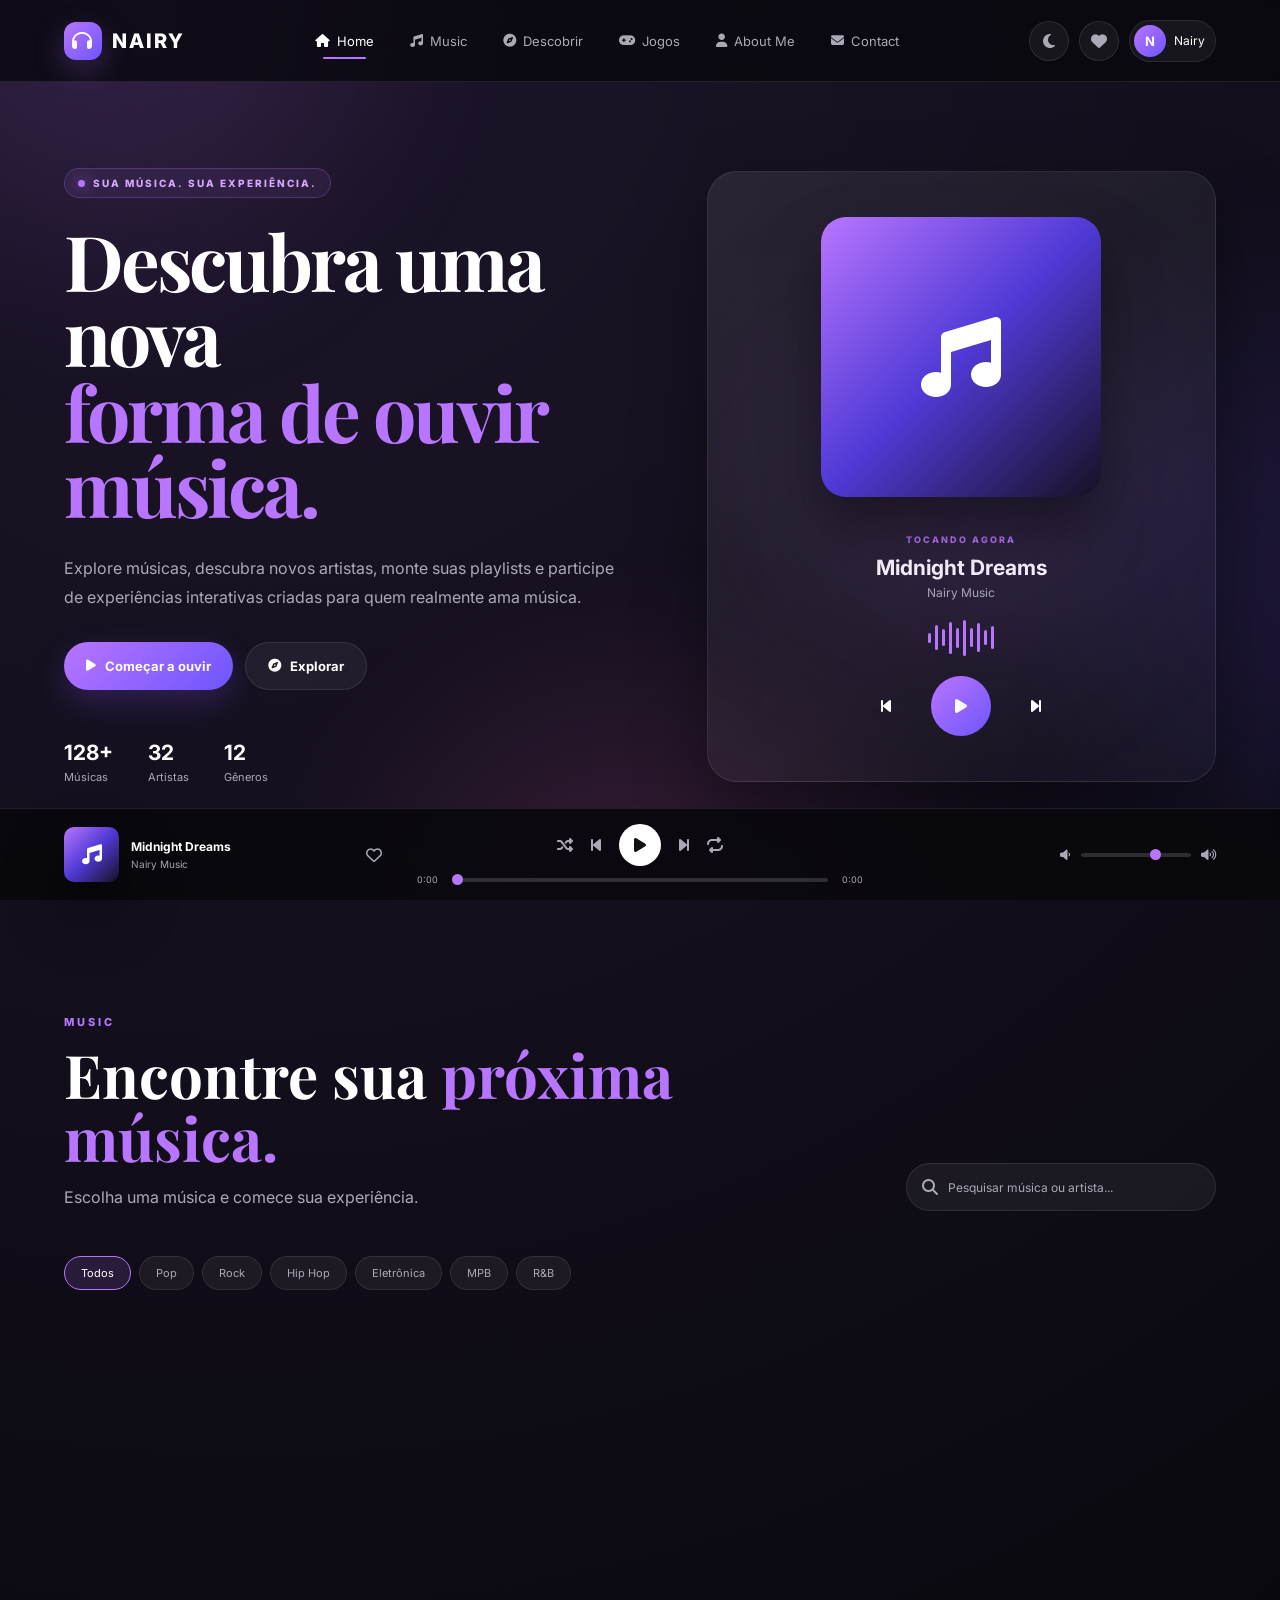
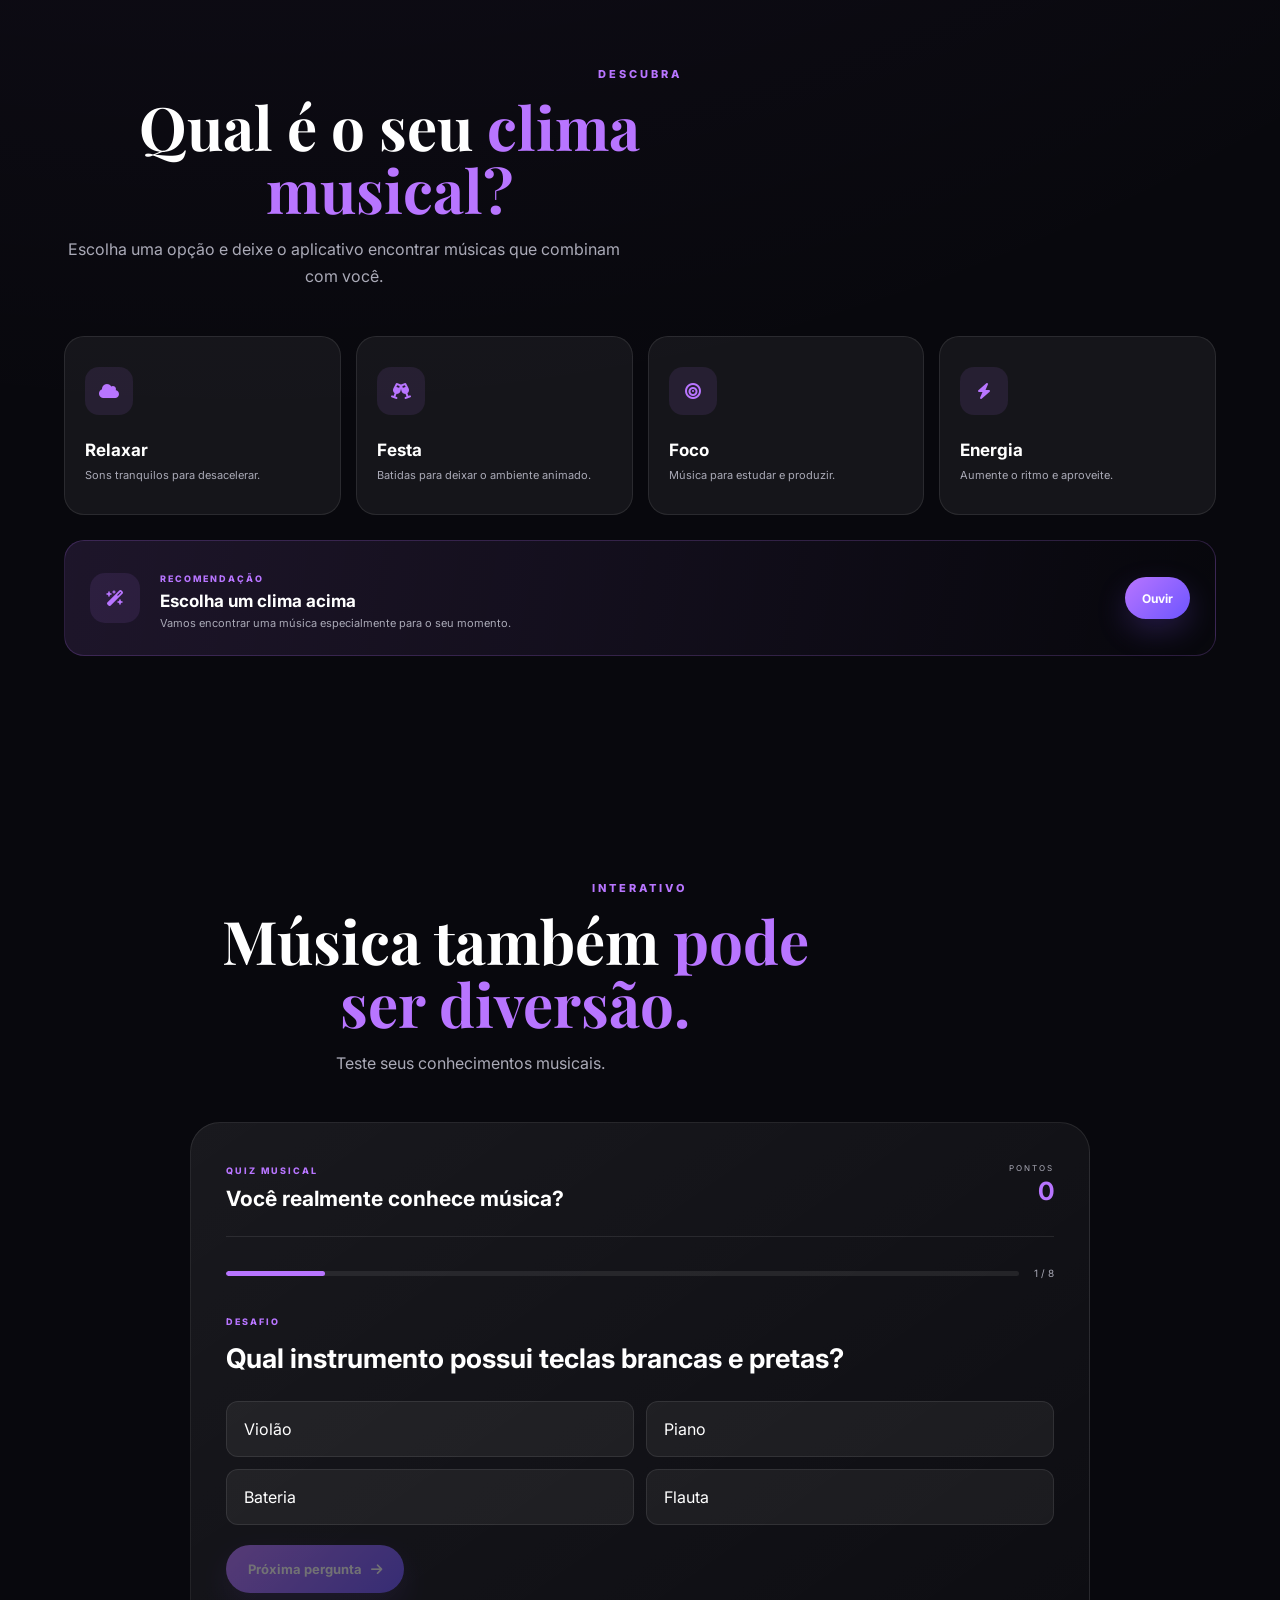
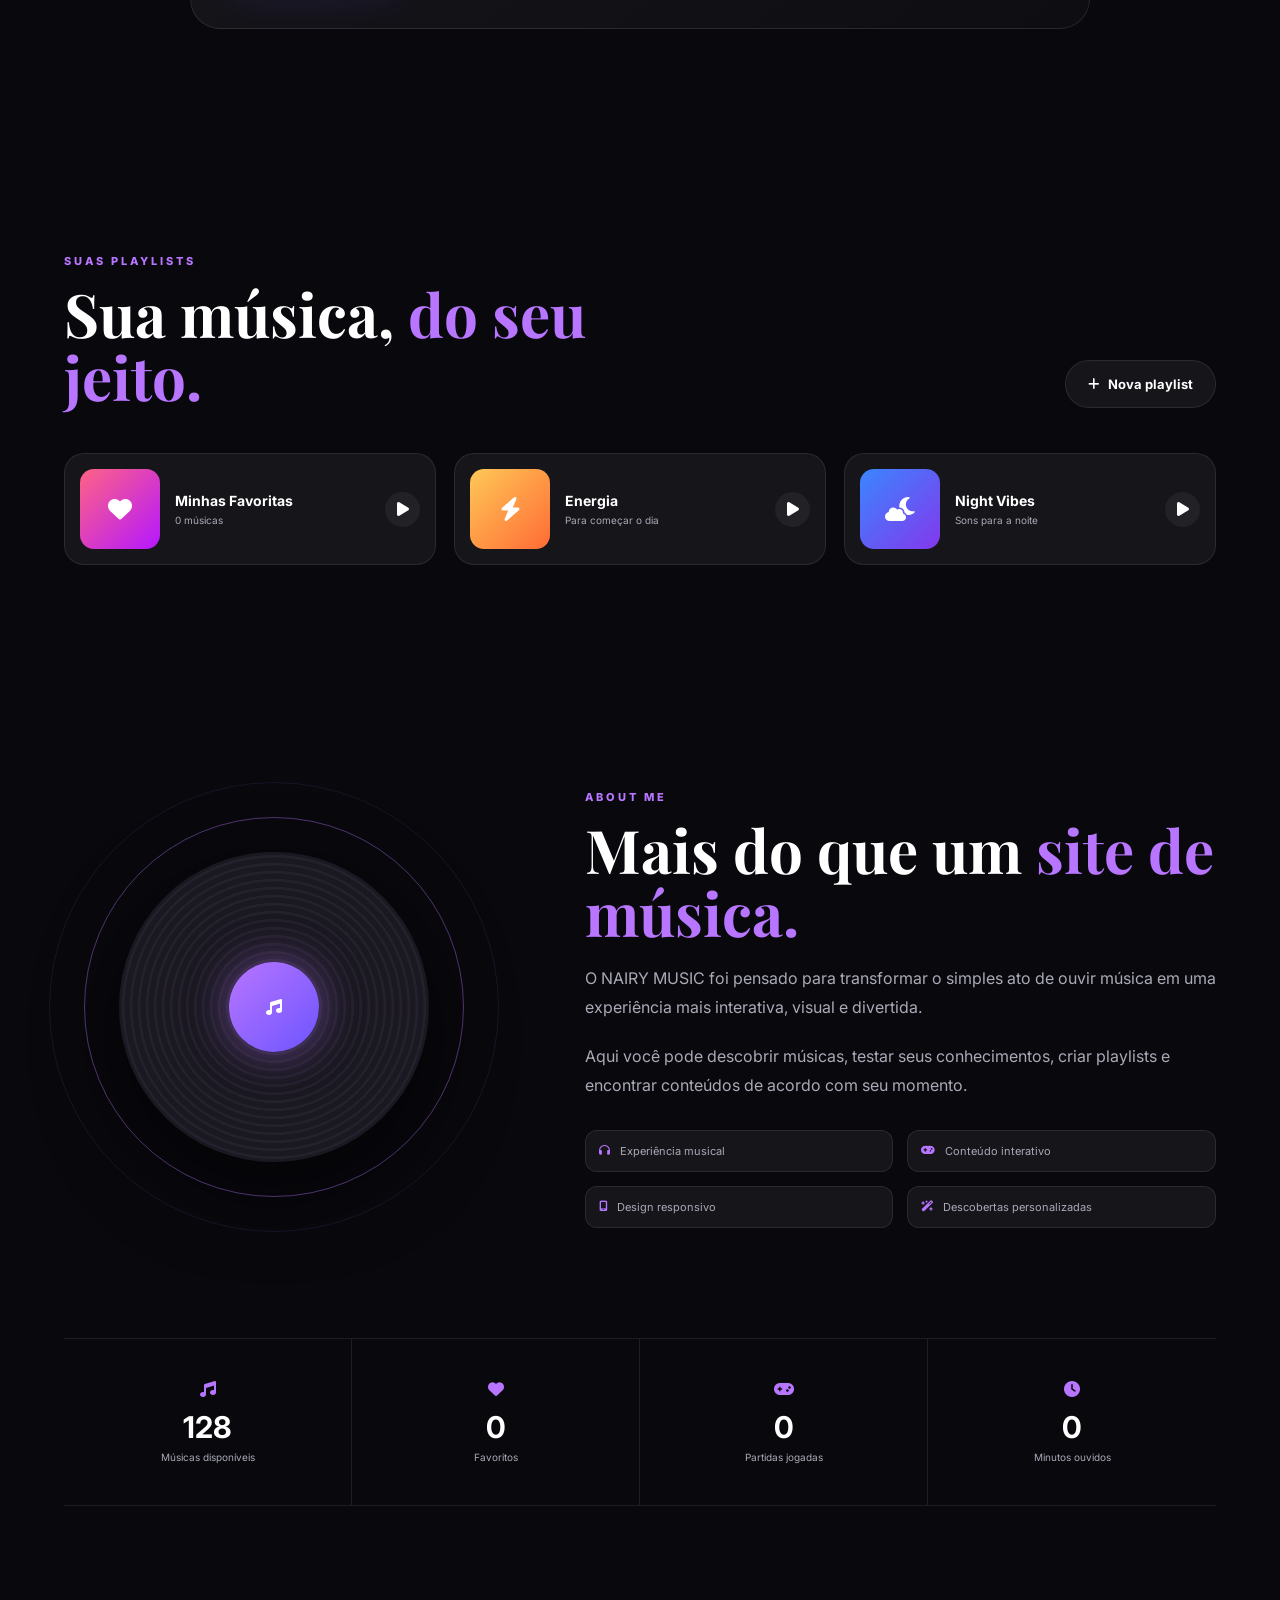
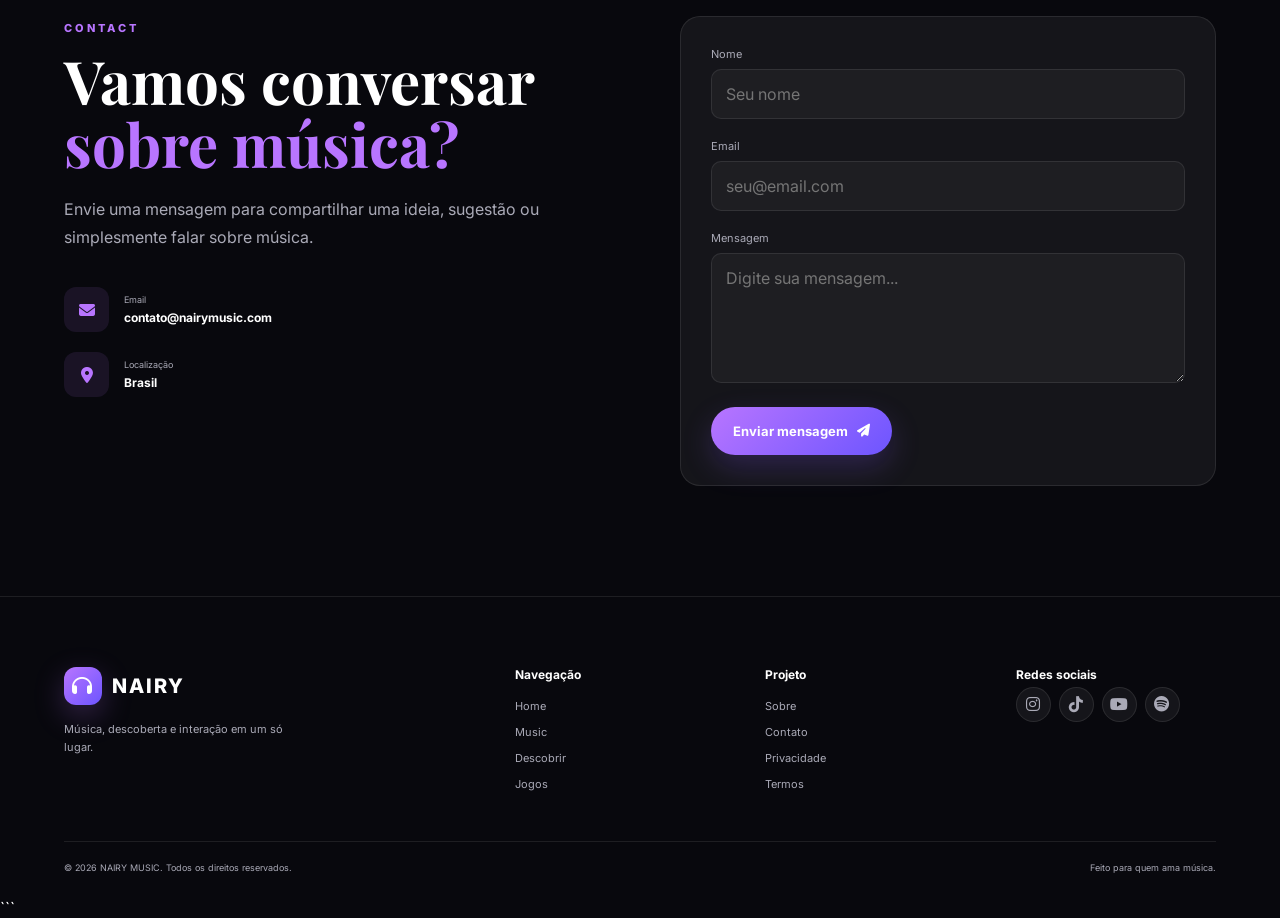
<file: index.html>
<!DOCTYPE html>
    <html lang="pt-BR">

    <head>
        <meta charset="UTF-8">
        <meta name="viewport" content="width=device-width, initial-scale=1.0">

        <title>NAIRY MUSIC</title>

        <meta
            name="description"
            content="NAIRY MUSIC - uma experiência interativa para descobrir, ouvir e conhecer música."
        >

        <link rel="preconnect" href="https://fonts.googleapis.com">
        <link rel="preconnect" href="https://fonts.gstatic.com" crossorigin>

        <link
            href="https://fonts.googleapis.com/css2?family=Inter:wght@300;400;500;600;700;800&family=Playfair+Display:wght@600;700&display=swap"
            rel="stylesheet"
        >

        <link
            rel="stylesheet"
            href="https://cdnjs.cloudflare.com/ajax/libs/font-awesome/6.5.2/css/all.min.css"
        >

        <link rel="stylesheet" href="style.css">
    </head>

    <body>

        <!-- ==========================================
            FUNDO / EFEITOS
        =========================================== -->

        <div class="background-effects">
            <div class="glow glow-one"></div>
            <div class="glow glow-two"></div>
            <div class="glow glow-three"></div>
        </div>

        <!-- ==========================================
            HEADER
        =========================================== -->

        <header class="header">

            <div class="logo-area">
                <button class="mobile-menu-btn" id="mobileMenuBtn">
                    <i class="fa-solid fa-bars"></i>
                </button>

                <a href="#home" class="logo">
                    <span class="logo-icon">
                        <i class="fa-solid fa-headphones"></i>
                    </span>

                    <span>NAIRY</span>
                </a>
            </div>

            <nav class="main-nav" id="mainNav">

                <a href="#home" class="nav-link active" data-section="home">
                    <i class="fa-solid fa-house"></i>
                    Home
                </a>

                <a href="#music" class="nav-link" data-section="music">
                    <i class="fa-solid fa-music"></i>
                    Music
                </a>

                <a href="#discover" class="nav-link" data-section="discover">
                    <i class="fa-solid fa-compass"></i>
                    Descobrir
                </a>

                <a href="jogos.html" class="nav-link" data-section="games">
                    <i class="fa-solid fa-gamepad"></i>
                    Jogos
                </a>

                <a href="#about" class="nav-link" data-section="about">
                    <i class="fa-solid fa-user"></i>
                    About Me
                </a>

                <a href="#contact" class="nav-link" data-section="contact">
                    <i class="fa-solid fa-envelope"></i>
                    Contact
                </a>

            </nav>

            <div class="header-actions">

                <button class="icon-button" id="themeBtn" title="Alterar tema">
                    <i class="fa-solid fa-moon"></i>
                </button>

                <button class="icon-button" id="favoritesBtn" title="Favoritos">
                    <i class="fa-solid fa-heart"></i>
                </button>

                <button class="profile-button" id="profileBtn">
                    <span class="profile-avatar">N</span>
                    <span class="profile-name">Nairy</span>
                </button>

            </div>

        </header>


        <!-- ==========================================
            MENU MOBILE
        =========================================== -->

        <div class="mobile-menu" id="mobileMenu">

            <div class="mobile-menu-header">

                <span class="logo">
                    <span class="logo-icon">
                        <i class="fa-solid fa-headphones"></i>
                    </span>

                    NAIRY
                </span>

                <button id="closeMobileMenu">
                    <i class="fa-solid fa-xmark"></i>
                </button>

            </div>

            <a href="#home" class="mobile-link">
                <i class="fa-solid fa-house"></i>
                Home
            </a>

            <a href="#music" class="mobile-link">
                <i class="fa-solid fa-music"></i>
                Music
            </a>

            <a href="#discover" class="mobile-link">
                <i class="fa-solid fa-compass"></i>
                Descobrir
            </a>

            <a href="jogos.html" class="mobile-link">
                <i class="fa-solid fa-gamepad"></i>
                Jogos
            </a>

            <a href="#about" class="mobile-link">
                <i class="fa-solid fa-user"></i>
                About Me
            </a>

            <a href="#contact" class="mobile-link">
                <i class="fa-solid fa-envelope"></i>
                Contact
            </a>

        </div>


        <!-- ==========================================
            CONTEÚDO PRINCIPAL
        =========================================== -->

        <main>

            <!-- ======================================
                HOME
            ======================================= -->

            <section id="home" class="section hero-section">

                <div class="hero-content">

                    <div class="hero-badge">
                        <span class="pulse"></span>
                        SUA MÚSICA. SUA EXPERIÊNCIA.
                    </div>

                    <h1>
                        Descubra uma nova
                        <span>forma de ouvir música.</span>
                    </h1>

                    <p>
                        Explore músicas, descubra novos artistas,
                        monte suas playlists e participe de experiências
                        interativas criadas para quem realmente ama música.
                    </p>

                    <div class="hero-buttons">

                        <button class="primary-button" id="startListeningBtn">
                            <i class="fa-solid fa-play"></i>
                            Começar a ouvir
                        </button>

                        <button class="secondary-button" id="discoverBtn">
                            <i class="fa-solid fa-compass"></i>
                            Explorar
                        </button>

                    </div>

                    <div class="hero-stats">

                        <div class="hero-stat">
                            <strong id="heroSongs">128+</strong>
                            <span>Músicas</span>
                        </div>

                        <div class="hero-stat">
                            <strong>32</strong>
                            <span>Artistas</span>
                        </div>

                        <div class="hero-stat">
                            <strong>12</strong>
                            <span>Gêneros</span>
                        </div>

                    </div>

                </div>


                <!-- DISCO MUSICAL -->

                <div class="hero-player-card">

                    <div class="album-glow"></div>

                    <div class="album-cover large-cover" id="heroCover">
                        <i class="fa-solid fa-music"></i>
                    </div>

                    <div class="hero-player-info">

                        <span class="small-label">
                            TOCANDO AGORA
                        </span>

                        <h3 id="heroSongTitle">
                            Midnight Dreams
                        </h3>

                        <p id="heroArtist">
                            Nairy Music
                        </p>

                    </div>

                    <div class="hero-wave">

                        <span></span>
                        <span></span>
                        <span></span>
                        <span></span>
                        <span></span>
                        <span></span>
                        <span></span>
                        <span></span>
                        <span></span>
                        <span></span>

                    </div>

                    <div class="hero-controls">

                        <button id="heroPrev">
                            <i class="fa-solid fa-backward-step"></i>
                        </button>

                        <button class="hero-play" id="heroPlay">
                            <i class="fa-solid fa-play"></i>
                        </button>

                        <button id="heroNext">
                            <i class="fa-solid fa-forward-step"></i>
                        </button>

                    </div>

                </div>

            </section>


            <!-- ======================================
                MUSIC
            ======================================= -->

            <section id="music" class="section">

                <div class="section-header">

                    <div>
                        <span class="section-tag">MUSIC</span>

                        <h2>
                            Encontre sua
                            <span>próxima música.</span>
                        </h2>

                        <p>
                            Escolha uma música e comece sua experiência.
                        </p>
                    </div>

                    <div class="search-container">

                        <i class="fa-solid fa-magnifying-glass"></i>

                        <input
                            type="text"
                            id="searchInput"
                            placeholder="Pesquisar música ou artista..."
                        >

                    </div>

                </div>


                <!-- CATEGORIAS -->

                <div class="categories" id="categories">

                    <button class="category active" data-category="Todos">
                        Todos
                    </button>

                    <button class="category" data-category="Pop">
                        Pop
                    </button>

                    <button class="category" data-category="Rock">
                        Rock
                    </button>

                    <button class="category" data-category="Hip Hop">
                        Hip Hop
                    </button>

                    <button class="category" data-category="Eletrônica">
                        Eletrônica
                    </button>

                    <button class="category" data-category="MPB">
                        MPB
                    </button>

                    <button class="category" data-category="R&B">
                        R&B
                    </button>

                </div>


                <!-- GRID DE MÚSICAS -->

                <div class="music-grid" id="musicGrid"></div>

            </section>


            <!-- ======================================
                PLAYER COMPLETO
            ======================================= -->

            <section class="full-player-section">

                <div class="full-player">

                    <div class="current-song">

                        <div class="album-cover small-cover" id="playerCover">
                            <i class="fa-solid fa-music"></i>
                        </div>

                        <div>

                            <h4 id="playerTitle">
                                Midnight Dreams
                            </h4>

                            <p id="playerArtist">
                                Nairy Music
                            </p>

                        </div>

                        <button class="heart-player" id="playerFavorite">
                            <i class="fa-regular fa-heart"></i>
                        </button>

                    </div>


                    <div class="player-main">

                        <div class="player-buttons">

                            <button id="shuffleBtn" title="Aleatório">
                                <i class="fa-solid fa-shuffle"></i>
                            </button>

                            <button id="prevBtn" title="Anterior">
                                <i class="fa-solid fa-backward-step"></i>
                            </button>

                            <button class="main-play" id="playBtn" title="Play">
                                <i class="fa-solid fa-play"></i>
                            </button>

                            <button id="nextBtn" title="Próxima">
                                <i class="fa-solid fa-forward-step"></i>
                            </button>

                            <button id="repeatBtn" title="Repetir">
                                <i class="fa-solid fa-repeat"></i>
                            </button>

                        </div>


                        <div class="progress-area">

                            <span id="currentTime">
                                0:00
                            </span>

                            <input
                                type="range"
                                id="progressBar"
                                min="0"
                                max="100"
                                value="0"
                            >

                            <span id="duration">
                                0:00
                            </span>

                        </div>

                    </div>


                    <div class="volume-control">

                        <i class="fa-solid fa-volume-low"></i>

                        <input
                            type="range"
                            id="volumeBar"
                            min="0"
                            max="100"
                            value="70"
                        >

                        <i class="fa-solid fa-volume-high"></i>

                    </div>

                </div>

            </section>


            <!-- ======================================
                DESCOBRIR
            ======================================= -->

            <section id="discover" class="section discover-section">

                <div class="section-header centered">

                    <span class="section-tag">
                        DESCUBRA
                    </span>

                    <h2>
                        Qual é o seu
                        <span>clima musical?</span>
                    </h2>

                    <p>
                        Escolha uma opção e deixe o aplicativo
                        encontrar músicas que combinam com você.
                    </p>

                </div>


                <div class="mood-grid">

                    <button class="mood-card" data-mood="Relaxar">

                        <div class="mood-icon">
                            <i class="fa-solid fa-cloud"></i>
                        </div>

                        <h3>Relaxar</h3>

                        <p>
                            Sons tranquilos para desacelerar.
                        </p>

                    </button>


                    <button class="mood-card" data-mood="Festa">

                        <div class="mood-icon">
                            <i class="fa-solid fa-champagne-glasses"></i>
                        </div>

                        <h3>Festa</h3>

                        <p>
                            Batidas para deixar o ambiente animado.
                        </p>

                    </button>


                    <button class="mood-card" data-mood="Foco">

                        <div class="mood-icon">
                            <i class="fa-solid fa-bullseye"></i>
                        </div>

                        <h3>Foco</h3>

                        <p>
                            Música para estudar e produzir.
                        </p>

                    </button>


                    <button class="mood-card" data-mood="Energia">

                        <div class="mood-icon">
                            <i class="fa-solid fa-bolt"></i>
                        </div>

                        <h3>Energia</h3>

                        <p>
                            Aumente o ritmo e aproveite.
                        </p>

                    </button>

                </div>


                <div class="recommendation-box" id="recommendationBox">

                    <div class="recommendation-icon">
                        <i class="fa-solid fa-wand-magic-sparkles"></i>
                    </div>

                    <div>

                        <span>
                            RECOMENDAÇÃO
                        </span>

                        <h3 id="recommendationTitle">
                            Escolha um clima acima
                        </h3>

                        <p id="recommendationText">
                            Vamos encontrar uma música especialmente
                            para o seu momento.
                        </p>

                    </div>

                    <button
                        class="primary-button small"
                        id="recommendationPlay"
                    >
                        Ouvir
                    </button>

                </div>

            </section>


            <!-- ======================================
                JOGOS
            ======================================= -->

            <section id="games" class="section games-section">

                <div class="section-header centered">

                    <span class="section-tag">
                        INTERATIVO
                    </span>

                    <h2>
                        Música também
                        <span>pode ser diversão.</span>
                    </h2>

                    <p>
                        Teste seus conhecimentos musicais.
                    </p>

                </div>


                <div class="game-container">

                    <div class="game-header">

                        <div>
                            <span>
                                QUIZ MUSICAL
                            </span>

                            <h3>
                                Você realmente conhece música?
                            </h3>
                        </div>

                        <div class="game-score">
                            <span>PONTOS</span>
                            <strong id="score">
                                0
                            </strong>
                        </div>

                    </div>


                    <div id="quizContent">

                        <div class="quiz-progress">

                            <div class="quiz-progress-bar">
                                <span id="quizProgress"></span>
                            </div>

                            <span id="questionNumber">
                                1 / 8
                            </span>

                        </div>


                        <div class="question-area">

                            <span class="question-category">
                                DESAFIO
                            </span>

                            <h3 id="question">
                                Qual instrumento possui teclas
                                brancas e pretas?
                            </h3>

                        </div>


                        <div class="answers" id="answers">

                            <button class="answer">
                                Violão
                            </button>

                            <button class="answer">
                                Piano
                            </button>

                            <button class="answer">
                                Bateria
                            </button>

                            <button class="answer">
                                Flauta
                            </button>

                        </div>

                        <button
                            class="primary-button next-question"
                            id="nextQuestion"
                            disabled
                        >
                            Próxima pergunta
                            <i class="fa-solid fa-arrow-right"></i>
                        </button>

                    </div>


                    <div
                        class="quiz-result hidden"
                        id="quizResult"
                    >

                        <div class="result-icon">
                            <i class="fa-solid fa-trophy"></i>
                        </div>

                        <span>
                            RESULTADO
                        </span>

                        <h3>
                            Quiz concluído!
                        </h3>

                        <p id="resultMessage">
                            Você terminou o desafio.
                        </p>

                        <strong id="finalScore">
                            0 pontos
                        </strong>

                        <button
                            class="primary-button"
                            id="restartQuiz"
                        >
                            Jogar novamente
                        </button>

                    </div>

                </div>

            </section>


            <!-- ======================================
                PLAYLISTS
            ======================================= -->

            <section class="section playlists-section">

                <div class="section-header">

                    <div>

                        <span class="section-tag">
                            SUAS PLAYLISTS
                        </span>

                        <h2>
                            Sua música,
                            <span>do seu jeito.</span>
                        </h2>

                    </div>

                    <button
                        class="secondary-button"
                        id="createPlaylistBtn"
                    >
                        <i class="fa-solid fa-plus"></i>
                        Nova playlist
                    </button>

                </div>


                <div class="playlist-grid" id="playlistGrid">

                    <div class="playlist-card">

                        <div class="playlist-cover gradient-one">
                            <i class="fa-solid fa-heart"></i>
                        </div>

                        <div class="playlist-info">

                            <h3>
                                Minhas Favoritas
                            </h3>

                            <p>
                                <span id="favoriteCount">
                                    0
                                </span>
                                músicas
                            </p>

                        </div>

                        <button class="playlist-play">
                            <i class="fa-solid fa-play"></i>
                        </button>

                    </div>


                    <div class="playlist-card">

                        <div class="playlist-cover gradient-two">
                            <i class="fa-solid fa-bolt"></i>
                        </div>

                        <div class="playlist-info">

                            <h3>
                                Energia
                            </h3>

                            <p>
                                Para começar o dia
                            </p>

                        </div>

                        <button class="playlist-play">
                            <i class="fa-solid fa-play"></i>
                        </button>

                    </div>


                    <div class="playlist-card">

                        <div class="playlist-cover gradient-three">
                            <i class="fa-solid fa-cloud-moon"></i>
                        </div>

                        <div class="playlist-info">

                            <h3>
                                Night Vibes
                            </h3>

                            <p>
                                Sons para a noite
                            </p>

                        </div>

                        <button class="playlist-play">
                            <i class="fa-solid fa-play"></i>
                        </button>

                    </div>

                </div>

            </section>


            <!-- ======================================
                SOBRE
            ======================================= -->

            <section id="about" class="section about-section">

                <div class="about-image">

                    <div class="about-disc">

                        <div class="disc-center">
                            <i class="fa-solid fa-music"></i>
                        </div>

                    </div>

                    <div class="about-decoration decoration-one"></div>
                    <div class="about-decoration decoration-two"></div>

                </div>


                <div class="about-content">

                    <span class="section-tag">
                        ABOUT ME
                    </span>

                    <h2>
                        Mais do que um
                        <span>site de música.</span>
                    </h2>

                    <p>
                        O NAIRY MUSIC foi pensado para transformar
                        o simples ato de ouvir música em uma experiência
                        mais interativa, visual e divertida.
                    </p>

                    <p>
                        Aqui você pode descobrir músicas, testar seus
                        conhecimentos, criar playlists e encontrar
                        conteúdos de acordo com seu momento.
                    </p>


                    <div class="about-features">

                        <div>
                            <i class="fa-solid fa-headphones"></i>
                            <span>
                                Experiência musical
                            </span>
                        </div>

                        <div>
                            <i class="fa-solid fa-gamepad"></i>
                            <span>
                                Conteúdo interativo
                            </span>
                        </div>

                        <div>
                            <i class="fa-solid fa-mobile-screen"></i>
                            <span>
                                Design responsivo
                            </span>
                        </div>

                        <div>
                            <i class="fa-solid fa-wand-magic-sparkles"></i>
                            <span>
                                Descobertas personalizadas
                            </span>
                        </div>

                    </div>

                </div>

            </section>


            <!-- ======================================
                ESTATÍSTICAS
            ======================================= -->

            <section class="stats-section">

                <div class="stat-box">

                    <i class="fa-solid fa-music"></i>

                    <strong id="statSongs">
                        128
                    </strong>

                    <span>
                        Músicas disponíveis
                    </span>

                </div>


                <div class="stat-box">

                    <i class="fa-solid fa-heart"></i>

                    <strong id="statFavorites">
                        0
                    </strong>

                    <span>
                        Favoritos
                    </span>

                </div>


                <div class="stat-box">

                    <i class="fa-solid fa-gamepad"></i>

                    <strong id="statGames">
                        0
                    </strong>

                    <span>
                        Partidas jogadas
                    </span>

                </div>


                <div class="stat-box">

                    <i class="fa-solid fa-clock"></i>

                    <strong id="statMinutes">
                        0
                    </strong>

                    <span>
                        Minutos ouvidos
                    </span>

                </div>

            </section>


            <!-- ======================================
                CONTATO
            ======================================= -->

            <section id="contact" class="section contact-section">

                <div class="contact-content">

                    <span class="section-tag">
                        CONTACT
                    </span>

                    <h2>
                        Vamos conversar
                        <span>sobre música?</span>
                    </h2>

                    <p>
                        Envie uma mensagem para compartilhar uma ideia,
                        sugestão ou simplesmente falar sobre música.
                    </p>


                    <div class="contact-information">

                        <div class="contact-item">

                            <div class="contact-icon">
                                <i class="fa-solid fa-envelope"></i>
                            </div>

                            <div>
                                <span>Email</span>
                                <strong>
                                    contato@nairymusic.com
                                </strong>
                            </div>

                        </div>


                        <div class="contact-item">

                            <div class="contact-icon">
                                <i class="fa-solid fa-location-dot"></i>
                            </div>

                            <div>
                                <span>Localização</span>
                                <strong>
                                    Brasil
                                </strong>
                            </div>

                        </div>

                    </div>

                </div>


                <form class="contact-form" id="contactForm">

                    <div class="form-group">

                        <label for="contactName">
                            Nome
                        </label>

                        <input
                            type="text"
                            id="contactName"
                            placeholder="Seu nome"
                            required
                        >

                    </div>


                    <div class="form-group">

                        <label for="contactEmail">
                            Email
                        </label>

                        <input
                            type="email"
                            id="contactEmail"
                            placeholder="seu@email.com"
                            required
                        >

                    </div>


                    <div class="form-group">

                        <label for="contactMessage">
                            Mensagem
                        </label>

                        <textarea
                            id="contactMessage"
                            rows="5"
                            placeholder="Digite sua mensagem..."
                            required
                        ></textarea>

                    </div>


                    <button
                        type="submit"
                        class="primary-button"
                    >
                        Enviar mensagem
                        <i class="fa-solid fa-paper-plane"></i>
                    </button>

                </form>

            </section>

        </main>


        <!-- ==========================================
            FOOTER
        =========================================== -->

        <footer class="footer">

            <div class="footer-main">

                <div class="footer-brand">

                    <a href="#home" class="logo">

                        <span class="logo-icon">
                            <i class="fa-solid fa-headphones"></i>
                        </span>

                        NAIRY

                    </a>

                    <p>
                        Música, descoberta e interação
                        em um só lugar.
                    </p>

                </div>


                <div class="footer-links">

                    <h4>
                        Navegação
                    </h4>

                    <a href="#home">Home</a>
                    <a href="#music">Music</a>
                    <a href="#discover">Descobrir</a>
                    <a href="jogos.html">Jogos</a>

                </div>


                <div class="footer-links">

                    <h4>
                        Projeto
                    </h4>

                    <a href="#about">Sobre</a>
                    <a href="#contact">Contato</a>
                    <a href="#">Privacidade</a>
                    <a href="#">Termos</a>

                </div>


                <div class="footer-social">

                    <h4>
                        Redes sociais
                    </h4>

                    <div>

                        <a href="#" title="Instagram">
                            <i class="fa-brands fa-instagram"></i>
                        </a>

                        <a href="#" title="TikTok">
                            <i class="fa-brands fa-tiktok"></i>
                        </a>

                        <a href="#" title="YouTube">
                            <i class="fa-brands fa-youtube"></i>
                        </a>

                        <a href="#" title="Spotify">
                            <i class="fa-brands fa-spotify"></i>
                        </a>

                    </div>

                </div>

            </div>


            <div class="footer-bottom">

                <span>
                    © 2026 NAIRY MUSIC.
                    Todos os direitos reservados.
                </span>

                <span>
                    Feito para quem ama música.
                </span>

            </div>

        </footer>


        <!-- ==========================================
            MODAL PERFIL
        =========================================== -->

        <div class="modal" id="profileModal">

            <div class="modal-content">

                <button class="modal-close" data-close="profileModal">
                    <i class="fa-solid fa-xmark"></i>
                </button>

                <div class="modal-avatar">
                    N
                </div>

                <h2>
                    Nairy
                </h2>

                <p>
                    Explorador musical
                </p>

                <div class="profile-stat-grid">

                    <div>
                        <strong id="modalFavorites">
                            0
                        </strong>
                        <span>Favoritos</span>
                    </div>

                    <div>
                        <strong id="modalGames">
                            0
                        </strong>
                        <span>Jogos</span>
                    </div>

                    <div>
                        <strong id="modalMinutes">
                            0
                        </strong>
                        <span>Minutos</span>
                    </div>

                </div>

                <button
                    class="primary-button"
                    data-close="profileModal"
                >
                    Fechar
                </button>

            </div>

        </div>


        <!-- ==========================================
            MODAL FAVORITOS
        =========================================== -->

        <div class="modal" id="favoritesModal">

            <div class="modal-content favorites-modal">

                <button class="modal-close" data-close="favoritesModal">
                    <i class="fa-solid fa-xmark"></i>
                </button>

                <span class="section-tag">
                    SUA COLEÇÃO
                </span>

                <h2>
                    Músicas favoritas
                </h2>

                <div
                    class="favorites-list"
                    id="favoritesList"
                ></div>

            </div>

        </div>


        <!-- ==========================================
            MODAL NOVA PLAYLIST
        =========================================== -->

        <div class="modal" id="playlistModal">

            <div class="modal-content">

                <button class="modal-close" data-close="playlistModal">
                    <i class="fa-solid fa-xmark"></i>
                </button>

                <span class="section-tag">
                    NOVA PLAYLIST
                </span>

                <h2>
                    Criar playlist
                </h2>

                <div class="form-group">

                    <label for="playlistName">
                        Nome da playlist
                    </label>

                    <input
                        type="text"
                        id="playlistName"
                        placeholder="Ex: Minhas músicas"
                    >

                </div>

                <button
                    class="primary-button"
                    id="savePlaylistBtn"
                >
                    Criar playlist
                </button>

            </div>

        </div>


        <!-- ==========================================
            TOAST
        =========================================== -->

        <div class="toast" id="toast">

            <i class="fa-solid fa-circle-check"></i>

            <span id="toastMessage">
                Ação realizada!
            </span>

        </div>


        <!-- ==========================================
            AUDIO
        =========================================== -->

        <audio id="audioPlayer"></audio>


        <script src="script.js"></script>

    </body>

    </html>
    ```
</file>
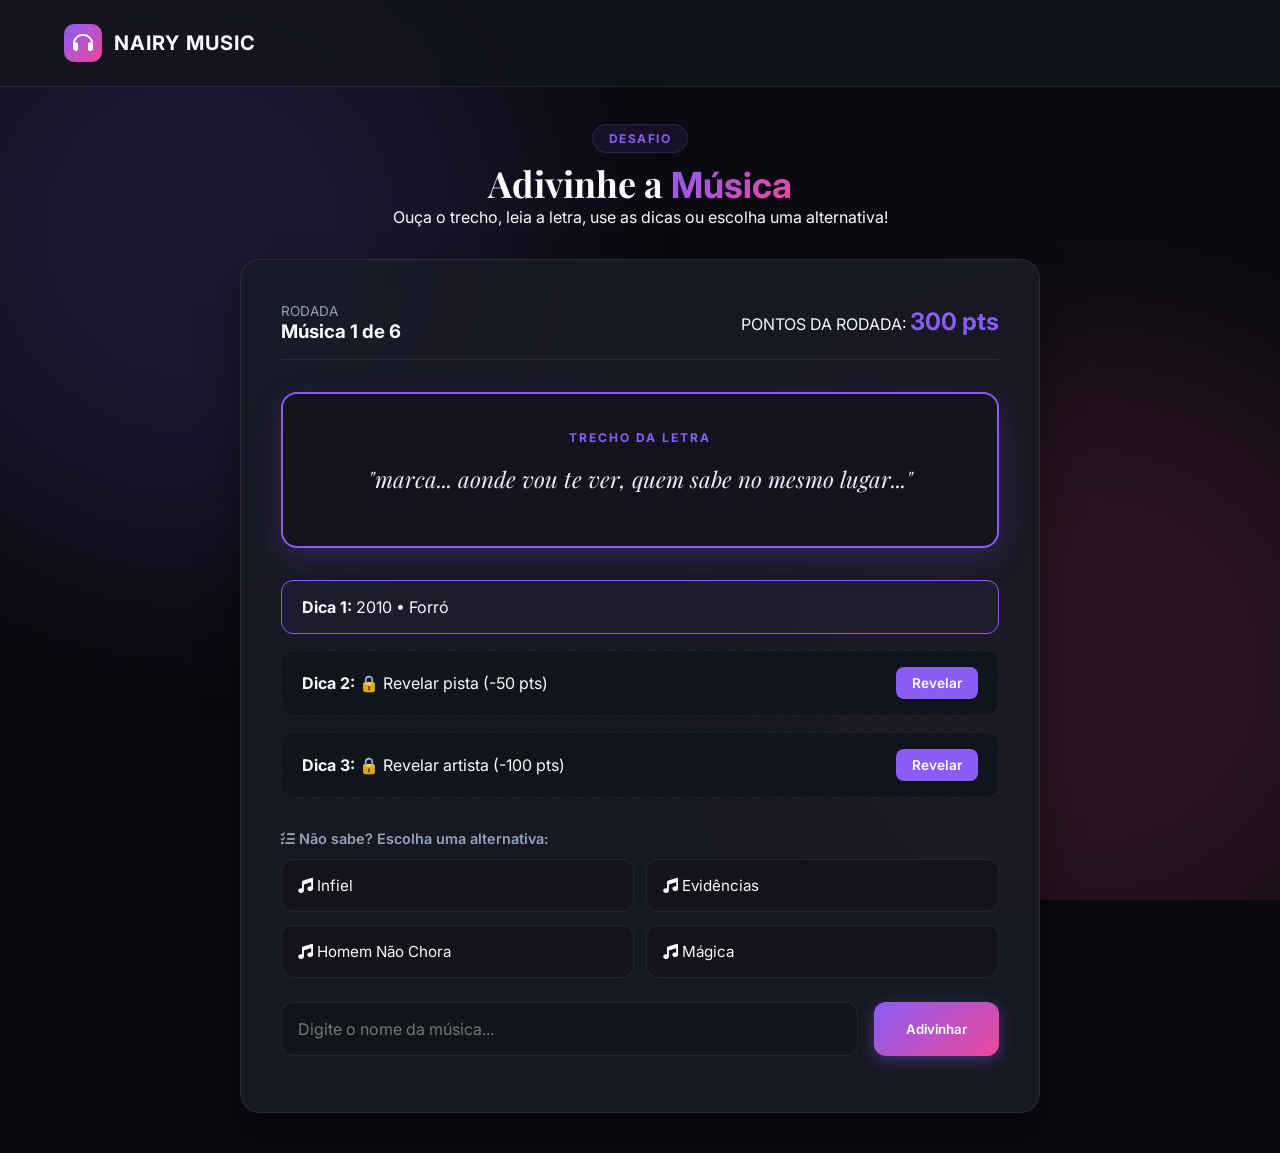
<file: advinha-musica.html>
<!DOCTYPE html>
<html lang="pt-BR">

<head>
    <meta charset="UTF-8">
    <meta name="viewport" content="width=device-width, initial-scale=1.0">

    <title>NAIRY MUSIC - Adivinhe a Música</title>

    <meta name="description"
        content="NAIRY MUSIC - Desafio interativo de adivinhar músicas através de trechos de letras, áudio e alternativas.">

    <link rel="preconnect" href="https://fonts.googleapis.com">
    <link rel="preconnect" href="https://fonts.gstatic.com" crossorigin>

    <link href="https://fonts.googleapis.com/css2?family=Inter:wght@300;400;500;600;700;800&family=Playfair+Display:wght@600;700&display=swap"
        rel="stylesheet">

    <link rel="stylesheet"
        href="https://cdnjs.cloudflare.com/ajax/libs/font-awesome/6.5.2/css/all.min.css">

    <style>

        :root {
            --bg-primary: #0a0b10;
            --bg-secondary: #12141c;
            --bg-card: rgba(25, 28, 38, 0.85);

            --border-color: rgba(255, 255, 255, 0.08);

            --accent: #8b5cf6;
            --accent-glow: rgba(139, 92, 246, 0.4);
            --accent-secondary: #ec4899;

            --text-main: #f8fafc;
            --text-muted: #94a3b8;

            --success: #10b981;
            --error: #ef4444;

            --transition: all 0.3s ease;
        }

        * {
            margin: 0;
            padding: 0;
            box-sizing: border-box;
            font-family: 'Inter', sans-serif;
        }

        body {
            background-color: var(--bg-primary);
            color: var(--text-main);

            min-height: 100vh;

            display: flex;
            flex-direction: column;
        }

        .background-effects {
            position: fixed;
            top: 0;
            left: 0;

            width: 100%;
            height: 100%;

            pointer-events: none;
            z-index: -1;

            overflow: hidden;
        }

        .glow {
            position: absolute;

            border-radius: 50%;

            filter: blur(100px);

            opacity: 0.15;
        }

        .glow-one {
            top: -10%;
            left: -10%;

            width: 50vw;
            height: 50vw;

            background: var(--accent);
        }

        .glow-two {
            bottom: -10%;
            right: -10%;

            width: 50vw;
            height: 50vw;

            background: var(--accent-secondary);
        }

        /* HEADER */

        .header {
            display: flex;

            justify-content: space-between;
            align-items: center;

            padding: 1.5rem 5%;

            background: rgba(18, 20, 28, 0.8);

            backdrop-filter: blur(12px);

            border-bottom: 1px solid var(--border-color);
        }

        .logo {
            display: flex;

            align-items: center;

            gap: 0.75rem;

            text-decoration: none;

            color: var(--text-main);

            font-weight: 700;

            font-size: 1.25rem;

            letter-spacing: 1px;
        }

        .logo-icon {
            background: linear-gradient(
                135deg,
                var(--accent),
                var(--accent-secondary)
            );

            width: 38px;
            height: 38px;

            display: flex;

            align-items: center;
            justify-content: center;

            border-radius: 10px;

            color: white;
        }

        /* MAIN */

        main {
            flex: 1;

            max-width: 800px;

            width: 90%;

            margin: 2.5rem auto;

            display: flex;

            flex-direction: column;

            gap: 2rem;
        }

        .section-header {
            text-align: center;
        }

        .section-tag {
            background: rgba(139, 92, 246, 0.1);

            color: var(--accent);

            padding: 0.35rem 1rem;

            border-radius: 50px;

            font-size: 0.75rem;

            font-weight: 700;

            letter-spacing: 1.5px;

            text-transform: uppercase;

            border: 1px solid rgba(139, 92, 246, 0.2);
        }

        h2 {
            font-size: 2.25rem;

            margin-top: 0.75rem;

            font-family: 'Playfair Display', serif;
        }

        h2 span {
            background: linear-gradient(
                135deg,
                var(--accent),
                var(--accent-secondary)
            );

            -webkit-background-clip: text;

            -webkit-text-fill-color: transparent;
        }

        /* CARD */

        .game-card {
            background: var(--bg-card);

            border: 1px solid var(--border-color);

            backdrop-filter: blur(16px);

            border-radius: 20px;

            padding: 2.5rem;

            box-shadow:
                0 20px 40px rgba(0, 0, 0, 0.4);
        }

        .game-header-info {
            display: flex;

            justify-content: space-between;

            align-items: center;

            margin-bottom: 2rem;

            border-bottom: 1px solid var(--border-color);

            padding-bottom: 1rem;
        }

        .score-box strong {
            color: var(--accent);

            font-size: 1.5rem;
        }

        /* LETRA */

        .lyric-challenge-box {
            background: rgba(18, 20, 28, 0.95);

            border: 2px solid var(--accent);

            padding: 2rem;

            border-radius: 16px;

            text-align: center;

            margin-bottom: 2rem;

            box-shadow:
                0 10px 30px rgba(139, 92, 246, 0.2);
        }

        .lyric-text {
            font-family: 'Playfair Display', serif;

            font-size: 1.4rem;

            font-style: italic;

            color: #f3e8ff;

            margin: 1rem 0;

            line-height: 1.6;
        }

        /* AUDIO */

        .audio-play-btn {
            background: linear-gradient(
                135deg,
                var(--accent),
                var(--accent-secondary)
            );

            color: white;

            border: none;

            padding: 0.75rem 1.5rem;

            border-radius: 50px;

            font-weight: 600;

            font-size: 0.95rem;

            cursor: pointer;

            display: inline-flex;

            align-items: center;

            gap: 0.5rem;

            margin-top: 0.5rem;

            transition: var(--transition);

            box-shadow: 0 4px 15px var(--accent-glow);
        }

        .audio-play-btn:hover {
            transform: scale(1.05);
        }

        /* DICAS */

        .clues-container {
            display: flex;

            flex-direction: column;

            gap: 1rem;

            margin-bottom: 2rem;
        }

        .clue-box {
            background: rgba(18, 20, 28, 0.9);

            border: 1px dashed var(--border-color);

            padding: 1rem 1.25rem;

            border-radius: 12px;

            display: flex;

            justify-content: space-between;

            align-items: center;

            transition: var(--transition);
        }

        .clue-box.revealed {
            border-style: solid;

            border-color: var(--accent);

            background: rgba(139, 92, 246, 0.05);
        }

        .reveal-btn {
            background: var(--accent);

            color: white;

            border: none;

            padding: 0.5rem 1rem;

            border-radius: 8px;

            font-size: 0.85rem;

            font-weight: 600;

            cursor: pointer;

            transition: var(--transition);
        }

        .reveal-btn:hover {
            opacity: 0.9;
        }

        /* ALTERNATIVAS */

        .options-title {
            font-size: 0.9rem;

            color: var(--text-muted);

            margin-bottom: 0.75rem;

            font-weight: 600;
        }

        .options-container {
            display: grid;

            grid-template-columns: 1fr 1fr;

            gap: 0.8rem;

            margin-bottom: 1.5rem;
        }

        .option-btn {
            background: rgba(18, 20, 28, 0.95);

            border: 1px solid var(--border-color);

            color: var(--text-main);

            padding: 1rem;

            border-radius: 12px;

            cursor: pointer;

            text-align: left;

            font-size: 0.95rem;

            transition: var(--transition);
        }

        .option-btn:hover {
            border-color: var(--accent);

            background: rgba(139, 92, 246, 0.1);

            transform: translateY(-2px);
        }

        .option-btn.correct {
            border-color: var(--success);

            background: rgba(16, 185, 129, 0.15);

            color: #6ee7b7;
        }

        .option-btn.wrong {
            border-color: var(--error);

            background: rgba(239, 68, 68, 0.12);

            color: #fca5a5;
        }

        /* INPUT */

        .guess-input-area {
            display: flex;

            gap: 1rem;
        }

        .guess-input-area input {
            flex: 1;

            background: var(--bg-secondary);

            border: 1px solid var(--border-color);

            padding: 1rem;

            border-radius: 12px;

            color: white;

            font-size: 1rem;

            outline: none;
        }

        .guess-input-area input:focus {
            border-color: var(--accent);
        }

        .primary-btn {
            background: linear-gradient(
                135deg,
                var(--accent),
                var(--accent-secondary)
            );

            color: white;

            border: none;

            padding: 0 2rem;

            border-radius: 12px;

            font-weight: 600;

            cursor: pointer;

            transition: var(--transition);

            box-shadow: 0 4px 15px var(--accent-glow);
        }

        .primary-btn:hover {
            transform: translateY(-2px);
        }

        /* RESULTADO */

        .result-screen {
            text-align: center;

            padding: 2rem 0;

            display: flex;

            flex-direction: column;

            align-items: center;

            gap: 1rem;
        }

        .result-screen i {
            font-size: 4rem;

            color: #f59e0b;

            margin-bottom: 0.5rem;
        }

        /* RESPONSIVO */

        @media (max-width: 600px) {

            .game-card {
                padding: 1.5rem;
            }

            .game-header-info {
                gap: 1rem;
            }

            .options-container {
                grid-template-columns: 1fr;
            }

            .guess-input-area {
                flex-direction: column;
            }

            .primary-btn {
                padding: 1rem;
            }

            h2 {
                font-size: 1.8rem;
            }
        }

    </style>
</head>

<body>

<div class="background-effects">
    <div class="glow glow-one"></div>
    <div class="glow glow-two"></div>
</div>

<header class="header">

    <a href="#" class="logo">

        <span class="logo-icon">
            <i class="fa-solid fa-headphones"></i>
        </span>

        <span>NAIRY MUSIC</span>

    </a>

</header>

<main>

    <div class="section-header">

        <span class="section-tag">
            DESAFIO
        </span>

        <h2>
            Adivinhe a <span>Música</span>
        </h2>

        <p>
            Ouça o trecho, leia a letra, use as dicas ou escolha uma alternativa!
        </p>

    </div>

    <div class="game-card" id="guessCard">

        <div class="game-header-info">

            <div>

                <span style="font-size: 0.85rem; color: var(--text-muted);">
                    RODADA
                </span>

                <h3 id="guessRoundTitle">
                    Música 1 de 6
                </h3>

            </div>

            <div class="score-box">

                <span>
                    PONTOS DA RODADA:
                </span>

                <strong id="guessRoundPoints">
                    300 pts
                </strong>

            </div>

        </div>


        <!-- LETRA -->

        <div class="lyric-challenge-box">

            <span style="
                font-size: 0.75rem;
                color: var(--accent);
                letter-spacing: 2px;
                font-weight: 700;
            ">
                TRECHO DA LETRA
            </span>

            <p class="lyric-text" id="lyricDisplay">
                "Carregando trecho..."
            </p>

        </div>


        <!-- DICAS -->

        <div class="clues-container">

            <div class="clue-box revealed">

                <span>

                    <strong>
                        Dica 1:
                    </strong>

                    <span id="clue1Text">
                        Carregando...
                    </span>

                </span>

            </div>


            <div class="clue-box" id="clue2Box">

                <span>

                    <strong>
                        Dica 2:
                    </strong>

                    <span id="clue2Text">
                        🔒 Revelar pista (-50 pts)
                    </span>

                </span>

                <button class="reveal-btn"
                    id="btnReveal2"
                    onclick="revealClue(2)">

                    Revelar

                </button>

            </div>


            <div class="clue-box" id="clue3Box">

                <span>

                    <strong>
                        Dica 3:
                    </strong>

                    <span id="clue3Text">
                        🔒 Revelar artista (-100 pts)
                    </span>

                </span>

                <button class="reveal-btn"
                    id="btnReveal3"
                    onclick="revealClue(3)">

                    Revelar

                </button>

            </div>

        </div>


        <!-- ALTERNATIVAS -->

        <div>

            <div class="options-title">
                <i class="fa-solid fa-list-check"></i>
                Não sabe? Escolha uma alternativa:
            </div>

            <div class="options-container"
                id="optionsContainer">
            </div>

        </div>


        <!-- CAMPO DE RESPOSTA -->

        <div class="guess-input-area">

            <input
                type="text"
                id="guessInput"
                placeholder="Digite o nome da música..."
                onkeypress="checkEnterGuess(event)"
            >

            <button
                class="primary-btn"
                onclick="submitGuess()">

                Adivinhar

            </button>

        </div>


        <p id="guessFeedback"
            style="
                margin-top: 1rem;
                font-weight: 600;
                text-align: center;
            ">
        </p>

    </div>

</main>


<script>

const guessSongs = [

    {
        title: "mágica",
        display: "Mágica",

        genre: "2010 • Forró",

        emojis: "❤️ 🎶 💃",

        lyric:
            "marca... aonde vou te ver, quem sabe no mesmo lugar...",

        artist:
            "Calcinha Preta",

        notes:
            [330, 392, 440, 523]
    },


    {
        title: "homem não chora",
        display: "Homem Não Chora",

        genre: "1983 • Pop",

        emojis: "👟 🕴️ 💎",

        lyric:
            "você foi a culpada desse amor se acabar, você quem destruiu a minha vida...",

        artist:
            "Pablo",

        notes:
            [220, 247, 261, 293]
    },


    {
        title: "infiel",
        display: "Infiel",

        genre: "2015 • Sertanejo",

        emojis: "💔 🚪 😢",

        lyric:
            "estou te expulsando do meu coração, assume as consequências dessa traição...",

        artist:
            "Marília Mendonça",

        notes:
            [146, 196, 220, 233]
    },


    {
        title: "tempo perdido",
        display: "Tempo Perdido",

        genre: "1986 • Rock Nacional",

        emojis: "⏳ ❤️ 🎸",

        lyric:
            "então me abraça forte, me diz mais uma vez que já estamos distantes de tudo...",

        artist:
            "Legião Urbana",

        notes:
            [261, 329, 392, 523]
    },


    {
        title: "nada é para sempre",
        display: "Nada É Para Sempre",

        genre: "2016 • Eletrônica",

        emojis: "🎧 🌙 ❤️",

        lyric:
            "somos como areia e mar, somos como céu e lua, carne e unha...",

        artist:
            "Desejo de Menina",

        notes:
            [440, 523, 659, 880]
    },


    {
        title: "evidências",
        display: "Evidências",

        genre: "1990 • Sertanejo",

        emojis: "🎤 💔 ❤️",

        lyric:
            "E nessa loucura de dizer que não te quero, vou negando as aparências...",

        artist:
            "Chitãozinho & Xororó",

        notes:
            [392, 440, 493, 587]
    }

];


let currentGuessIndex = 0;

let roundPoints = 300;

let audioCtx = null;

// Guarda o HTML original do jogo para poder reiniciar
const initialGameCardHTML =
    document.getElementById('guessCard').innerHTML;

/* ==========================================
   ÁUDIO
========================================== */

function playSongSnippet() {

    if (!audioCtx) {

        audioCtx =
            new (
                window.AudioContext ||
                window.webkitAudioContext
            )();

    }

    if (audioCtx.state === 'suspended') {
        audioCtx.resume();
    }

    const currentSong =
        guessSongs[currentGuessIndex];

    const notes =
        currentSong.notes || [440, 523, 659];


    notes.forEach((freq, index) => {

        const osc =
            audioCtx.createOscillator();

        const gain =
            audioCtx.createGain();


        osc.type = 'sine';

        const startTime =
            audioCtx.currentTime +
            (index * 0.25);


        osc.frequency.setValueAtTime(
            freq,
            startTime
        );

        gain.gain.setValueAtTime(
            0.2,
            startTime
        );


        gain.gain.exponentialRampToValueAtTime(
            0.001,
            startTime + 0.3
        );


        osc.connect(gain);

        gain.connect(
            audioCtx.destination
        );


        osc.start(startTime);

        osc.stop(
            startTime + 0.35
        );

    });

}

function restartGame() {

    const card = document.getElementById('guessCard');

    // Restaura toda a estrutura original do jogo
    card.innerHTML = initialGameCardHTML;

    // Volta para a primeira música
    currentGuessIndex = 0;

    // Restaura a pontuação
    roundPoints = 300;

    // Carrega novamente a primeira rodada
    loadGuessRound();
}

/* ==========================================
   INICIAR JOGO
========================================== */

function initGuessGame() {

    currentGuessIndex = 0;

    loadGuessRound();

}


/* ==========================================
   CARREGAR RODADA
========================================== */

function loadGuessRound() {

    if (
        currentGuessIndex >=
        guessSongs.length
    ) {

        document.getElementById('guessCard').innerHTML = `

            <div class="result-screen">

                <i class="fa-solid fa-trophy"></i>

                <h3>
                    Parabéns!
                </h3>

                <p>
                    Você concluiu todas as músicas!
                </p>

            <button
                class="primary-btn"
                onclick="restartGame()"
                style="
                    padding: 1rem 2rem;
                    margin-top: 1rem;
                ">

                <i class="fa-solid fa-rotate-right"></i>
                Jogar Novamente

            </button>

            </div>

        `;

        return;

    }


    roundPoints = 300;


    const song =
        guessSongs[currentGuessIndex];


    document.getElementById(
        'guessRoundTitle'
    ).innerText =
        `Música ${currentGuessIndex + 1} de ${guessSongs.length}`;


    document.getElementById(
        'guessRoundPoints'
    ).innerText =
        `${roundPoints} pts`;


    document.getElementById(
        'lyricDisplay'
    ).innerText =
        `"${song.lyric}"`;


    document.getElementById(
        'clue1Text'
    ).innerText =
        song.genre;


    /* RESETAR DICAS */

    document.getElementById(
        'clue2Box'
    ).className =
        "clue-box";


    document.getElementById(
        'clue2Text'
    ).innerText =
        "🔒 Revelar pista (-50 pts)";


    document.getElementById(
        'btnReveal2'
    ).style.display =
        "inline-block";


    document.getElementById(
        'clue3Box'
    ).className =
        "clue-box";


    document.getElementById(
        'clue3Text'
    ).innerText =
        "🔒 Revelar artista (-100 pts)";


    document.getElementById(
        'btnReveal3'
    ).style.display =
        "inline-block";


    /* RESETAR INPUT */

    document.getElementById(
        'guessInput'
    ).value = "";


    document.getElementById(
        'guessFeedback'
    ).innerText = "";


    /* CRIAR ALTERNATIVAS */

    createOptions();

}


/* ==========================================
   CRIAR ALTERNATIVAS
========================================== */

function createOptions() {

    const container =
        document.getElementById(
            'optionsContainer'
        );

    container.innerHTML = "";


    const currentSong =
        guessSongs[currentGuessIndex];


    /*
      Pega 3 músicas diferentes
      para criar alternativas falsas.
    */

    let otherSongs =
        guessSongs.filter(
            (_, index) =>
                index !== currentGuessIndex
        );


    /*
      Embaralha as músicas
    */

    otherSongs =
        otherSongs.sort(
            () => Math.random() - 0.5
        );


    /*
      Junta a resposta correta
      com 3 respostas falsas.
    */

    let options = [

        currentSong.display,

        otherSongs[0].display,

        otherSongs[1].display,

        otherSongs[2].display

    ];


    /*
      Embaralha novamente
      para a resposta correta
      não ficar sempre na mesma posição.
    */

    options =
        options.sort(
            () => Math.random() - 0.5
        );


    options.forEach(option => {

        const button =
            document.createElement(
                'button'
            );


        button.className =
            'option-btn';


        button.innerHTML = `
            <i class="fa-solid fa-music"></i>
            ${option}
        `;


        button.onclick =
            () => selectOption(
                option,
                button
            );


        container.appendChild(
            button
        );

    });

}


/* ==========================================
   ESCOLHER ALTERNATIVA
========================================== */

function selectOption(
    selected,
    button
) {

    const currentSong =
        guessSongs[currentGuessIndex];


    const buttons =
        document.querySelectorAll(
            '.option-btn'
        );


    buttons.forEach(btn => {
        btn.disabled = true;
    });


    if (
        selected.toLowerCase() ===
        currentSong.display.toLowerCase()
    ) {

        button.classList.add(
            'correct'
        );


        document.getElementById(
            'guessFeedback'
        ).innerHTML = `

            <span style="color: var(--success)">
                🎉 Acertou! Era
                "${currentSong.display}"!
                (+${roundPoints} pts)
            </span>

        `;


        setTimeout(() => {

            currentGuessIndex++;

            loadGuessRound();

        }, 1800);

    }

    else {

        button.classList.add(
            'wrong'
        );


        /*
          Mostra qual era a correta,
          mas permite continuar.
        */

        document.getElementById(
            'guessFeedback'
        ).innerHTML = `

            <span style="color: var(--error)">
                ❌ Essa não é a resposta.
                Tente novamente!
            </span>

        `;


        setTimeout(() => {

            buttons.forEach(btn => {

                btn.disabled = false;

            });

            button.classList.remove(
                'wrong'
            );

        }, 1000);

    }

}


/* ==========================================
   REVELAR DICAS
========================================== */

function revealClue(clueNumber) {

    const song =
        guessSongs[currentGuessIndex];


    if (clueNumber === 2) {

        document.getElementById(
            'clue2Box'
        ).classList.add(
            'revealed'
        );


        document.getElementById(
            'clue2Text'
        ).innerText =
            song.emojis;


        document.getElementById(
            'btnReveal2'
        ).style.display =
            "none";


        roundPoints -= 50;

    }


    else if (clueNumber === 3) {

        document.getElementById(
            'clue3Box'
        ).classList.add(
            'revealed'
        );


        document.getElementById(
            'clue3Text'
        ).innerText =
            `Artista/Banda: ${song.artist}`;


        document.getElementById(
            'btnReveal3'
        ).style.display =
            "none";


        roundPoints -= 100;

    }


    if (roundPoints < 50) {

        roundPoints = 50;

    }


    document.getElementById(
        'guessRoundPoints'
    ).innerText =
        `${roundPoints} pts`;

}


/* ==========================================
   ADIVINHAR PELO INPUT
========================================== */

function submitGuess() {

    const val =
        document.getElementById(
            'guessInput'
        ).value
        .trim()
        .toLowerCase();


    const currentSong =
        guessSongs[currentGuessIndex];


    if (!val) {

        document.getElementById(
            'guessFeedback'
        ).innerHTML = `

            <span style="color: #f59e0b">
                ⚠️ Digite uma resposta.
            </span>

        `;

        return;

    }


    /*
      Permite acertar mesmo que o usuário
      escreva apenas uma parte do nome.
    */

    if (
        currentSong.title.includes(val) ||
        val.includes(
            currentSong.title.split(' ')[0]
        )
    ) {

        document.getElementById(
            'guessFeedback'
        ).innerHTML = `

            <span style="color: var(--success)">
                🎉 Acertou! Era
                "${currentSong.display}"!
                (+${roundPoints} pts)
            </span>

        `;


        disableOptions();


        setTimeout(() => {

            currentGuessIndex++;

            loadGuessRound();

        }, 1800);

    }

    else {

        document.getElementById(
            'guessFeedback'
        ).innerHTML = `

            <span style="color: var(--error)">
                ❌ Ainda não!
                Tente novamente ou escolha uma alternativa.
            </span>

        `;

    }

}


/* ==========================================
   DESABILITAR ALTERNATIVAS
========================================== */

function disableOptions() {

    const buttons =
        document.querySelectorAll(
            '.option-btn'
        );


    buttons.forEach(btn => {

        btn.disabled = true;

    });

}


/* ==========================================
   ENTER
========================================== */

function checkEnterGuess(e) {

    if (e.key === 'Enter') {

        submitGuess();

    }

}


/* ==========================================
   INICIAR
========================================== */

initGuessGame();

</script>

</body>

</html>
</file>
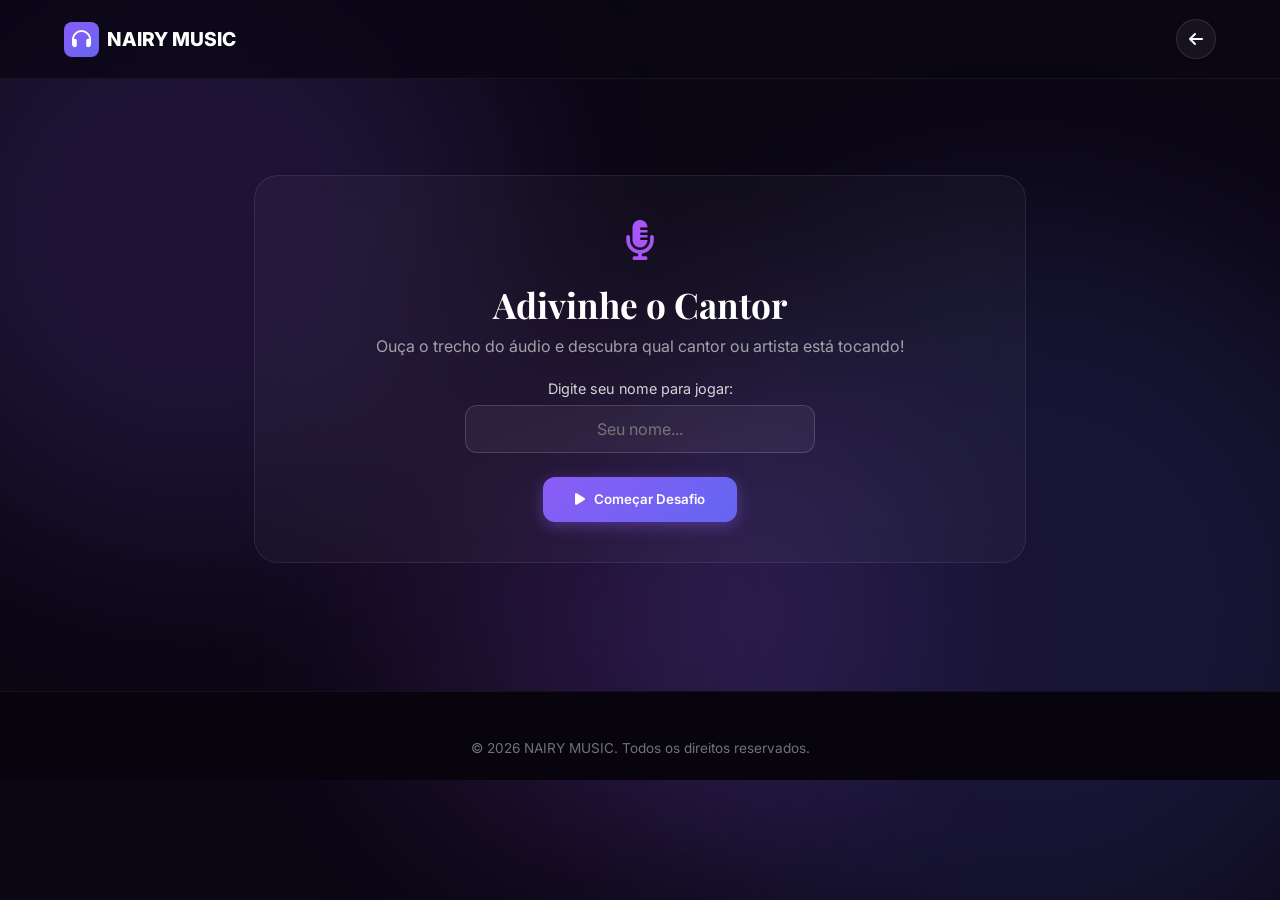
<file: artista.html>
<!DOCTYPE html>
<html lang="pt-BR">
<head>
    <meta charset="UTF-8">
    <meta name="viewport" content="width=device-width, initial-scale=1.0">

    <title>Adivinhe a Música / Cantor | NAIRY MUSIC</title>

    <meta
        name="description"
        content="Ouça os trechos musicais e adivinhe qual é o cantor ou artista no desafio da NAIRY MUSIC."
    >

    <!-- Fontes -->
    <link rel="preconnect" href="https://fonts.googleapis.com">
    <link rel="preconnect" href="https://fonts.gstatic.com" crossorigin>

    <link
        href="https://fonts.googleapis.com/css2?family=Inter:wght@300;400;500;600;700;800&family=Playfair+Display:wght@600;700&display=swap"
        rel="stylesheet"
    >

    <!-- Font Awesome -->
    <link
        rel="stylesheet"
        href="https://cdnjs.cloudflare.com/ajax/libs/font-awesome/6.5.2/css/all.min.css"
    >

    <!-- CSS Unificado com o Padrão Visual -->
    <style>
        * {
            margin: 0;
            padding: 0;
            box-sizing: border-box;
            font-family: 'Inter', sans-serif;
        }

        body {
            background-color: #0b0714;
            color: #ffffff;
            overflow-x: hidden;
            position: relative;
        }

        .background-effects {
            position: fixed;
            top: 0;
            left: 0;
            width: 100%;
            height: 100%;
            pointer-events: none;
            z-index: -1;
            overflow: hidden;
        }

        .glow {
            position: absolute;
            border-radius: 50%;
            filter: blur(100px);
            opacity: 0.15;
        }

        .glow-one { top: -10%; left: -10%; width: 50vw; height: 50vw; background: #8b5cf6; }
        .glow-two { bottom: -10%; right: -10%; width: 60vw; height: 60vw; background: #6366f1; }
        .glow-three { top: 40%; left: 30%; width: 40vw; height: 40vw; background: #a855f7; }

        .header {
            display: flex;
            align-items: center;
            justify-content: space-between;
            padding: 1.2rem 5%;
            background: rgba(11, 7, 20, 0.8);
            backdrop-filter: blur(10px);
            position: sticky;
            top: 0;
            z-index: 1000;
            border-bottom: 1px solid rgba(255, 255, 255, 0.05);
        }

        .logo-area { display: flex; align-items: center; gap: 1rem; }
        .logo {
            display: flex; align-items: center; gap: 0.5rem;
            text-decoration: none; color: #ffffff; font-weight: 800; font-size: 1.2rem;
        }
        .logo-icon {
            width: 35px; height: 35px;
            background: linear-gradient(135deg, #8b5cf6, #6366f1);
            border-radius: 8px; display: flex; align-items: center; justify-content: center;
        }

        .header-actions { display: flex; align-items: center; gap: 1rem; }
        .icon-button {
            background: rgba(255, 255, 255, 0.05); border: 1px solid rgba(255, 255, 255, 0.1);
            color: #ffffff; width: 40px; height: 40px; border-radius: 50%;
            display: flex; align-items: center; justify-content: center; cursor: pointer;
            text-decoration: none;
        }

        .section { padding: 4rem 5%; max-width: 900px; margin: 0 auto; }
        
        .card-box {
            background: rgba(255, 255, 255, 0.03);
            border: 1px solid rgba(255, 255, 255, 0.08);
            border-radius: 24px;
            padding: 2.5rem;
            backdrop-filter: blur(16px);
            margin-top: 2rem;
            text-align: center;
        }

        .primary-button {
            background: linear-gradient(135deg, #8b5cf6, #6366f1);
            color: #ffffff; border: none; padding: 0.9rem 2rem;
            border-radius: 12px; font-weight: 600; cursor: pointer;
            display: inline-flex; align-items: center; gap: 0.6rem;
            box-shadow: 0 4px 15px rgba(139, 92, 246, 0.4);
            transition: transform 0.2s;
            text-decoration: none;
        }
        .primary-button:hover { transform: translateY(-2px); }

        .secondary-button {
            background: rgba(255, 255, 255, 0.05);
            border: 1px solid rgba(255, 255, 255, 0.1);
            color: #ffffff; padding: 0.9rem 2rem; border-radius: 12px;
            font-weight: 600; cursor: pointer; display: inline-flex; align-items: center; gap: 0.6rem;
            text-decoration: none;
        }

        .name-input-group {
            margin: 1.5rem 0;
            display: flex;
            flex-direction: column;
            gap: 0.5rem;
            align-items: center;
        }

        .name-input-group input {
            background: rgba(255, 255, 255, 0.05);
            border: 1px solid rgba(255, 255, 255, 0.15);
            padding: 0.8rem 1.2rem;
            border-radius: 12px;
            color: #ffffff;
            font-size: 1rem;
            width: 100%;
            max-width: 350px;
            text-align: center;
            outline: none;
        }

        .hidden { display: none !important; }

        /* Estilo do Jogo */
        .quiz-header {
            display: flex;
            justify-content: space-between;
            align-items: center;
            margin-bottom: 2rem;
            border-bottom: 1px solid rgba(255, 255, 255, 0.08);
            padding-bottom: 1rem;
            text-align: left;
        }

        .quiz-progress-bar {
            width: 100%; height: 6px; background: rgba(255, 255, 255, 0.1);
            border-radius: 3px; margin-bottom: 1.5rem; overflow: hidden;
        }
        .quiz-progress-fill {
            height: 100%; background: #8b5cf6; width: 0%; transition: width 0.3s ease;
        }

        .audio-container {
            margin: 1.5rem 0;
            background: rgba(139, 92, 246, 0.08);
            border: 1px solid rgba(139, 92, 246, 0.3);
            padding: 1.5rem;
            border-radius: 16px;
        }

        .audio-container audio {
            width: 100%;
            outline: none;
        }

        .answers-grid {
            display: grid;
            grid-template-columns: 1fr 1fr;
            gap: 1rem;
            margin-top: 1.5rem;
        }

        @media(max-width: 650px) {
            .answers-grid { grid-template-columns: 1fr; }
        }

        .answer-btn {
            background: rgba(255, 255, 255, 0.04);
            border: 1px solid rgba(255, 255, 255, 0.1);
            color: #ffffff;
            padding: 1rem;
            border-radius: 12px;
            font-size: 1rem;
            cursor: pointer;
            transition: all 0.2s;
            text-align: left;
            display: flex;
            align-items: center;
            justify-content: space-between;
        }

        .answer-btn:hover:not(:disabled) {
            background: rgba(139, 92, 246, 0.15);
            border-color: #8b5cf6;
        }

        .answer-btn.correct {
            background: rgba(34, 197, 94, 0.2) !important;
            border-color: #22c55e !important;
            color: #4ade80;
        }

        .answer-btn.wrong {
            background: rgba(239, 68, 68, 0.2) !important;
            border-color: #ef4444 !important;
            color: #f87171;
        }

        .quiz-feedback {
            margin-top: 1.5rem;
            font-weight: 600;
            min-height: 1.5rem;
        }

        .next-btn-container {
            margin-top: 2rem;
            text-align: right;
        }

        .result-stats {
            display: grid;
            grid-template-columns: repeat(3, 1fr);
            gap: 1rem;
            margin: 2rem 0;
            background: rgba(255, 255, 255, 0.02);
            padding: 1.2rem;
            border-radius: 16px;
            border: 1px solid rgba(255, 255, 255, 0.05);
        }

        .result-stats strong {
            display: block; font-size: 1.4rem; color: #a855f7;
        }
        .result-stats span { font-size: 0.8rem; color: #a1a1aa; }

        .footer {
            background: #07040d; border-top: 1px solid rgba(255, 255, 255, 0.05);
            padding: 3rem 5% 1.5rem; margin-top: 4rem; text-align: center; color: #71717a; font-size: 0.85rem;
        }
    </style>
</head>

<body>

    <div class="background-effects">
        <div class="glow glow-one"></div>
        <div class="glow glow-two"></div>
        <div class="glow glow-three"></div>
    </div>

    <header class="header">
        <div class="logo-area">
            <a href="jogos.html" class="logo">
                <span class="logo-icon"><i class="fa-solid fa-headphones"></i></span>
                <span>NAIRY MUSIC</span>
            </a>
        </div>
        <div class="header-actions">
            <a href="jogos.html" class="icon-button" title="Voltar aos Jogos"><i class="fa-solid fa-arrow-left"></i></a>
        </div>
    </header>

    <main class="section">

        <!-- TELA 1: DIGITAR APENAS O NOME -->
        <div class="card-box" id="nameScreen">
            <div style="font-size: 2.5rem; color: #a855f7; margin-bottom: 1rem;">
                <i class="fa-solid fa-microphone-lines"></i>
            </div>
            <h1 style="font-family: 'Playfair Display', serif; font-size: 2.2rem; margin-bottom: 0.5rem;">Adivinhe o Cantor</h1>
            <p style="color: #a1a1aa; margin-bottom: 1.5rem;">Ouça o trecho do áudio e descubra qual cantor ou artista está tocando!</p>
            
            <div class="name-input-group">
                <label for="playerName" style="font-size: 0.9rem; color: #d4d4d8;">Digite seu nome para jogar:</label>
                <input type="text" id="playerName" placeholder="Seu nome..." autocomplete="off">
            </div>

            <button class="primary-button" onclick="initGame()">
                <i class="fa-solid fa-play"></i> Começar Desafio
            </button>
        </div>

        <!-- TELA 2: ÁREA DO JOGO -->
        <div class="card-box hidden" id="gameScreen">
            <div class="quiz-header">
                <div>
                    <span id="currentQuestionLabel" style="font-size: 0.75rem; font-weight: 700; color: #a855f7; letter-spacing: 1px;">CANTOR 1 DE 10</span>
                    <h3 style="font-size: 1.2rem; margin-top: 0.3rem;">Quem é o cantor(a) ou artista deste áudio?</h3>
                </div>
                <div style="text-align: right;">
                    <span style="font-size: 0.75rem; color: #a1a1aa; display: block;">PONTUAÇÃO</span>
                    <strong id="liveScore" style="font-size: 1.3rem; color: #eab308;">0 pts</strong>
                </div>
            </div>

            <div class="quiz-progress-bar">
                <div class="quiz-progress-fill" id="progressBar"></div>
            </div>

            <!-- CAMPO DE ÁUDIO -->
            <div class="audio-container">
                <p style="font-size: 0.85rem; color: #a855f7; margin-bottom: 0.8rem; font-weight: 600;">
                    <i class="fa-solid fa-volume-high"></i> Ouça o trecho musical:
                </p>
                <audio id="audioPlayer" controls>
                    Seu navegador não suporta elementos de áudio.
                </audio>
            </div>

            <!-- OPÇÕES DE CANTORES -->
            <div class="answers-grid" id="answersGrid"></div>

            <div class="quiz-feedback" id="quizFeedback"></div>

            <div class="next-btn-container">
                <button class="primary-button hidden" id="nextBtn" onclick="nextQuestion()">
                    Próxima Rodada <i class="fa-solid fa-arrow-right"></i>
                </button>
            </div>
        </div>

        <!-- TELA 3: RESULTADO FINAL -->
        <div class="card-box hidden" id="resultScreen">
            <div style="font-size: 3rem; color: #eab308; margin-bottom: 0.8rem;">
                <i class="fa-solid fa-trophy"></i>
            </div>
            <span style="font-size: 0.8rem; font-weight: 700; color: #a855f7; letter-spacing: 1px;">FIM DO DESAFIO</span>
            <h2 id="resultTitle" style="font-family: 'Playfair Display', serif; font-size: 2rem; margin: 0.5rem 0;">Parabéns!</h2>
            <p id="resultSubtitle" style="color: #a1a1aa; margin-bottom: 1.5rem;"></p>
            
            <div style="font-size: 2.2rem; font-weight: 800; color: #ffffff; margin-bottom: 0.5rem;" id="finalScoreDisplay">0 pts</div>

            <div class="result-stats">
                <div>
                    <strong id="statCorrect">0</strong>
                    <span>Acertos</span>
                </div>
                <div>
                    <strong id="statWrong">0</strong>
                    <span>Erros</span>
                </div>
                <div>
                    <strong id="statPercentage">0%</strong>
                    <span>Aproveitamento</span>
                </div>
            </div>

            <div style="display: flex; gap: 1rem; justify-content: center; margin-top: 2rem;">
                <button class="secondary-button" onclick="location.reload()">
                    <i class="fa-solid fa-rotate-right"></i> Jogar de Novo
                </button>
                <a href="jogos.html" class="primary-button">
                    <i class="fa-solid fa-gamepad"></i> Central de Jogos
                </a>
            </div>
        </div>

    </main>

    <footer class="footer">
        <p>© 2026 NAIRY MUSIC. Todos os direitos reservados.</p>
    </footer>

    <!-- SCRIPT DE FUNCIONAMENTO DO JOGO -->
    <script>
        // Lista com 10 cantores/artistas e caminhos de áudio
        const gameData = [
            {
                audio: "starboy_editada.mp3",
            
                options: ["Michael Jackson", "Bruno Mars", "The Weeknd", "Justin Bieber"],
                correct: 2
            },
            {
                audio: "audios/infiel-ao-vivo_editada.mp3",
                options: ["Marília Mendonça", "Anitta", "Ivete Sangalo", "Luísa Sonza"],
                correct: 0
            },
            {
                audio: "audios/djavan-eu-te-devoro-audio-oficial-dnb4nwckxg_4dMnFlRM.mp3",
                options: ["Djavan", "Jorge Vercillo", "Gilberto Gil", "Chico Buarque"],
                correct: 0
            },
            {   
                audio: "audios/pericles editada.mp3",
                options: ["Pericles", "Grupo Revelação", "Exaltasamba", "Turma do pagode "],
                correct: 0
            },
            {
                audio: "audios/manchete-dos-jornais_editada.mp3",
                options: ["Desejo de menina", "Pablo", "Mastruz com leite", "Calcinha preta"],
                correct: 3
            },
            {
                audio: "audios/os-anjos-cantam_editada.mp3",
                options: ["Henrique e Juliano", "Luan Santana", "Matheus e Kauan", "Jorge & Mateus"],
                correct: 3
            },
            {
                audio: "audios/legiao editado.mp3",
                options: ["Legião urbana", "Roberto Carlos", "Erasmo Carlos", "Lulu Santos"],
                correct: 0
            },
            {
                audio: "audios/desejo de menina editada.mp3",
                options: ["Tarcisio", "Desejo de menina", "Mastruz com leite", "Arreio de ouro"],
                correct: 1
            },
            {
                audio: "audios/charlie-brown-jr-meu-novo-mundo-ll2rqurimku_7TtzKRHe.mp3",
                options: ["Anavitoria", "Lagum", "Chorão", "Lulu santos"],
                correct: 2
            },
            {
                audio: "audios/timidez editada.mp3",
                options: ["Aviões do forró", "Tropykalia", "Limão com mel", "Cavalo de pau"],
                correct: 3
            }
        ];

        let currentStep = 0;
        let score = 0;
        let correctCount = 0;
        let wrongCount = 0;
        let playerName = "";

        const nameScreen = document.getElementById("nameScreen");
        const gameScreen = document.getElementById("gameScreen");
        const resultScreen = document.getElementById("resultScreen");
        
        const playerNameInput = document.getElementById("playerName");
        const audioPlayer = document.getElementById("audioPlayer");
        const answersGrid = document.getElementById("answersGrid");
        const quizFeedback = document.getElementById("quizFeedback");
        const nextBtn = document.getElementById("nextBtn");
        const liveScore = document.getElementById("liveScore");
        const currentQuestionLabel = document.getElementById("currentQuestionLabel");
        const progressBar = document.getElementById("progressBar");

        function initGame() {
            playerName = playerNameInput.value.trim();
            if (!playerName) {
                alert("Por favor, digite seu nome para continuar!");
                return;
            }

            nameScreen.classList.add("hidden");
            gameScreen.classList.remove("hidden");
            loadRound();
        }

        function loadRound() {
            quizFeedback.innerHTML = "";
            nextBtn.classList.add("hidden");

            const currentObj = gameData[currentStep];
            currentQuestionLabel.textContent = `CANTOR ${currentStep + 1} DE ${gameData.length}`;
            
            audioPlayer.src = currentObj.audio;
            audioPlayer.load();

            const progressPercent = (currentStep / gameData.length) * 100;
            progressBar.style.width = `${progressPercent}%`;

            answersGrid.innerHTML = "";
            currentObj.options.forEach((artistName, index) => {
                const btn = document.createElement("button");
                btn.className = "answer-btn";
                btn.innerHTML = `<span>${artistName}</span> <i class="fa-regular fa-circle"></i>`;
                btn.onclick = () => selectAnswer(index, btn);
                answersGrid.appendChild(btn);
            });
        }

        function selectAnswer(selectedIndex, selectedBtn) {
            const allButtons = answersGrid.querySelectorAll(".answer-btn");
            allButtons.forEach(b => b.disabled = true);

            const currentObj = gameData[currentStep];
            const isCorrect = (selectedIndex === currentObj.correct);

            if (isCorrect) {
                selectedBtn.classList.add("correct");
                selectedBtn.querySelector("i").className = "fa-solid fa-circle-check";
                score += 100;
                correctCount++;
                quizFeedback.innerHTML = `<span style="color: #4ade80;"><i class="fa-solid fa-check"></i> Acertou em cheio! +100 pontos</span>`;
            } else {
                selectedBtn.classList.add("wrong");
                selectedBtn.querySelector("i").className = "fa-solid fa-circle-xmark";
                allButtons[currentObj.correct].classList.add("correct");
                wrongCount++;
                quizFeedback.innerHTML = `<span style="color: #f87171;"><i class="fa-solid fa-xmark"></i> Errou! O cantor correto era: <b>${currentObj.options[currentObj.correct]}</b></span>`;
            }

            liveScore.textContent = `${score} pts`;
            // Garante que o botão de próximo apareça sempre, independente de acerto ou erro
            nextBtn.classList.remove("hidden");
        }

        function nextQuestion() {
            currentStep++;
            if (currentStep < gameData.length) {
                loadRound();
            } else {
                showResults();
            }
        }

        function showResults() {
            gameScreen.classList.add("hidden");
            resultScreen.classList.remove("hidden");

            document.getElementById("resultTitle").textContent = `Parabéns, ${playerName}!`;
            document.getElementById("resultSubtitle").textContent = `Você completou o desafio de adivinhar o cantor.`;
            document.getElementById("finalScoreDisplay").textContent = `${score} pontos`;
            
            document.getElementById("statCorrect").textContent = correctCount;
            document.getElementById("statWrong").textContent = wrongCount;
            
            const percentage = Math.round((correctCount / gameData.length) * 100);
            document.getElementById("statPercentage").textContent = `${percentage}%`;

            let totalPoints = Number(localStorage.getItem("nairy_total_points")) || 0;
            let gamesPlayed = Number(localStorage.getItem("nairy_games_played")) || 0;
            
            totalPoints += score;
            gamesPlayed += 1;

            localStorage.setItem("nairy_total_points", totalPoints);
            localStorage.setItem("nairy_games_played", gamesPlayed);
        }
    </script>
</body>
</html>
</file>
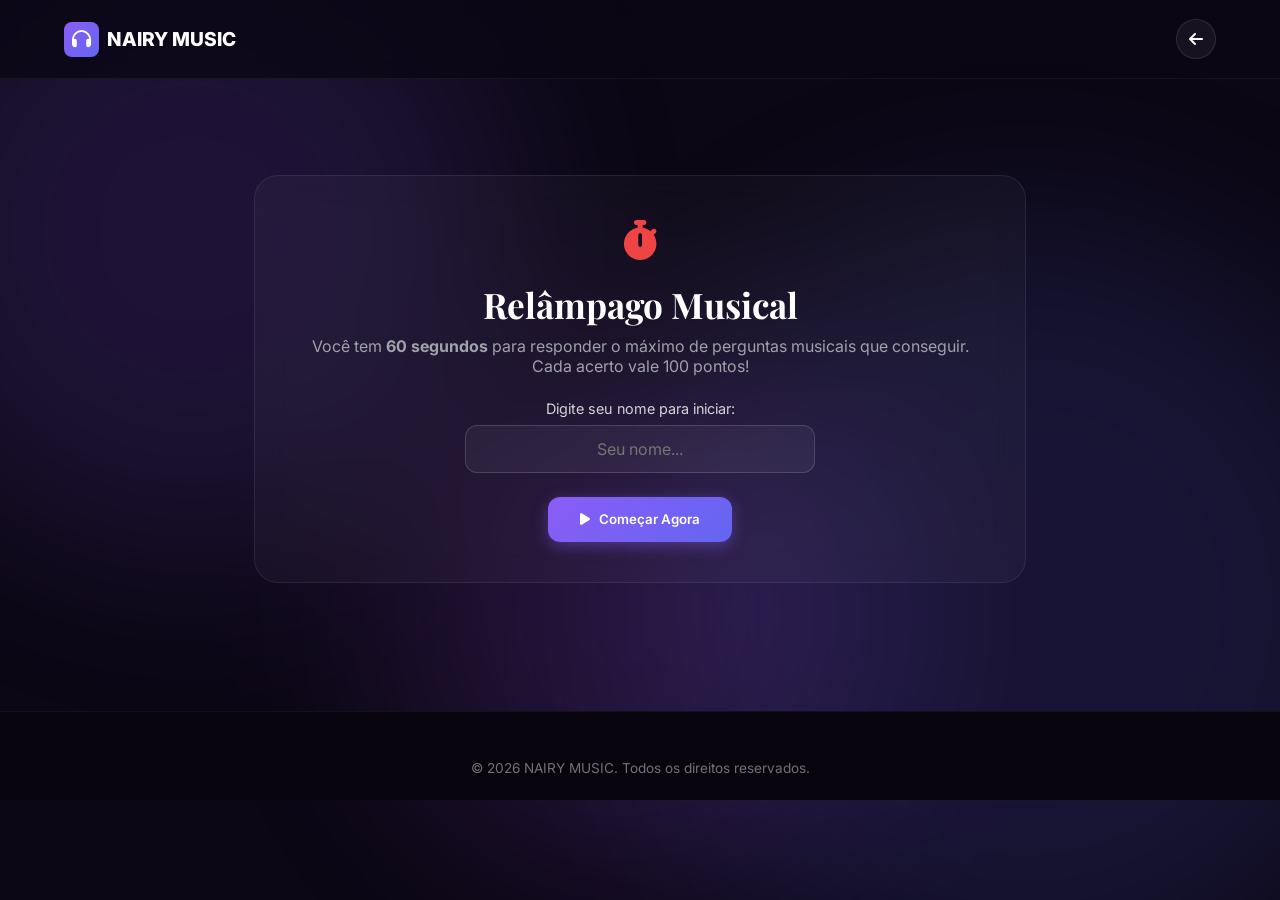
<file: batalha.html>
<!DOCTYPE html>
<html lang="pt-BR">
<head>
    <meta charset="UTF-8">
    <meta name="viewport" content="width=device-width, initial-scale=1.0">

    <title>Dinâmica: Relâmpago Musical | NAIRY MUSIC</title>

    <meta
        name="description"
        content="Responda o máximo de perguntas sobre música que conseguir antes do tempo acabar na NAIRY MUSIC."
    >

    <!-- Fontes -->
    <link rel="preconnect" href="https://fonts.googleapis.com">
    <link rel="preconnect" href="https://fonts.gstatic.com" crossorigin>

    <link
        href="https://fonts.googleapis.com/css2?family=Inter:wght@300;400;500;600;700;800&family=Playfair+Display:wght@600;700&display=swap"
        rel="stylesheet"
    >

    <!-- Font Awesome -->
    <link
        rel="stylesheet"
        href="https://cdnjs.cloudflare.com/ajax/libs/font-awesome/6.5.2/css/all.min.css"
    >

    <!-- CSS Unificado -->
    <style>
        * {
            margin: 0;
            padding: 0;
            box-sizing: border-box;
            font-family: 'Inter', sans-serif;
        }

        body {
            background-color: #0b0714;
            color: #ffffff;
            overflow-x: hidden;
            position: relative;
        }

        .background-effects {
            position: fixed;
            top: 0;
            left: 0;
            width: 100%;
            height: 100%;
            pointer-events: none;
            z-index: -1;
            overflow: hidden;
        }

        .glow {
            position: absolute;
            border-radius: 50%;
            filter: blur(100px);
            opacity: 0.15;
        }

        .glow-one { top: -10%; left: -10%; width: 50vw; height: 50vw; background: #8b5cf6; }
        .glow-two { bottom: -10%; right: -10%; width: 60vw; height: 60vw; background: #6366f1; }
        .glow-three { top: 40%; left: 30%; width: 40vw; height: 40vw; background: #a855f7; }

        .header {
            display: flex;
            align-items: center;
            justify-content: space-between;
            padding: 1.2rem 5%;
            background: rgba(11, 7, 20, 0.8);
            backdrop-filter: blur(10px);
            position: sticky;
            top: 0;
            z-index: 1000;
            border-bottom: 1px solid rgba(255, 255, 255, 0.05);
        }

        .logo-area { display: flex; align-items: center; gap: 1rem; }
        .logo {
            display: flex; align-items: center; gap: 0.5rem;
            text-decoration: none; color: #ffffff; font-weight: 800; font-size: 1.2rem;
        }
        .logo-icon {
            width: 35px; height: 35px;
            background: linear-gradient(135deg, #8b5cf6, #6366f1);
            border-radius: 8px; display: flex; align-items: center; justify-content: center;
        }

        .header-actions { display: flex; align-items: center; gap: 1rem; }
        .icon-button {
            background: rgba(255, 255, 255, 0.05); border: 1px solid rgba(255, 255, 255, 0.1);
            color: #ffffff; width: 40px; height: 40px; border-radius: 50%;
            display: flex; align-items: center; justify-content: center; cursor: pointer;
            text-decoration: none;
        }

        .section { padding: 4rem 5%; max-width: 900px; margin: 0 auto; }
        
        .card-box {
            background: rgba(255, 255, 255, 0.03);
            border: 1px solid rgba(255, 255, 255, 0.08);
            border-radius: 24px;
            padding: 2.5rem;
            backdrop-filter: blur(16px);
            margin-top: 2rem;
            text-align: center;
        }

        .primary-button {
            background: linear-gradient(135deg, #8b5cf6, #6366f1);
            color: #ffffff; border: none; padding: 0.9rem 2rem;
            border-radius: 12px; font-weight: 600; cursor: pointer;
            display: inline-flex; align-items: center; gap: 0.6rem;
            box-shadow: 0 4px 15px rgba(139, 92, 246, 0.4);
            transition: transform 0.2s;
            text-decoration: none;
        }
        .primary-button:hover { transform: translateY(-2px); }

        .secondary-button {
            background: rgba(255, 255, 255, 0.05);
            border: 1px solid rgba(255, 255, 255, 0.1);
            color: #ffffff; padding: 0.9rem 2rem; border-radius: 12px;
            font-weight: 600; cursor: pointer; display: inline-flex; align-items: center; gap: 0.6rem;
            text-decoration: none;
        }

        .name-input-group {
            margin: 1.5rem 0;
            display: flex;
            flex-direction: column;
            gap: 0.5rem;
            align-items: center;
        }

        .name-input-group input {
            background: rgba(255, 255, 255, 0.05);
            border: 1px solid rgba(255, 255, 255, 0.15);
            padding: 0.8rem 1.2rem;
            border-radius: 12px;
            color: #ffffff;
            font-size: 1rem;
            width: 100%;
            max-width: 350px;
            text-align: center;
            outline: none;
        }

        .hidden { display: none !important; }

        /* Estilo da Dinâmica de Tempo */
        .game-top-info {
            display: flex;
            justify-content: space-between;
            align-items: center;
            margin-bottom: 2rem;
            border-bottom: 1px solid rgba(255, 255, 255, 0.08);
            padding-bottom: 1rem;
            text-align: left;
        }

        .timer-badge {
            background: rgba(239, 68, 68, 0.15);
            border: 1px solid #ef4444;
            color: #f87171;
            padding: 0.5rem 1rem;
            border-radius: 50px;
            font-weight: 700;
            font-size: 1.1rem;
            display: inline-flex;
            align-items: center;
            gap: 0.5rem;
        }

        .question-card {
            margin: 1.5rem 0;
            background: rgba(139, 92, 246, 0.08);
            border: 1px solid rgba(139, 92, 246, 0.3);
            padding: 1.8rem;
            border-radius: 16px;
            text-align: left;
        }

        .question-text {
            font-size: 1.2rem;
            color: #ffffff;
            line-height: 1.5;
            font-weight: 600;
        }

        .answers-grid {
            display: grid;
            grid-template-columns: 1fr 1fr;
            gap: 1rem;
            margin-top: 1.5rem;
        }

        @media(max-width: 650px) {
            .answers-grid { grid-template-columns: 1fr; }
        }

        .answer-btn {
            background: rgba(255, 255, 255, 0.04);
            border: 1px solid rgba(255, 255, 255, 0.1);
            color: #ffffff;
            padding: 1rem;
            border-radius: 12px;
            font-size: 1rem;
            cursor: pointer;
            transition: all 0.2s;
            text-align: left;
            display: flex;
            align-items: center;
            justify-content: space-between;
        }

        .answer-btn:hover {
            background: rgba(139, 92, 246, 0.15);
            border-color: #8b5cf6;
        }

        .result-stats {
            display: grid;
            grid-template-columns: repeat(3, 1fr);
            gap: 1rem;
            margin: 2rem 0;
            background: rgba(255, 255, 255, 0.02);
            padding: 1.2rem;
            border-radius: 16px;
            border: 1px solid rgba(255, 255, 255, 0.05);
        }

        .result-stats strong {
            display: block; font-size: 1.4rem; color: #a855f7;
        }
        .result-stats span { font-size: 0.8rem; color: #a1a1aa; }

        .footer {
            background: #07040d; border-top: 1px solid rgba(255, 255, 255, 0.05);
            padding: 3rem 5% 1.5rem; margin-top: 4rem; text-align: center; color: #71717a; font-size: 0.85rem;
        }
    </style>
</head>

<body>

    <div class="background-effects">
        <div class="glow glow-one"></div>
        <div class="glow glow-two"></div>
        <div class="glow glow-three"></div>
    </div>

    <header class="header">
        <div class="logo-area">
            <a href="jogos.html" class="logo">
                <span class="logo-icon"><i class="fa-solid fa-headphones"></i></span>
                <span>NAIRY MUSIC</span>
            </a>
        </div>
        <div class="header-actions">
            <a href="jogos.html" class="icon-button" title="Voltar aos Jogos"><i class="fa-solid fa-arrow-left"></i></a>
        </div>
    </header>

    <main class="section">

        <!-- TELA 1: CADASTRO DO NOME -->
        <div class="card-box" id="nameScreen">
            <div style="font-size: 2.5rem; color: #ef4444; margin-bottom: 1rem;">
                <i class="fa-solid fa-stopwatch"></i>
            </div>
            <h1 style="font-family: 'Playfair Display', serif; font-size: 2.2rem; margin-bottom: 0.5rem;">Relâmpago Musical</h1>
            <p style="color: #a1a1aa; margin-bottom: 1.5rem;">Você tem <b>60 segundos</b> para responder o máximo de perguntas musicais que conseguir. Cada acerto vale 100 pontos!</p>
            
            <div class="name-input-group">
                <label for="playerName" style="font-size: 0.9rem; color: #d4d4d8;">Digite seu nome para iniciar:</label>
                <input type="text" id="playerName" placeholder="Seu nome..." autocomplete="off">
            </div>

            <button class="primary-button" onclick="startGame()">
                <i class="fa-solid fa-play"></i> Começar Agora
            </button>
        </div>

        <!-- TELA 2: ÁREA DA DINÂMICA COM CRONÔMETRO -->
        <div class="card-box hidden" id="gameScreen">
            <div class="game-top-info">
                <div class="timer-badge">
                    <i class="fa-solid fa-clock"></i> <span id="timeLeft">60</span>s
                </div>
                <div style="text-align: right;">
                    <span style="font-size: 0.75rem; color: #a1a1aa; display: block;">PONTUAÇÃO ATUAL</span>
                    <strong id="liveScore" style="font-size: 1.4rem; color: #eab308;">0 pts</strong>
                </div>
            </div>

            <!-- CAIXA DA PERGUNTA -->
            <div class="question-card">
                <p style="font-size: 0.75rem; color: #8b5cf6; margin-bottom: 0.4rem; font-weight: 700; text-transform: uppercase; letter-spacing: 1px;">
                    Responda Rápido!
                </p>
                <p class="question-text" id="questionText">Carregando...</p>
            </div>

            <!-- OPÇÕES DE RESPOSTA -->
            <div class="answers-grid" id="answersGrid"></div>
        </div>

        <!-- TELA 3: RESULTADO FINAL -->
        <div class="card-box hidden" id="resultScreen">
            <div style="font-size: 3rem; color: #eab308; margin-bottom: 0.8rem;">
                <i class="fa-solid fa-hourglass-end"></i>
            </div>
            <span style="font-size: 0.8rem; font-weight: 700; color: #a855f7; letter-spacing: 1px;">TEMPO ESGOTADO!</span>
            <h2 id="resultTitle" style="font-family: 'Playfair Display', serif; font-size: 2rem; margin: 0.5rem 0;">Fim de Jogo!</h2>
            <p id="resultSubtitle" style="color: #a1a1aa; margin-bottom: 1.5rem;"></p>
            
            <div style="font-size: 2.2rem; font-weight: 800; color: #ffffff; margin-bottom: 0.5rem;" id="finalScoreDisplay">0 pts</div>

            <div class="result-stats">
                <div>
                    <strong id="statAnswered">0</strong>
                    <span>Respondidas</span>
                </div>
                <div>
                    <strong id="statCorrect">0</strong>
                    <span>Acertos</span>
                </div>
                <div>
                    <strong id="statWrong">0</strong>
                    <span>Erros</span>
                </div>
            </div>

            <div style="display: flex; gap: 1rem; justify-content: center; margin-top: 2rem;">
                <button class="secondary-button" onclick="location.reload()">
                    <i class="fa-solid fa-rotate-right"></i> Tentar de Novo
                </button>
                <a href="jogos.html" class="primary-button">
                    <i class="fa-solid fa-gamepad"></i> Central de Jogos
                </a>
            </div>
        </div>

    </main>

    <footer class="footer">
        <p>© 2026 NAIRY MUSIC. Todos os direitos reservados.</p>
    </footer>

    <!-- SCRIPT DA DINÂMICA DE TEMPO -->
    <script>
        const questionPool = [
            { q: "Qual cantor é conhecido como o 'Rei do Pop'?", options: ["Elvis Presley", "Michael Jackson", "Prince", "Freddie Mercury"], correct: 1 },
            { q: "Qual instrumento possui 88 teclas no total?", options: ["Violão", "Piano", "Harpa", "Acordeon"], correct: 1 },
            { q: "Em que país nasceu a Bossa Nova?", options: ["Estados Unidos", "Jamaica", "Brasil", "Cuba"], correct: 2 },
            { q: "Qual banda gravou o famoso álbum 'Abbey Road'?", options: ["The Rolling Stones", "The Beatles", "Pink Floyd", "Led Zeppelin"], correct: 1 },
            { q: "Qual gênero musical é tradicionalmente tocado com sanfona, zabumba e triângulo?", options: ["Samba", "Forró", "Axé", "Sertanejo Raiz"], correct: 1 },
            { q: "Quem canta o sucesso mundial 'Shape of You'?", options: ["Justin Bieber", "Shawn Mendes", "Ed Sheeran", "Harry Styles"], correct: 2 },
            { q: "Qual é o nome da cantora brasileira conhecida como a 'Rainha da Sofrência'?", options: ["Ivete Sangalo", "Marília Mendonça", "Anitta", "Luísa Sonza"], correct: 1 },
            { q: "Quantas cordas tem um violão acústico tradicional padrão?", options: ["4", "5", "6", "7"], correct: 2 },
            { q: "Qual estilo musical originou-se na Jamaica na década de 1960?", options: ["Reggae", "Blues", "Jazz", "Salsa"], correct: 0 },
            { q: "Qual o nome do festival de música gigante que aconteceu em Woodstock em 1969?", options: ["Rock in Rio", "Woodstock", "Coachella", "Glastonbury"], correct: 1 },
            { q: "Quem foi o vocalista principal da banda Queen?", options: ["David Bowie", "Elton John", "Freddie Mercury", "Mick Jagger"], correct: 2 },
            { q: "Qual destes instrumentos NÃO pertence à família das cordas?", options: ["Violino", "Flauta", "Violoncelo", "Ukulele"], correct: 1 },
            { q: "O ritmo funk carioca tem sua origem principal em qual país estrangeiro na sua batida inicial (Miami Bass)?", options: ["Estados Unidos", "Inglaterra", "França", "Jamaica"], correct: 0 },
            { q: "Qual artista pop é conhecida como 'Queen of Pop'?", options: ["Madonna", "Lady Gaga", "Beyoncé", "Taylor Swift"], correct: 0 }
        ];

        let playerName = "";
        let score = 0;
        let correctCount = 0;
        let wrongCount = 0;
        let totalAnswered = 0;
        let timeLeft = 60;
        let timerInterval = null;
        let currentQuestion = null;

        const nameScreen = document.getElementById("nameScreen");
        const gameScreen = document.getElementById("gameScreen");
        const resultScreen = document.getElementById("resultScreen");
        
        const playerNameInput = document.getElementById("playerName");
        const questionText = document.getElementById("questionText");
        const answersGrid = document.getElementById("answersGrid");
        const liveScore = document.getElementById("liveScore");
        const timeDisplay = document.getElementById("timeLeft");

        function startGame() {
            playerName = playerNameInput.value.trim();
            if (!playerName) {
                alert("Por favor, digite seu nome para continuar!");
                return;
            }

            nameScreen.classList.add("hidden");
            gameScreen.classList.remove("hidden");
            
            startTimer();
            loadNextRandomQuestion();
        }

        function startTimer() {
            timerInterval = setInterval(() => {
                timeLeft--;
                timeDisplay.textContent = timeLeft;

                if (timeLeft <= 0) {
                    clearInterval(timerInterval);
                    endGame();
                }
            }, 1000);
        }

        function loadNextRandomQuestion() {
            if (timeLeft <= 0) return;

            const randomIndex = Math.floor(Math.random() * questionPool.length);
            currentQuestion = questionPool[randomIndex];

            questionText.textContent = currentQuestion.q;
            answersGrid.innerHTML = "";

            currentQuestion.options.forEach((optText, index) => {
                const btn = document.createElement("button");
                btn.className = "answer-btn";
                btn.innerHTML = `<span>${optText}</span> <i class="fa-solid fa-chevron-right" style="font-size:0.8rem; color:#8b5cf6;"></i>`;
                btn.onclick = () => handleAnswer(index);
                answersGrid.appendChild(btn);
            });
        }

        function handleAnswer(selectedIndex) {
            if (timeLeft <= 0) return;

            totalAnswered++;
            if (selectedIndex === currentQuestion.correct) {
                score += 100;
                correctCount++;
            } else {
                wrongCount++;
            }

            liveScore.textContent = `${score} pts`;
            loadNextRandomQuestion();
        }

        function endGame() {
            gameScreen.classList.add("hidden");
            resultScreen.classList.remove("hidden");

            document.getElementById("resultTitle").textContent = `Fim do Tempo, ${playerName}!`;
            document.getElementById("resultSubtitle").textContent = `Você correu contra o relógio e garantiu ótimos pontos!`;
            document.getElementById("finalScoreDisplay").textContent = `${score} pontos`;
            
            document.getElementById("statAnswered").textContent = totalAnswered;
            document.getElementById("statCorrect").textContent = correctCount;
            document.getElementById("statWrong").textContent = wrongCount;

            let totalPoints = Number(localStorage.getItem("nairy_total_points")) || 0;
            let gamesPlayed = Number(localStorage.getItem("nairy_games_played")) || 0;
            
            totalPoints += score;
            gamesPlayed += 1;

            localStorage.setItem("nairy_total_points", totalPoints);
            localStorage.setItem("nairy_games_played", gamesPlayed);
        }
    </script>
</body>
</html>
</file>
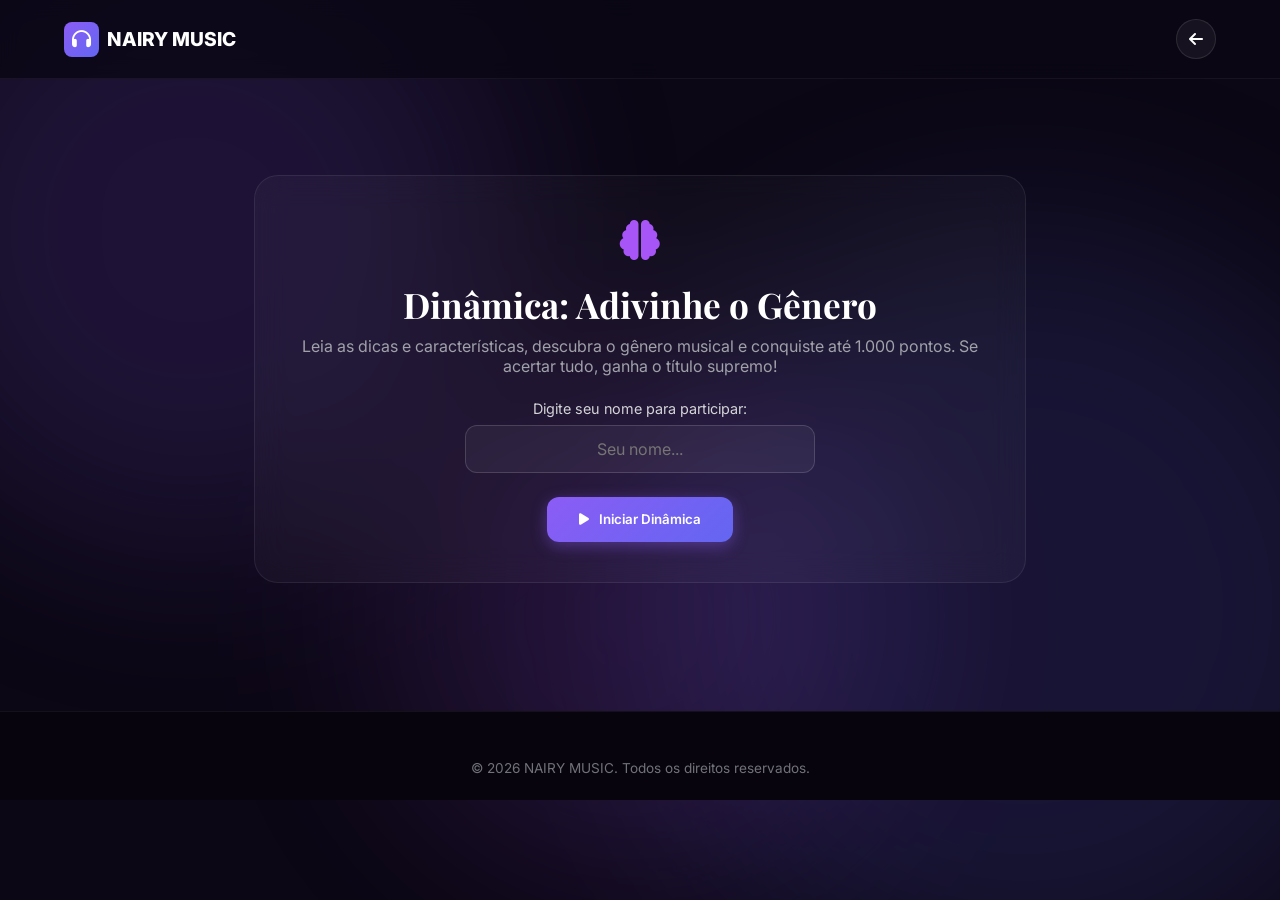
<file: genero.html>
<!DOCTYPE html>
<html lang="pt-BR">
<head>
    <meta charset="UTF-8">
    <meta name="viewport" content="width=device-width, initial-scale=1.0">

    <title>Dinâmica: Adivinhe o Gênero Musical | NAIRY MUSIC</title>

    <meta
        name="description"
        content="Participe da dinâmica interativa de adivinhar gêneros musicais através de características na NAIRY MUSIC."
    >

    <!-- Fontes -->
    <link rel="preconnect" href="https://fonts.googleapis.com">
    <link rel="preconnect" href="https://fonts.gstatic.com" crossorigin>

    <link
        href="https://fonts.googleapis.com/css2?family=Inter:wght@300;400;500;600;700;800&family=Playfair+Display:wght@600;700&display=swap"
        rel="stylesheet"
    >

    <!-- Font Awesome -->
    <link
        rel="stylesheet"
        href="https://cdnjs.cloudflare.com/ajax/libs/font-awesome/6.5.2/css/all.min.css"
    >

    <!-- CSS Unificado -->
    <style>
        * {
            margin: 0;
            padding: 0;
            box-sizing: border-box;
            font-family: 'Inter', sans-serif;
        }

        body {
            background-color: #0b0714;
            color: #ffffff;
            overflow-x: hidden;
            position: relative;
        }

        .background-effects {
            position: fixed;
            top: 0;
            left: 0;
            width: 100%;
            height: 100%;
            pointer-events: none;
            z-index: -1;
            overflow: hidden;
        }

        .glow {
            position: absolute;
            border-radius: 50%;
            filter: blur(100px);
            opacity: 0.15;
        }

        .glow-one { top: -10%; left: -10%; width: 50vw; height: 50vw; background: #8b5cf6; }
        .glow-two { bottom: -10%; right: -10%; width: 60vw; height: 60vw; background: #6366f1; }
        .glow-three { top: 40%; left: 30%; width: 40vw; height: 40vw; background: #a855f7; }

        .header {
            display: flex;
            align-items: center;
            justify-content: space-between;
            padding: 1.2rem 5%;
            background: rgba(11, 7, 20, 0.8);
            backdrop-filter: blur(10px);
            position: sticky;
            top: 0;
            z-index: 1000;
            border-bottom: 1px solid rgba(255, 255, 255, 0.05);
        }

        .logo-area { display: flex; align-items: center; gap: 1rem; }
        .logo {
            display: flex; align-items: center; gap: 0.5rem;
            text-decoration: none; color: #ffffff; font-weight: 800; font-size: 1.2rem;
        }
        .logo-icon {
            width: 35px; height: 35px;
            background: linear-gradient(135deg, #8b5cf6, #6366f1);
            border-radius: 8px; display: flex; align-items: center; justify-content: center;
        }

        .header-actions { display: flex; align-items: center; gap: 1rem; }
        .icon-button {
            background: rgba(255, 255, 255, 0.05); border: 1px solid rgba(255, 255, 255, 0.1);
            color: #ffffff; width: 40px; height: 40px; border-radius: 50%;
            display: flex; align-items: center; justify-content: center; cursor: pointer;
            text-decoration: none;
        }

        .section { padding: 4rem 5%; max-width: 900px; margin: 0 auto; }
        
        .card-box {
            background: rgba(255, 255, 255, 0.03);
            border: 1px solid rgba(255, 255, 255, 0.08);
            border-radius: 24px;
            padding: 2.5rem;
            backdrop-filter: blur(16px);
            margin-top: 2rem;
            text-align: center;
        }

        .primary-button {
            background: linear-gradient(135deg, #8b5cf6, #6366f1);
            color: #ffffff; border: none; padding: 0.9rem 2rem;
            border-radius: 12px; font-weight: 600; cursor: pointer;
            display: inline-flex; align-items: center; gap: 0.6rem;
            box-shadow: 0 4px 15px rgba(139, 92, 246, 0.4);
            transition: transform 0.2s;
            text-decoration: none;
        }
        .primary-button:hover { transform: translateY(-2px); }

        .secondary-button {
            background: rgba(255, 255, 255, 0.05);
            border: 1px solid rgba(255, 255, 255, 0.1);
            color: #ffffff; padding: 0.9rem 2rem; border-radius: 12px;
            font-weight: 600; cursor: pointer; display: inline-flex; align-items: center; gap: 0.6rem;
            text-decoration: none;
        }

        .name-input-group {
            margin: 1.5rem 0;
            display: flex;
            flex-direction: column;
            gap: 0.5rem;
            align-items: center;
        }

        .name-input-group input {
            background: rgba(255, 255, 255, 0.05);
            border: 1px solid rgba(255, 255, 255, 0.15);
            padding: 0.8rem 1.2rem;
            border-radius: 12px;
            color: #ffffff;
            font-size: 1rem;
            width: 100%;
            max-width: 350px;
            text-align: center;
            outline: none;
        }

        .hidden { display: none !important; }

        /* Estilo da Dinâmica */
        .quiz-header {
            display: flex;
            justify-content: space-between;
            align-items: center;
            margin-bottom: 2rem;
            border-bottom: 1px solid rgba(255, 255, 255, 0.08);
            padding-bottom: 1rem;
            text-align: left;
        }

        .quiz-progress-bar {
            width: 100%; height: 6px; background: rgba(255, 255, 255, 0.1);
            border-radius: 3px; margin-bottom: 1.5rem; overflow: hidden;
        }
        .quiz-progress-fill {
            height: 100%; background: #8b5cf6; width: 0%; transition: width 0.3s ease;
        }

        .question-card {
            margin: 1.5rem 0;
            background: rgba(139, 92, 246, 0.08);
            border: 1px solid rgba(139, 92, 246, 0.3);
            padding: 1.8rem;
            border-radius: 16px;
            text-align: left;
        }

        .question-text {
            font-size: 1.15rem;
            color: #ffffff;
            line-height: 1.6;
            font-weight: 500;
        }

        .answers-grid {
            display: grid;
            grid-template-columns: 1fr 1fr;
            gap: 1rem;
            margin-top: 1.5rem;
        }

        @media(max-width: 650px) {
            .answers-grid { grid-template-columns: 1fr; }
        }

        .answer-btn {
            background: rgba(255, 255, 255, 0.04);
            border: 1px solid rgba(255, 255, 255, 0.1);
            color: #ffffff;
            padding: 1rem;
            border-radius: 12px;
            font-size: 1rem;
            cursor: pointer;
            transition: all 0.2s;
            text-align: left;
            display: flex;
            align-items: center;
            justify-content: space-between;
        }

        .answer-btn.correct {
            background: rgba(34, 197, 94, 0.2) !important;
            border-color: #22c55e !important;
            color: #4ade80;
        }

        .answer-btn.wrong {
            background: rgba(239, 68, 68, 0.2) !important;
            border-color: #ef4444 !important;
            color: #f87171;
        }

        .quiz-feedback {
            margin-top: 1.5rem;
            font-weight: 600;
            min-height: 1.5rem;
            text-align: left;
        }

        .next-btn-container {
            margin-top: 2rem;
            text-align: right;
        }

        .result-stats {
            display: grid;
            grid-template-columns: repeat(3, 1fr);
            gap: 1rem;
            margin: 2rem 0;
            background: rgba(255, 255, 255, 0.02);
            padding: 1.2rem;
            border-radius: 16px;
            border: 1px solid rgba(255, 255, 255, 0.05);
        }

        .result-stats strong {
            display: block; font-size: 1.4rem; color: #a855f7;
        }
        .result-stats span { font-size: 0.8rem; color: #a1a1aa; }

        .footer {
            background: #07040d; border-top: 1px solid rgba(255, 255, 255, 0.05);
            padding: 3rem 5% 1.5rem; margin-top: 4rem; text-align: center; color: #71717a; font-size: 0.85rem;
        }
    </style>
</head>

<body>

    <div class="background-effects">
        <div class="glow glow-one"></div>
        <div class="glow glow-two"></div>
        <div class="glow glow-three"></div>
    </div>

    <header class="header">
        <div class="logo-area">
            <a href="jogos.html" class="logo">
                <span class="logo-icon"><i class="fa-solid fa-headphones"></i></span>
                <span>NAIRY MUSIC</span>
            </a>
        </div>
        <div class="header-actions">
            <a href="jogos.html" class="icon-button" title="Voltar aos Jogos"><i class="fa-solid fa-arrow-left"></i></a>
        </div>
    </header>

    <main class="section">

        <!-- TELA 1: CADASTRO DO NOME -->
        <div class="card-box" id="nameScreen">
            <div style="font-size: 2.5rem; color: #a855f7; margin-bottom: 1rem;">
                <i class="fa-solid fa-brain"></i>
            </div>
            <h1 style="font-family: 'Playfair Display', serif; font-size: 2.2rem; margin-bottom: 0.5rem;">Dinâmica: Adivinhe o Gênero</h1>
            <p style="color: #a1a1aa; margin-bottom: 1.5rem;">Leia as dicas e características, descubra o gênero musical e conquiste até 1.000 pontos. Se acertar tudo, ganha o título supremo!</p>
            
            <div class="name-input-group">
                <label for="playerName" style="font-size: 0.9rem; color: #d4d4d8;">Digite seu nome para participar:</label>
                <input type="text" id="playerName" placeholder="Seu nome..." autocomplete="off">
            </div>

            <button class="primary-button" onclick="initGame()">
                <i class="fa-solid fa-play"></i> Iniciar Dinâmica
            </button>
        </div>

        <!-- TELA 2: ÁREA DA DINÂMICA -->
        <div class="card-box hidden" id="gameScreen">
            <div class="quiz-header">
                <div>
                    <span id="currentQuestionLabel" style="font-size: 0.75rem; font-weight: 700; color: #a855f7; letter-spacing: 1px;">PERGUNTA 1 DE 10</span>
                    <h3 style="font-size: 1.2rem; margin-top: 0.3rem;">Desafio de Características</h3>
                </div>
                <div style="text-align: right;">
                    <span id="pointsValueLabel" style="font-size: 0.75rem; color: #eab308; font-weight: bold; display: block;">VALOR: 100 PTS</span>
                    <strong id="liveScore" style="font-size: 1.3rem; color: #ffffff;">0 pts acumulados</strong>
                </div>
            </div>

            <div class="quiz-progress-bar">
                <div class="quiz-progress-fill" id="progressBar"></div>
            </div>

            <!-- CAIXA DE CARACTERÍSTICAS DA RODADA -->
            <div class="question-card">
                <p style="font-size: 0.8rem; color: #a855f7; margin-bottom: 0.5rem; font-weight: 700; text-transform: uppercase; letter-spacing: 1px;">
                    <i class="fa-solid fa-circle-question"></i> Dicas e Características:
                </p>
                <p class="question-text" id="questionText">Carregando características...</p>
            </div>

            <!-- OPÇÕES DE RESPOSTA -->
            <div class="answers-grid" id="answersGrid"></div>

            <div class="quiz-feedback" id="quizFeedback"></div>

            <div class="next-btn-container">
                <button class="primary-button hidden" id="nextBtn" onclick="nextQuestion()">
                    Próxima Dica <i class="fa-solid fa-arrow-right"></i>
                </button>
            </div>
        </div>

        <!-- TELA 3: RESULTADO FINAL -->
        <div class="card-box hidden" id="resultScreen">
            <div style="font-size: 3rem; color: #eab308; margin-bottom: 0.8rem;">
                <i class="fa-solid fa-trophy"></i>
            </div>
            <span style="font-size: 0.8rem; font-weight: 700; color: #a855f7; letter-spacing: 1px;" id="badgeSubtitle">DINÂMICA CONCLUÍDA</span>
            <h2 id="resultTitle" style="font-family: 'Playfair Display', serif; font-size: 2rem; margin: 0.5rem 0;">Parabéns!</h2>
            <p id="resultSubtitle" style="color: #a1a1aa; margin-bottom: 1.5rem;"></p>
            
            <div style="font-size: 2.2rem; font-weight: 800; color: #ffffff; margin-bottom: 0.5rem;" id="finalScoreDisplay">0 pts</div>

            <div class="result-stats">
                <div>
                    <strong id="statCorrect">0</strong>
                    <span>Acertos</span>
                </div>
                <div>
                    <strong id="statWrong">0</strong>
                    <span>Erros</span>
                </div>
                <div>
                    <strong id="statPercentage">0%</strong>
                    <span>Aproveitamento</span>
                </div>
            </div>

            <div style="display: flex; gap: 1rem; justify-content: center; margin-top: 2rem;">
                <button class="secondary-button" onclick="location.reload()">
                    <i class="fa-solid fa-rotate-right"></i> Jogar de Novo
                </button>
                <a href="jogos.html" class="primary-button">
                    <i class="fa-solid fa-gamepad"></i> Central de Jogos
                </a>
            </div>
        </div>

    </main>

    <footer class="footer">
        <p>© 2026 NAIRY MUSIC. Todos os direitos reservados.</p>
    </footer>

    <!-- SCRIPT DA DINÂMICA -->
    <script>
        const gameData = [
            {
                text: "Originado nos subúrbios cariocas, destaca-se por batidas eletrônicas intensas de 150 BPM, samples acelerados e relatos urbanos do cotidiano das comunidades.",
                options: ["Samba", "Funk Carioca", "Axé", "Forró"],
                correct: 1,
                points: 100
            },
            {
                text: "Nascido nos EUA nos anos 50, é marcado pelo som enérgico da guitarra elétrica, forte marcação rítmica de bateria e forte influência do blues tradicional.",
                options: ["Jazz", "Música Clássica", "Rock and Roll", "Country"],
                correct: 2,
                points: 200
            },
            {
                text: "Estilo desenvolvido na Jamaica na década de 1960, popularizado por vozes marcantes, contrabaixo grave e mensagens de paz, união e resistência social.",
                options: ["Reggae", "Blues", "Ska", "Soul"],
                correct: 0,
                points: 300
            },
            {
                text: "Cultura urbana composta por batidas rítmicas cadenciadas, rimas expressivas sobre a realidade social, grafite e breakdance.",
                options: ["Pop", "Música Eletrônica", "Rap / Hip Hop", "Sertanejo"],
                correct: 2,
                points: 400
            },
            {
                text: "Ritmo tradicional nordestino que tem como base a sanfona, o triângulo e a zabumba, embalando festas juninas e arrasta-pés pelo Brasil.",
                options: ["Forró", "Samba", "MPB", "Sertanejo Raiz"],
                correct: 0,
                points: 500
            },
            {
                text: "Produzido primordialmente com sintetizadores, baterias programadas e efeitos digitais, é o som dominante em grandes raves e festivais de pista.",
                options: ["Rock", "Música Eletrônica (EDM)", "Reggae", "R&B"],
                correct: 1,
                points: 600
            },
            {
                text: "Gênero instrumental e vocal de improvisação nascido em Nova Orleans, caracterizado por notas melancólicas (blue notes) e síncopes complexas.",
                options: ["Jazz", "Country", "Pagode", "Sertanejo"],
                correct: 0,
                points: 700
            },
            {
                text: "Estilo originado na música rural dos EUA, marcado pelo uso de violões acústicos, banjos, violinos e letras focadas nas vivências do campo.",
                options: ["Country", "Pop", "Indie", "Heavy Metal"],
                correct: 0,
                points: 800
            },
            {
                text: "Focado em refrões chiclete, melodias vocais fáceis de memorizar, alta produção visual e apelo de massas em escala global.",
                options: ["Pop", "Blues", "Música Erudita", "Choro"],
                correct: 0,
                points: 900
            },
            {
                text: "Movimento sofisticado surgido no Rio de Janeiro nos anos 50, caracterizado por harmonias refinadas, síncopes suaves e o balanço intimista do violão de Tom Jobim.",
                options: ["Bossa Nova", "Sertanejo Universitário", "Funk", "Axé"],
                correct: 0,
                points: 1000
            }
        ];

        let currentStep = 0;
        let score = 0;
        let correctCount = 0;
        let wrongCount = 0;
        let playerName = "";

        const nameScreen = document.getElementById("nameScreen");
        const gameScreen = document.getElementById("gameScreen");
        const resultScreen = document.getElementById("resultScreen");
        
        const playerNameInput = document.getElementById("playerName");
        const questionText = document.getElementById("questionText");
        const answersGrid = document.getElementById("answersGrid");
        const quizFeedback = document.getElementById("quizFeedback");
        const nextBtn = document.getElementById("nextBtn");
        const liveScore = document.getElementById("liveScore");
        const pointsValueLabel = document.getElementById("pointsValueLabel");
        const currentQuestionLabel = document.getElementById("currentQuestionLabel");
        const progressBar = document.getElementById("progressBar");

        function initGame() {
            playerName = playerNameInput.value.trim();
            if (!playerName) {
                alert("Por favor, digite seu nome para continuar!");
                return;
            }

            nameScreen.classList.add("hidden");
            gameScreen.classList.remove("hidden");
            loadRound();
        }

        function loadRound() {
            quizFeedback.innerHTML = "";
            nextBtn.classList.add("hidden");

            const currentObj = gameData[currentStep];
            currentQuestionLabel.textContent = `PERGUNTA ${currentStep + 1} DE ${gameData.length}`;
            pointsValueLabel.textContent = `VALOR DESTA PERGUNTA: ${currentObj.points} PTS`;
            questionText.textContent = currentObj.text;

            const progressPercent = (currentStep / gameData.length) * 100;
            progressBar.style.width = `${progressPercent}%`;

            answersGrid.innerHTML = "";
            currentObj.options.forEach((genreName, index) => {
                const btn = document.createElement("button");
                btn.className = "answer-btn";
                btn.innerHTML = `<span>${genreName}</span> <i class="fa-regular fa-circle"></i>`;
                btn.onclick = () => selectAnswer(index, btn);
                answersGrid.appendChild(btn);
            });
        }

        function selectAnswer(selectedIndex, selectedBtn) {
            const allButtons = answersGrid.querySelectorAll(".answer-btn");
            allButtons.forEach(b => b.disabled = true);

            const currentObj = gameData[currentStep];
            const isCorrect = (selectedIndex === currentObj.correct);

            if (isCorrect) {
                selectedBtn.classList.add("correct");
                selectedBtn.querySelector("i").className = "fa-solid fa-circle-check";
                score += currentObj.points;
                correctCount++;
                quizFeedback.innerHTML = `<span style="color: #4ade80;"><i class="fa-solid fa-check"></i> Acertou em cheio! +${currentObj.points} pontos</span>`;
            } else {
                selectedBtn.classList.add("wrong");
                selectedBtn.querySelector("i").className = "fa-solid fa-circle-xmark";
                allButtons[currentObj.correct].classList.add("correct");
                wrongCount++;
                quizFeedback.innerHTML = `<span style="color: #f87171;"><i class="fa-solid fa-xmark"></i> Errou! O gênero correto era: <b>${currentObj.options[currentObj.correct]}</b></span>`;
            }

            liveScore.textContent = `${score} pts acumulados`;
            nextBtn.classList.remove("hidden");
        }

        function nextQuestion() {
            currentStep++;
            if (currentStep < gameData.length) {
                loadRound();
            } else {
                showResults();
            }
        }

        function showResults() {
            gameScreen.classList.add("hidden");
            resultScreen.classList.remove("hidden");

            const resultTitle = document.getElementById("resultTitle");
            const resultSubtitle = document.getElementById("resultSubtitle");
            const badgeSubtitle = document.getElementById("badgeSubtitle");

            // Condição para o título especial se acertar tudo (10/10)
            if (correctCount === gameData.length) {
                badgeSubtitle.textContent = "TITULO SUPREMO CONQUISTADO";
                resultTitle.textContent = "Mizeravão da música";
                resultSubtitle.textContent = `Incrível, ${playerName}! Você gabaritou a dinâmica e acertou todas as 10 características!`;
            } else {
                badgeSubtitle.textContent = "DINÂMICA CONCLUÍDA";
                resultTitle.textContent = `Parabéns, ${playerName}!`;
                resultSubtitle.textContent = `Você concluiu a dinâmica de adivinhar o gênero musical.`;
            }

            document.getElementById("finalScoreDisplay").textContent = `${score} pontos`;
            document.getElementById("statCorrect").textContent = correctCount;
            document.getElementById("statWrong").textContent = wrongCount;
            
            const percentage = Math.round((correctCount / gameData.length) * 100);
            document.getElementById("statPercentage").textContent = `${percentage}%`;

            let totalPoints = Number(localStorage.getItem("nairy_total_points")) || 0;
            let gamesPlayed = Number(localStorage.getItem("nairy_games_played")) || 0;
            
            totalPoints += score;
            gamesPlayed += 1;

            localStorage.setItem("nairy_total_points", totalPoints);
            localStorage.setItem("nairy_games_played", gamesPlayed);
        }
    </script>
</body>
</html>
</file>
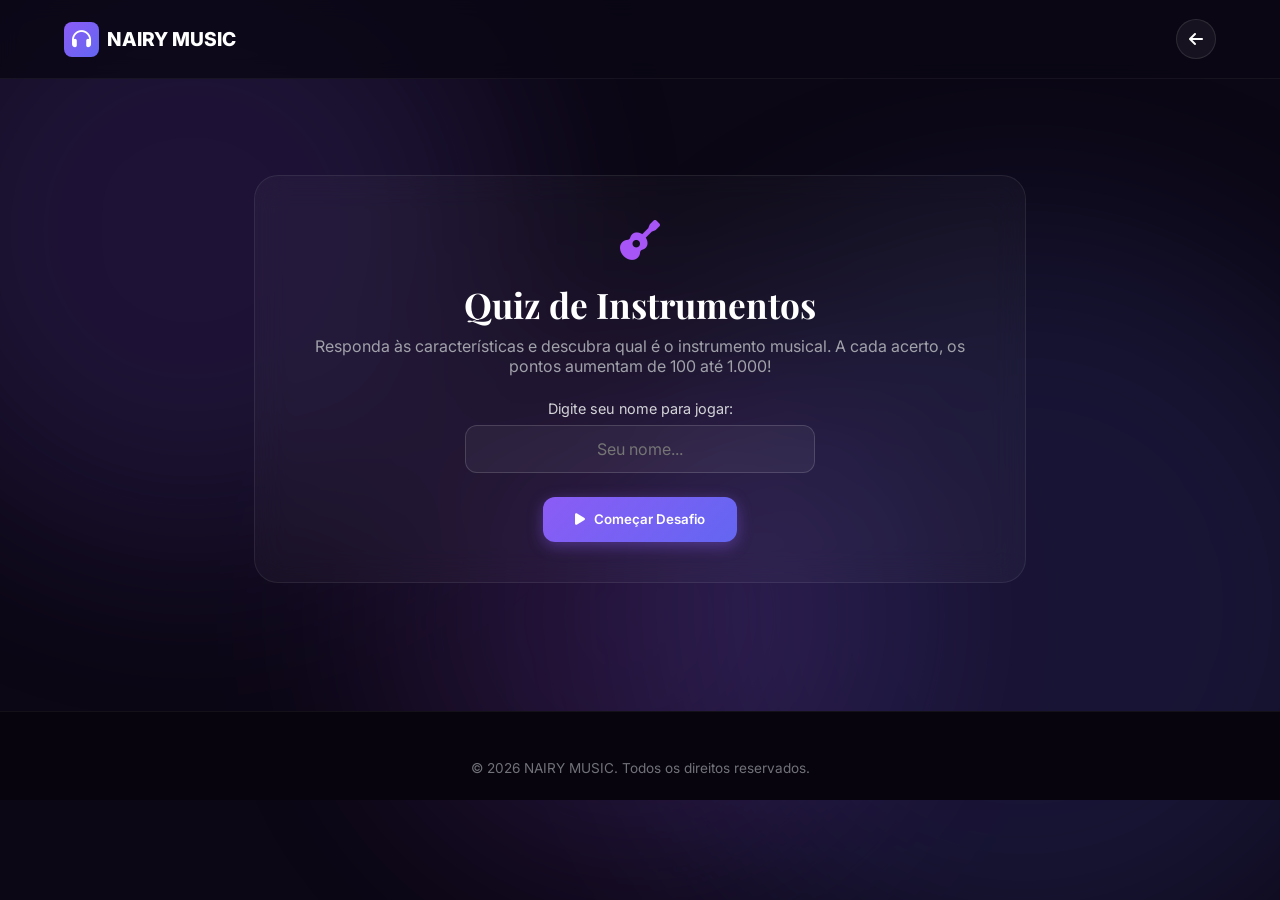
<file: instrumento.html>
<!DOCTYPE html>
<html lang="pt-BR">
<head>
    <meta charset="UTF-8">
    <meta name="viewport" content="width=device-width, initial-scale=1.0">

    <title>Quiz de Instrumentos Musicais | NAIRY MUSIC</title>

    <meta
        name="description"
        content="Teste seus conhecimentos sobre as características dos instrumentos musicais no desafio da NAIRY MUSIC."
    >

    <!-- Fontes -->
    <link rel="preconnect" href="https://fonts.googleapis.com">
    <link rel="preconnect" href="https://fonts.gstatic.com" crossorigin>

    <link
        href="https://fonts.googleapis.com/css2?family=Inter:wght@300;400;500;600;700;800&family=Playfair+Display:wght@600;700&display=swap"
        rel="stylesheet"
    >

    <!-- Font Awesome -->
    <link
        rel="stylesheet"
        href="https://cdnjs.cloudflare.com/ajax/libs/font-awesome/6.5.2/css/all.min.css"
    >

    <!-- CSS Unificado com o Padrão Visual -->
    <style>
        * {
            margin: 0;
            padding: 0;
            box-sizing: border-box;
            font-family: 'Inter', sans-serif;
        }

        body {
            background-color: #0b0714;
            color: #ffffff;
            overflow-x: hidden;
            position: relative;
        }

        .background-effects {
            position: fixed;
            top: 0;
            left: 0;
            width: 100%;
            height: 100%;
            pointer-events: none;
            z-index: -1;
            overflow: hidden;
        }

        .glow {
            position: absolute;
            border-radius: 50%;
            filter: blur(100px);
            opacity: 0.15;
        }

        .glow-one { top: -10%; left: -10%; width: 50vw; height: 50vw; background: #8b5cf6; }
        .glow-two { bottom: -10%; right: -10%; width: 60vw; height: 60vw; background: #6366f1; }
        .glow-three { top: 40%; left: 30%; width: 40vw; height: 40vw; background: #a855f7; }

        .header {
            display: flex;
            align-items: center;
            justify-content: space-between;
            padding: 1.2rem 5%;
            background: rgba(11, 7, 20, 0.8);
            backdrop-filter: blur(10px);
            position: sticky;
            top: 0;
            z-index: 1000;
            border-bottom: 1px solid rgba(255, 255, 255, 0.05);
        }

        .logo-area { display: flex; align-items: center; gap: 1rem; }
        .logo {
            display: flex; align-items: center; gap: 0.5rem;
            text-decoration: none; color: #ffffff; font-weight: 800; font-size: 1.2rem;
        }
        .logo-icon {
            width: 35px; height: 35px;
            background: linear-gradient(135deg, #8b5cf6, #6366f1);
            border-radius: 8px; display: flex; align-items: center; justify-content: center;
        }

        .header-actions { display: flex; align-items: center; gap: 1rem; }
        .icon-button {
            background: rgba(255, 255, 255, 0.05); border: 1px solid rgba(255, 255, 255, 0.1);
            color: #ffffff; width: 40px; height: 40px; border-radius: 50%;
            display: flex; align-items: center; justify-content: center; cursor: pointer;
            text-decoration: none;
        }

        .section { padding: 4rem 5%; max-width: 900px; margin: 0 auto; }
        
        .card-box {
            background: rgba(255, 255, 255, 0.03);
            border: 1px solid rgba(255, 255, 255, 0.08);
            border-radius: 24px;
            padding: 2.5rem;
            backdrop-filter: blur(16px);
            margin-top: 2rem;
            text-align: center;
        }

        .primary-button {
            background: linear-gradient(135deg, #8b5cf6, #6366f1);
            color: #ffffff; border: none; padding: 0.9rem 2rem;
            border-radius: 12px; font-weight: 600; cursor: pointer;
            display: inline-flex; align-items: center; gap: 0.6rem;
            box-shadow: 0 4px 15px rgba(139, 92, 246, 0.4);
            transition: transform 0.2s;
            text-decoration: none;
        }
        .primary-button:hover { transform: translateY(-2px); }

        .secondary-button {
            background: rgba(255, 255, 255, 0.05);
            border: 1px solid rgba(255, 255, 255, 0.1);
            color: #ffffff; padding: 0.9rem 2rem; border-radius: 12px;
            font-weight: 600; cursor: pointer; display: inline-flex; align-items: center; gap: 0.6rem;
            text-decoration: none;
        }

        .name-input-group {
            margin: 1.5rem 0;
            display: flex;
            flex-direction: column;
            gap: 0.5rem;
            align-items: center;
        }

        .name-input-group input {
            background: rgba(255, 255, 255, 0.05);
            border: 1px solid rgba(255, 255, 255, 0.15);
            padding: 0.8rem 1.2rem;
            border-radius: 12px;
            color: #ffffff;
            font-size: 1rem;
            width: 100%;
            max-width: 350px;
            text-align: center;
            outline: none;
        }

        .hidden { display: none !important; }

        /* Estilo do Jogo */
        .quiz-header {
            display: flex;
            justify-content: space-between;
            align-items: center;
            margin-bottom: 2rem;
            border-bottom: 1px solid rgba(255, 255, 255, 0.08);
            padding-bottom: 1rem;
            text-align: left;
        }

        .quiz-progress-bar {
            width: 100%; height: 6px; background: rgba(255, 255, 255, 0.1);
            border-radius: 3px; margin-bottom: 1.5rem; overflow: hidden;
        }
        .quiz-progress-fill {
            height: 100%; background: #8b5cf6; width: 0%; transition: width 0.3s ease;
        }

        .question-card {
            margin: 1.5rem 0;
            background: rgba(139, 92, 246, 0.08);
            border: 1px solid rgba(139, 92, 246, 0.3);
            padding: 1.8rem;
            border-radius: 16px;
            text-align: left;
        }

        .question-text {
            font-size: 1.15rem;
            color: #ffffff;
            line-height: 1.6;
            font-weight: 500;
        }

        .answers-grid {
            display: grid;
            grid-template-columns: 1fr 1fr;
            gap: 1rem;
            margin-top: 1.5rem;
        }

        @media(max-width: 650px) {
            .answers-grid { grid-template-columns: 1fr; }
        }

        .answer-btn {
            background: rgba(255, 255, 255, 0.04);
            border: 1px solid rgba(255, 255, 255, 0.1);
            color: #ffffff;
            padding: 1rem;
            border-radius: 12px;
            font-size: 1rem;
            cursor: pointer;
            transition: all 0.2s;
            text-align: left;
            display: flex;
            align-items: center;
            justify-content: space-between;
        }

        .answer-btn:hover:not(:disabled) {
            background: rgba(139, 92, 246, 0.15);
            border-color: #8b5cf6;
        }

        .answer-btn.correct {
            background: rgba(34, 197, 94, 0.2) !important;
            border-color: #22c55e !important;
            color: #4ade80;
        }

        .answer-btn.wrong {
            background: rgba(239, 68, 68, 0.2) !important;
            border-color: #ef4444 !important;
            color: #f87171;
        }

        .quiz-feedback {
            margin-top: 1.5rem;
            font-weight: 600;
            min-height: 1.5rem;
            text-align: left;
        }

        .next-btn-container {
            margin-top: 2rem;
            text-align: right;
        }

        .result-stats {
            display: grid;
            grid-template-columns: repeat(3, 1fr);
            gap: 1rem;
            margin: 2rem 0;
            background: rgba(255, 255, 255, 0.02);
            padding: 1.2rem;
            border-radius: 16px;
            border: 1px solid rgba(255, 255, 255, 0.05);
        }

        .result-stats strong {
            display: block; font-size: 1.4rem; color: #a855f7;
        }
        .result-stats span { font-size: 0.8rem; color: #a1a1aa; }

        .footer {
            background: #07040d; border-top: 1px solid rgba(255, 255, 255, 0.05);
            padding: 3rem 5% 1.5rem; margin-top: 4rem; text-align: center; color: #71717a; font-size: 0.85rem;
        }
    </style>
</head>

<body>

    <div class="background-effects">
        <div class="glow glow-one"></div>
        <div class="glow glow-two"></div>
        <div class="glow glow-three"></div>
    </div>

    <header class="header">
        <div class="logo-area">
            <a href="jogos.html" class="logo">
                <span class="logo-icon"><i class="fa-solid fa-headphones"></i></span>
                <span>NAIRY MUSIC</span>
            </a>
        </div>
        <div class="header-actions">
            <a href="jogos.html" class="icon-button" title="Voltar aos Jogos"><i class="fa-solid fa-arrow-left"></i></a>
        </div>
    </header>

    <main class="section">

        <!-- TELA 1: DIGITAR APENAS O NOME -->
        <div class="card-box" id="nameScreen">
            <div style="font-size: 2.5rem; color: #a855f7; margin-bottom: 1rem;">
                <i class="fa-solid fa-guitar"></i>
            </div>
            <h1 style="font-family: 'Playfair Display', serif; font-size: 2.2rem; margin-bottom: 0.5rem;">Quiz de Instrumentos</h1>
            <p style="color: #a1a1aa; margin-bottom: 1.5rem;">Responda às características e descubra qual é o instrumento musical. A cada acerto, os pontos aumentam de 100 até 1.000!</p>
            
            <div class="name-input-group">
                <label for="playerName" style="font-size: 0.9rem; color: #d4d4d8;">Digite seu nome para jogar:</label>
                <input type="text" id="playerName" placeholder="Seu nome..." autocomplete="off">
            </div>

            <button class="primary-button" onclick="initGame()">
                <i class="fa-solid fa-play"></i> Começar Desafio
            </button>
        </div>

        <!-- TELA 2: ÁREA DO JOGO -->
        <div class="card-box hidden" id="gameScreen">
            <div class="quiz-header">
                <div>
                    <span id="currentQuestionLabel" style="font-size: 0.75rem; font-weight: 700; color: #a855f7; letter-spacing: 1px;">PERGUNTA 1 DE 10</span>
                    <h3 style="font-size: 1.2rem; margin-top: 0.3rem;">Desafio de Características</h3>
                </div>
                <div style="text-align: right;">
                    <span id="pointsValueLabel" style="font-size: 0.75rem; color: #eab308; font-weight: bold; display: block;">VALOR: 100 PTS</span>
                    <strong id="liveScore" style="font-size: 1.3rem; color: #ffffff;">0 pts acumulados</strong>
                </div>
            </div>

            <div class="quiz-progress-bar">
                <div class="quiz-progress-fill" id="progressBar"></div>
            </div>

            <!-- CAIXA DE CARACTERÍSTICAS DA PERGUNTA -->
            <div class="question-card">
                <p style="font-size: 0.8rem; color: #a855f7; margin-bottom: 0.5rem; font-weight: 700; text-transform: uppercase; letter-spacing: 1px;">
                    <i class="fa-solid fa-circle-question"></i> Qual é o instrumento?
                </p>
                <p class="question-text" id="questionText">Carregando pergunta...</p>
            </div>

            <!-- OPÇÕES DE RESPOSTA -->
            <div class="answers-grid" id="answersGrid"></div>

            <div class="quiz-feedback" id="quizFeedback"></div>

            <div class="next-btn-container">
                <button class="primary-button hidden" id="nextBtn" onclick="nextQuestion()">
                    Próxima Pergunta <i class="fa-solid fa-arrow-right"></i>
                </button>
            </div>
        </div>

        <!-- TELA 3: RESULTADO FINAL -->
        <div class="card-box hidden" id="resultScreen">
            <div style="font-size: 3rem; color: #eab308; margin-bottom: 0.8rem;">
                <i class="fa-solid fa-trophy"></i>
            </div>
            <span style="font-size: 0.8rem; font-weight: 700; color: #a855f7; letter-spacing: 1px;">FIM DO DESAFIO</span>
            <h2 id="resultTitle" style="font-family: 'Playfair Display', serif; font-size: 2rem; margin: 0.5rem 0;">Parabéns!</h2>
            <p id="resultSubtitle" style="color: #a1a1aa; margin-bottom: 1.5rem;"></p>
            
            <div style="font-size: 2.2rem; font-weight: 800; color: #ffffff; margin-bottom: 0.5rem;" id="finalScoreDisplay">0 pts</div>

            <div class="result-stats">
                <div>
                    <strong id="statCorrect">0</strong>
                    <span>Acertos</span>
                </div>
                <div>
                    <strong id="statWrong">0</strong>
                    <span>Erros</span>
                </div>
                <div>
                    <strong id="statPercentage">0%</strong>
                    <span>Aproveitamento</span>
                </div>
            </div>

            <div style="display: flex; gap: 1rem; justify-content: center; margin-top: 2rem;">
                <button class="secondary-button" onclick="location.reload()">
                    <i class="fa-solid fa-rotate-right"></i> Jogar de Novo
                </button>
                <a href="jogos.html" class="primary-button">
                    <i class="fa-solid fa-gamepad"></i> Central de Jogos
                </a>
            </div>
        </div>

    </main>

    <footer class="footer">
        <p>© 2026 NAIRY MUSIC. Todos os direitos reservados.</p>
    </footer>

    <!-- SCRIPT DE FUNCIONAMENTO DO JOGO -->
    <script>
        // 10 perguntas baseadas em características, evoluindo de 100 até 1000 pontos
        const gameData = [
            {
                text: "Possui teclas brancas e pretas, martelos internos que batem em cordas esticadas e é considerado um dos instrumentos de base mais completos da harmonia.",
                options: ["Violão", "Piano", "Violino", "Harpa"],
                correct: 1,
                points: 100
            },
            {
                text: "Instrumento de cordas amplificado eletronicamente, possui trastes no braço e é indispensável em bandas de rock e pop para solos e bases marcantes.",
                options: ["Guitarra Elétrica", "Contrabaixo acústico", "Ukulele", "Bandolim"],
                correct: 0,
                points: 200
            },
            {
                text: "Formado por tambores e pratos variados, é tocado utilizando baquetas e pedais, sendo o coração rítmico principal das baterias de bandas modernas.",
                options: ["Bateria", "Congas", "Xilofone", "Pandeiro"],
                correct: 0,
                points: 300
            },
            {
                text: "Instrumento de sopro feito originalmente de metal, possui chaves que controlam aberturas e é extremamente popular no jazz e em baladas suaves.",
                options: ["Flauta Transversal", "Saxofone", "Trompete", "Clarinete"],
                correct: 1,
                points: 400
            },
            {
                text: "Instrumento de sopro de metal brilhante, possui pistões/valvulas acionados pelos dedos e emite um som potente, agudo e festivo.",
                options: ["Saxofone", "Trombone", "Trompete", "Tuba"],
                correct: 2,
                points: 500
            },
            {
                text: "Semelhante ao violino mas um pouco maior e mais grave, é tocado sentado apoiado ao corpo com um arco de crina de cavalo.",
                options: ["Violoncelo", "Violino", "Contrabaixo acústico", "Viola"],
                correct: 0,
                points: 600
            },
            {
                text: "Possui um fole central que é aberto e fechado para bombear ar, botões de um lado e teclas de piano do outro, muito tradicional no forró e sertanejo.",
                options: ["Sanfona / Acordeon", "Teclado", "Órgão", "Gaita de fole"],
                correct: 0,
                points: 700
            },
            {
                text: "Pequeno instrumento de quatro cordas originado no Havaí, muito associado a melodias leves, praianas e alegres.",
                options: ["Ukulele", "Violão", "Bandolim", "Cavaquinho"],
                correct: 0,
                points: 800
            },
            {
                text: "Instrumento de percussão latino-americano composto por um cilindro oco de metal com ranhuras, tocado raspando-se uma baqueta metálica sobre ele.",
                options: ["Bateria", "Reco-reco", "Pandeiro", "Surdo"],
                correct: 1,
                points: 900
            },
            {
                text: "Conhecido como o 'rei dos instrumentos', possui tubos gigantescos por onde passa ar pressurizado, sendo muito comum em catedrais e igrejas históricas.",
                options: ["Órgão de tubos", "Clarinete", "Gaita de boca", "Trombone"],
                correct: 0,
                points: 1000
            }
        ];

        let currentStep = 0;
        let score = 0;
        let correctCount = 0;
        let wrongCount = 0;
        let playerName = "";

        const nameScreen = document.getElementById("nameScreen");
        const gameScreen = document.getElementById("gameScreen");
        const resultScreen = document.getElementById("resultScreen");
        
        const playerNameInput = document.getElementById("playerName");
        const questionText = document.getElementById("questionText");
        const answersGrid = document.getElementById("answersGrid");
        const quizFeedback = document.getElementById("quizFeedback");
        const nextBtn = document.getElementById("nextBtn");
        const liveScore = document.getElementById("liveScore");
        const pointsValueLabel = document.getElementById("pointsValueLabel");
        const currentQuestionLabel = document.getElementById("currentQuestionLabel");
        const progressBar = document.getElementById("progressBar");

        function initGame() {
            playerName = playerNameInput.value.trim();
            if (!playerName) {
                alert("Por favor, digite seu nome para continuar!");
                return;
            }

            nameScreen.classList.add("hidden");
            gameScreen.classList.remove("hidden");
            loadRound();
        }

        function loadRound() {
            quizFeedback.innerHTML = "";
            nextBtn.classList.add("hidden");

            const currentObj = gameData[currentStep];
            currentQuestionLabel.textContent = `PERGUNTA ${currentStep + 1} DE ${gameData.length}`;
            pointsValueLabel.textContent = `VALOR DESTA PERGUNTA: ${currentObj.points} PTS`;
            questionText.textContent = currentObj.text;

            const progressPercent = (currentStep / gameData.length) * 100;
            progressBar.style.width = `${progressPercent}%`;

            answersGrid.innerHTML = "";
            currentObj.options.forEach((instrumentName, index) => {
                const btn = document.createElement("button");
                btn.className = "answer-btn";
                btn.innerHTML = `<span>${instrumentName}</span> <i class="fa-regular fa-circle"></i>`;
                btn.onclick = () => selectAnswer(index, btn);
                answersGrid.appendChild(btn);
            });
        }

        function selectAnswer(selectedIndex, selectedBtn) {
            const allButtons = answersGrid.querySelectorAll(".answer-btn");
            allButtons.forEach(b => b.disabled = true);

            const currentObj = gameData[currentStep];
            const isCorrect = (selectedIndex === currentObj.correct);

            if (isCorrect) {
                selectedBtn.classList.add("correct");
                selectedBtn.querySelector("i").className = "fa-solid fa-circle-check";
                score += currentObj.points;
                correctCount++;
                quizFeedback.innerHTML = `<span style="color: #4ade80;"><i class="fa-solid fa-check"></i> Acertou! +${currentObj.points} pontos</span>`;
            } else {
                selectedBtn.classList.add("wrong");
                selectedBtn.querySelector("i").className = "fa-solid fa-circle-xmark";
                allButtons[currentObj.correct].classList.add("correct");
                wrongCount++;
                quizFeedback.innerHTML = `<span style="color: #f87171;"><i class="fa-solid fa-xmark"></i> Errou! A resposta correta era: <b>${currentObj.options[currentObj.correct]}</b></span>`;
            }

            liveScore.textContent = `${score} pts acumulados`;
            nextBtn.classList.remove("hidden");
        }

        function nextQuestion() {
            currentStep++;
            if (currentStep < gameData.length) {
                loadRound();
            } else {
                showResults();
            }
        }

        function showResults() {
            gameScreen.classList.add("hidden");
            resultScreen.classList.remove("hidden");

            document.getElementById("resultTitle").textContent = `Parabéns, ${playerName}!`;
            document.getElementById("resultSubtitle").textContent = `Você completou o quiz de características de instrumentos.`;
            document.getElementById("finalScoreDisplay").textContent = `${score} pontos`;
            
            document.getElementById("statCorrect").textContent = correctCount;
            document.getElementById("statWrong").textContent = wrongCount;
            
            const percentage = Math.round((correctCount / gameData.length) * 100);
            document.getElementById("statPercentage").textContent = `${percentage}%`;

            let totalPoints = Number(localStorage.getItem("nairy_total_points")) || 0;
            let gamesPlayed = Number(localStorage.getItem("nairy_games_played")) || 0;
            
            totalPoints += score;
            gamesPlayed += 1;

            localStorage.setItem("nairy_total_points", totalPoints);
            localStorage.setItem("nairy_games_played", gamesPlayed);
        }
    </script>
</body>
</html>
</file>
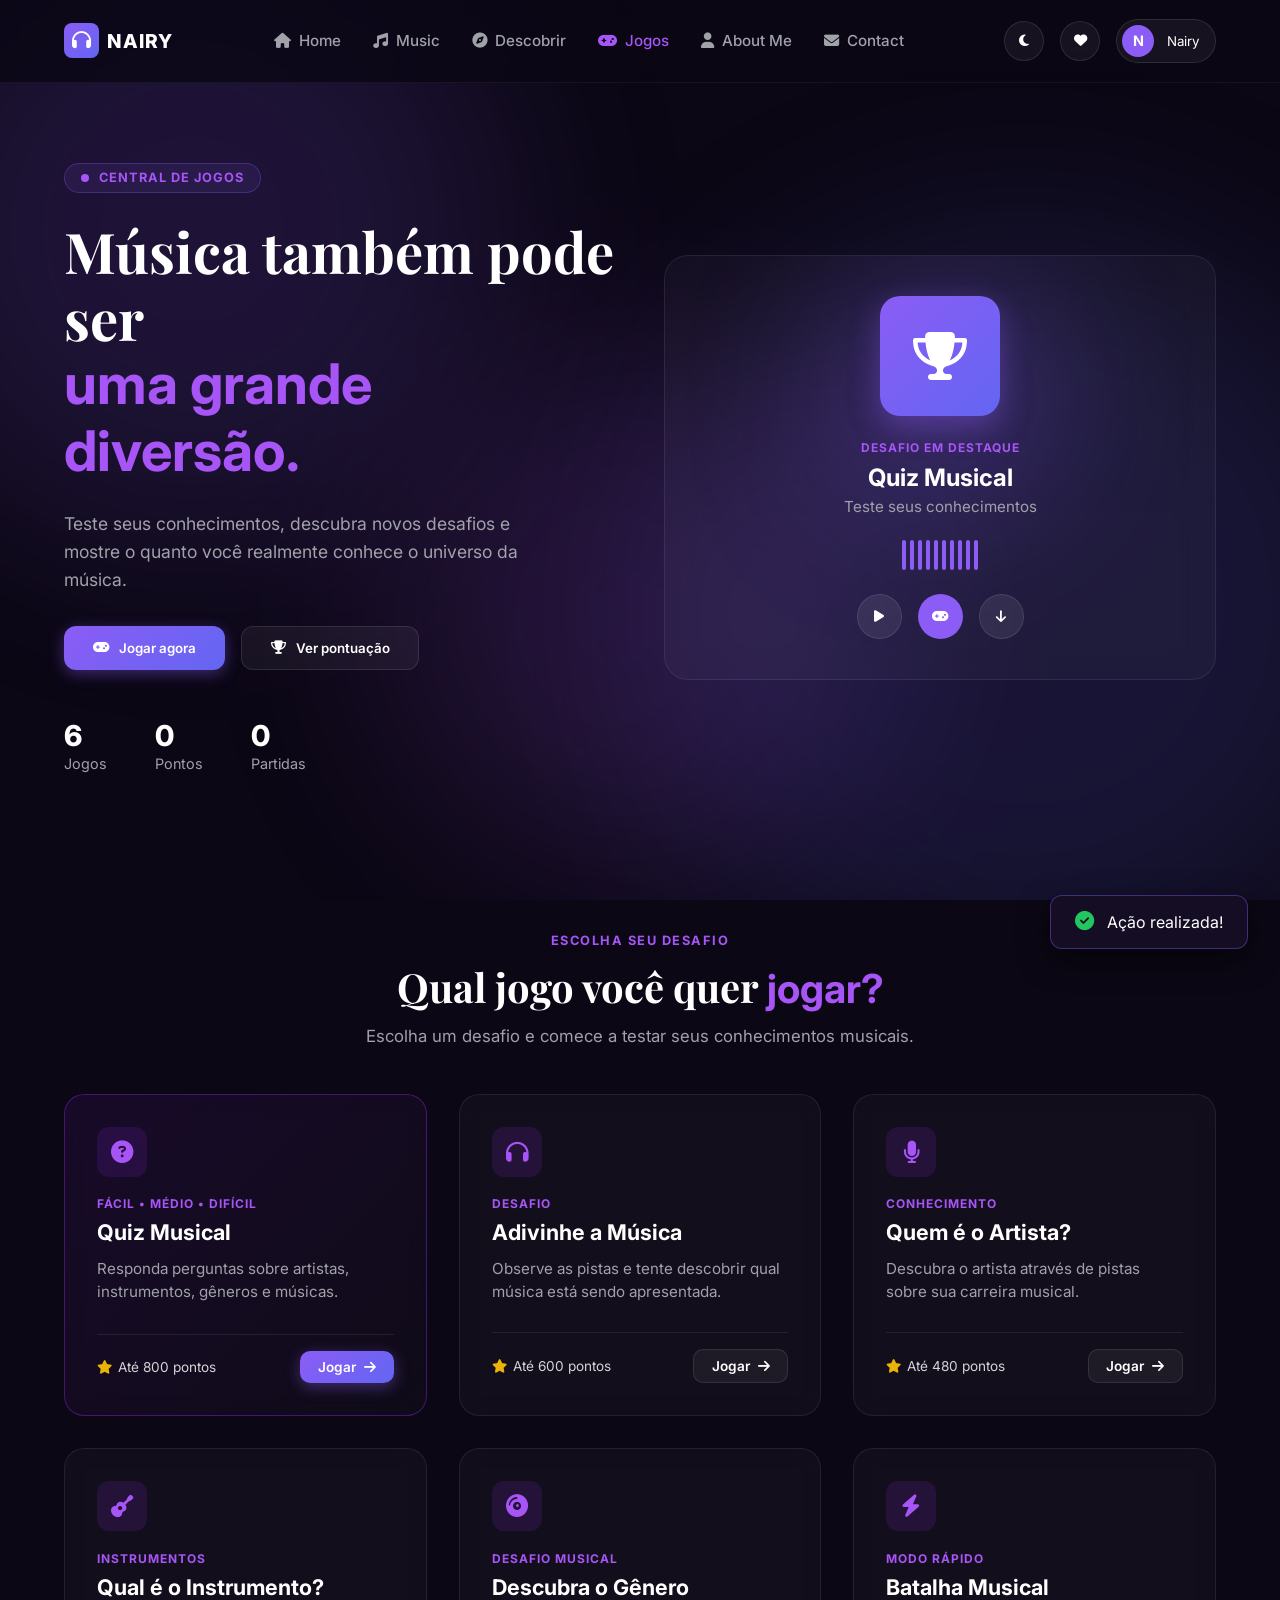
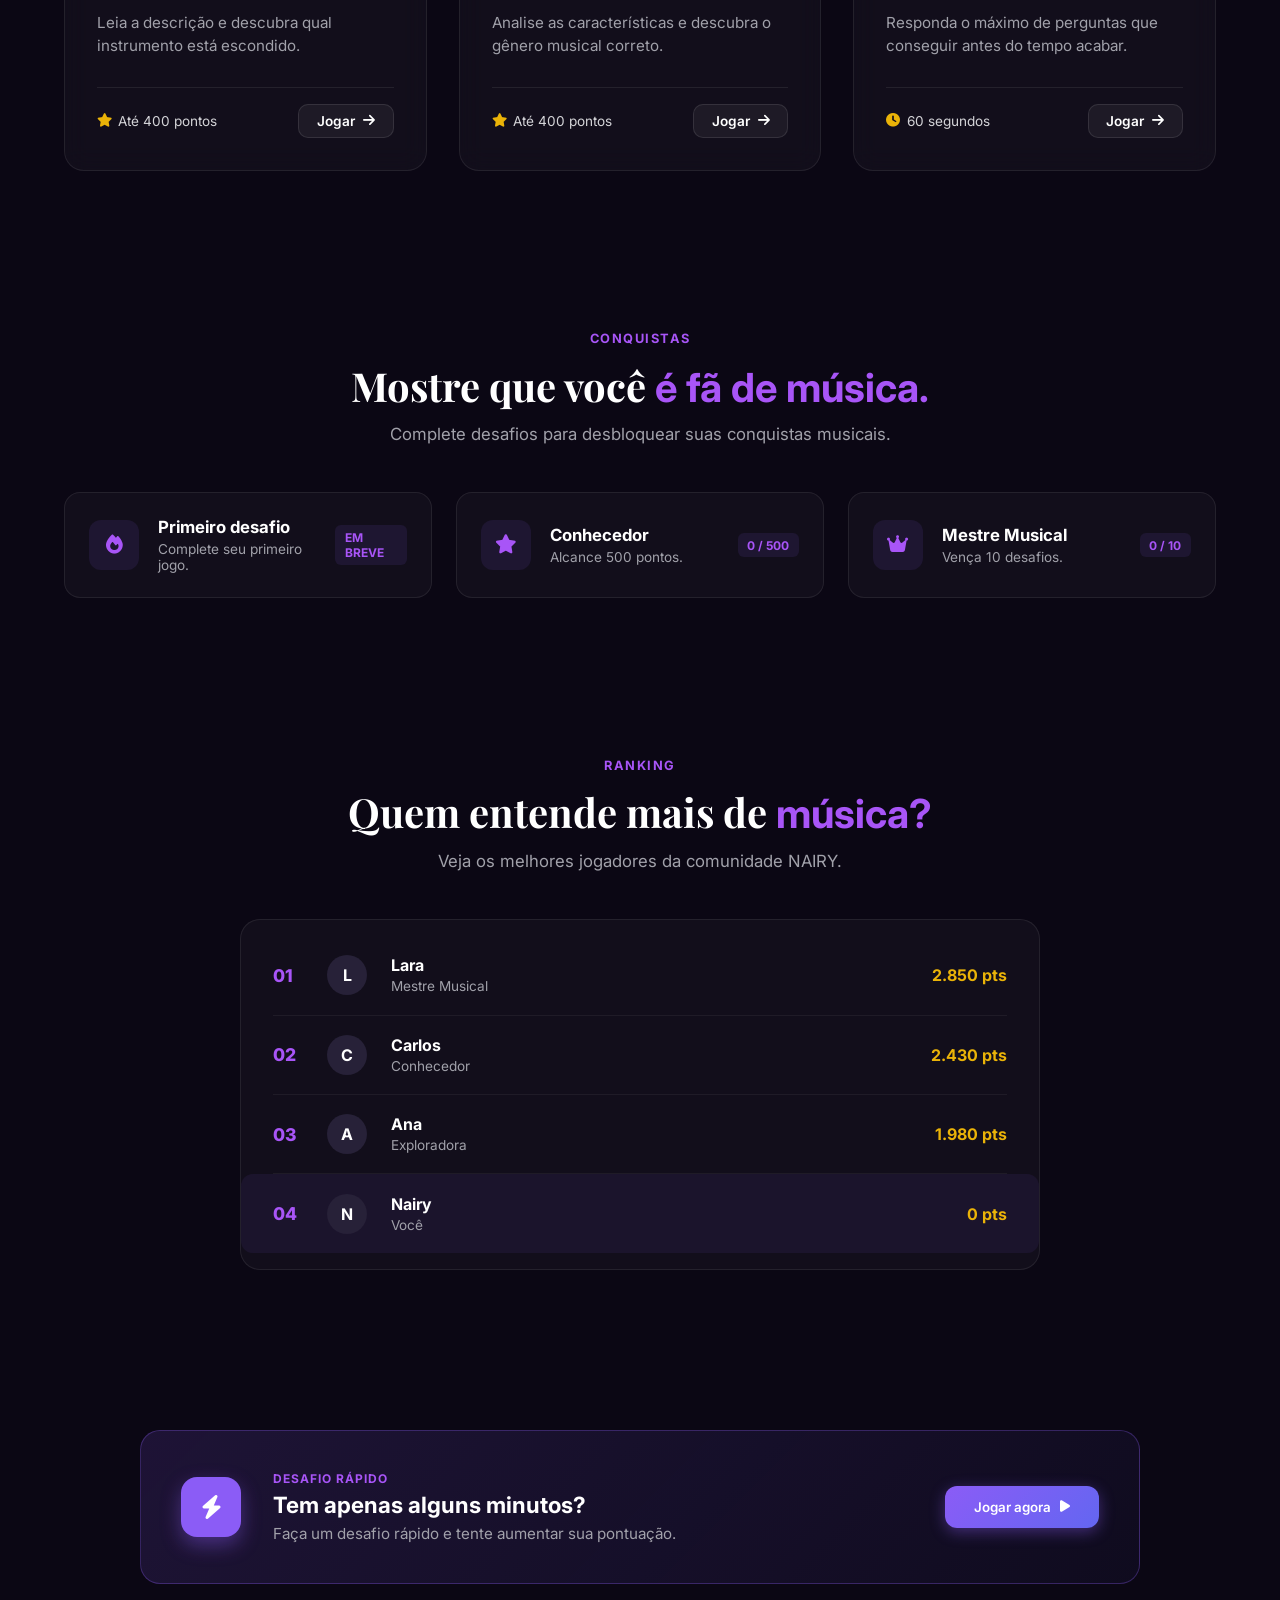
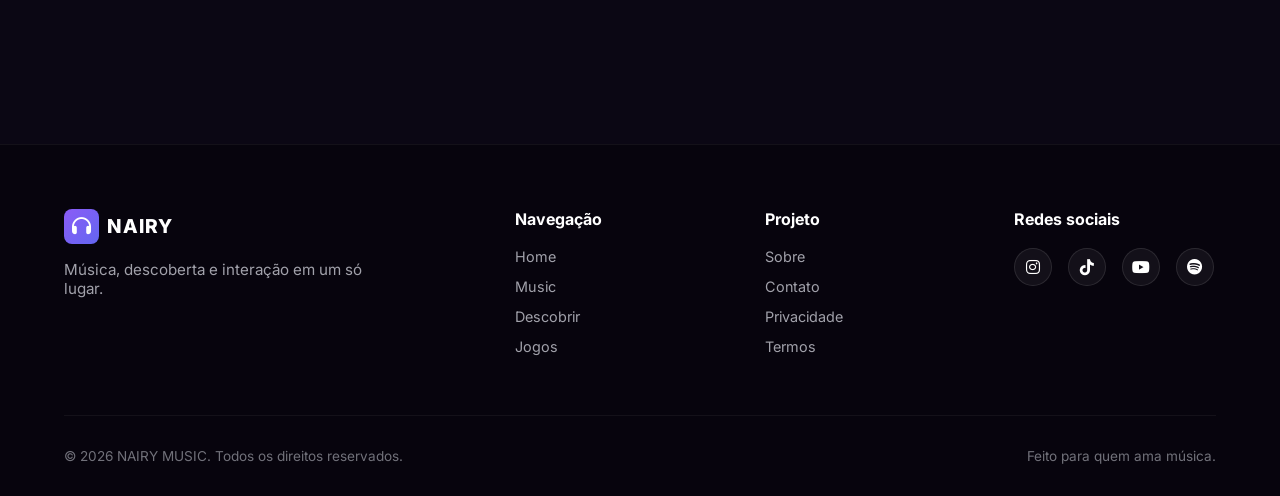
<file: jogos.html>
<!DOCTYPE html>
<html lang="pt-BR">

<head>
    <meta charset="UTF-8">
    <meta name="viewport" content="width=device-width, initial-scale=1.0">

    <title>Jogos | NAIRY MUSIC</title>

    <meta
        name="description"
        content="NAIRY MUSIC - Jogos musicais interativos para testar seus conhecimentos."
    >

    <link rel="preconnect" href="https://fonts.googleapis.com">
    <link rel="preconnect" href="https://fonts.gstatic.com" crossorigin>

    <link
        href="https://fonts.googleapis.com/css2?family=Inter:wght@300;400;500;600;700;800&family=Playfair+Display:wght@600;700&display=swap"
        rel="stylesheet"
    >

    <link
        rel="stylesheet"
        href="https://cdnjs.cloudflare.com/ajax/libs/font-awesome/6.5.2/css/all.min.css"
    >

    <style>
        /* ==========================================
           RESET E ESTILOS GLOBAIS BÁSICOS
        =========================================== */
        * {
            margin: 0;
            padding: 0;
            box-sizing: border-box;
            font-family: 'Inter', sans-serif;
        }

        body {
            background-color: #0b0714;
            color: #ffffff;
            overflow-x: hidden;
            position: relative;
        }

        /* ==========================================
           FUNDO / EFEITOS
        =========================================== */
        .background-effects {
            position: fixed;
            top: 0;
            left: 0;
            width: 100%;
            height: 100%;
            pointer-events: none;
            z-index: -1;
            overflow: hidden;
        }

        .glow {
            position: absolute;
            border-radius: 50%;
            filter: blur(100px);
            opacity: 0.15;
        }

        .glow-one {
            top: -10%;
            left: -10%;
            width: 50vw;
            height: 50vw;
            background: #8b5cf6;
        }

        .glow-two {
            bottom: -10%;
            right: -10%;
            width: 60vw;
            height: 60vw;
            background: #6366f1;
        }

        .glow-three {
            top: 40%;
            left: 30%;
            width: 40vw;
            height: 40vw;
            background: #a855f7;
        }

        /* ==========================================
           HEADER
        =========================================== */
        .header {
            display: flex;
            align-items: center;
            justify-content: space-between;
            padding: 1.2rem 5%;
            background: rgba(11, 7, 20, 0.8);
            backdrop-filter: blur(10px);
            position: sticky;
            top: 0;
            z-index: 1000;
            border-bottom: 1px solid rgba(255, 255, 255, 0.05);
        }

        .logo-area {
            display: flex;
            align-items: center;
            gap: 1rem;
        }

        .mobile-menu-btn {
            background: none;
            border: none;
            color: #ffffff;
            font-size: 1.2rem;
            cursor: pointer;
            display: none;
        }

        .logo {
            display: flex;
            align-items: center;
            gap: 0.5rem;
            text-decoration: none;
            color: #ffffff;
            font-weight: 800;
            font-size: 1.2rem;
            letter-spacing: 1px;
        }

        .logo-icon {
            width: 35px;
            height: 35px;
            background: linear-gradient(135deg, #8b5cf6, #6366f1);
            border-radius: 8px;
            display: flex;
            align-items: center;
            justify-content: center;
            color: #ffffff;
        }

        .main-nav {
            display: flex;
            gap: 2rem;
        }

        .nav-link {
            text-decoration: none;
            color: #a1a1aa;
            font-size: 0.95rem;
            font-weight: 500;
            display: flex;
            align-items: center;
            gap: 0.5rem;
            transition: color 0.3s ease;
        }

        .nav-link:hover, .nav-link.active {
            color: #a855f7;
        }

        .header-actions {
            display: flex;
            align-items: center;
            gap: 1rem;
        }

        .icon-button {
            background: rgba(255, 255, 255, 0.05);
            border: 1px solid rgba(255, 255, 255, 0.1);
            color: #ffffff;
            width: 40px;
            height: 40px;
            border-radius: 50%;
            display: flex;
            align-items: center;
            justify-content: center;
            cursor: pointer;
            transition: background 0.3s ease;
        }

        .icon-button:hover {
            background: rgba(255, 255, 255, 0.1);
        }

        .profile-button {
            background: rgba(255, 255, 255, 0.05);
            border: 1px solid rgba(255, 255, 255, 0.1);
            padding: 0.3rem 1rem 0.3rem 0.3rem;
            border-radius: 50px;
            display: flex;
            align-items: center;
            gap: 0.8rem;
            cursor: pointer;
            color: #ffffff;
        }

        .profile-avatar {
            width: 32px;
            height: 32px;
            background: #8b5cf6;
            border-radius: 50%;
            display: flex;
            align-items: center;
            justify-content: center;
            font-weight: 700;
            font-size: 0.9rem;
        }

        /* ==========================================
           MENU MOBILE
        =========================================== */
        .mobile-menu {
            position: fixed;
            top: 0;
            left: -100%;
            width: 80%;
            max-width: 300px;
            height: 100%;
            background: #0f0a1a;
            z-index: 2000;
            padding: 2rem;
            display: flex;
            flex-direction: column;
            gap: 1.5rem;
            transition: left 0.4s ease;
            box-shadow: 5px 0 25px rgba(0,0,0,0.5);
        }

        .mobile-menu.active {
            left: 0;
        }

        .mobile-menu-header {
            display: flex;
            justify-content: space-between;
            align-items: center;
            margin-bottom: 1rem;
        }

        .mobile-menu-header button {
            background: none;
            border: none;
            color: #ffffff;
            font-size: 1.5rem;
            cursor: pointer;
        }

        .mobile-link {
            text-decoration: none;
            color: #a1a1aa;
            font-size: 1.1rem;
            display: flex;
            align-items: center;
            gap: 1rem;
            padding: 0.5rem 0;
        }

        .mobile-link:hover {
            color: #a855f7;
        }

        /* ==========================================
           SEÇÕES E HERO
        =========================================== */
        .section {
            padding: 5rem 5%;
            max-width: 1400px;
            margin: 0 auto;
        }

        .hero-section {
            display: grid;
            grid-template-columns: 1fr 1fr;
            gap: 3rem;
            align-items: center;
            min-height: 80vh;
        }

        .hero-badge {
            display: inline-flex;
            align-items: center;
            gap: 0.6rem;
            background: rgba(139, 92, 246, 0.1);
            border: 1px solid rgba(139, 92, 246, 0.3);
            padding: 0.4rem 1rem;
            border-radius: 50px;
            font-size: 0.8rem;
            font-weight: 700;
            color: #a855f7;
            margin-bottom: 1.5rem;
            letter-spacing: 1px;
        }

        .pulse {
            width: 8px;
            height: 8px;
            background: #a855f7;
            border-radius: 50%;
            box-shadow: 0 0 0 0 rgba(168, 85, 247, 0.7);
            animation: pulse 1.5s infinite;
        }

        @keyframes pulse {
            0% { transform: scale(0.95); box-shadow: 0 0 0 0 rgba(168, 85, 247, 0.7); }
            70% { transform: scale(1); box-shadow: 0 0 0 8px rgba(168, 85, 247, 0); }
            100% { transform: scale(0.95); box-shadow: 0 0 0 0 rgba(168, 85, 247, 0); }
        }

        .hero-content h1 {
            font-size: 3.5rem;
            font-family: 'Playfair Display', serif;
            line-height: 1.2;
            margin-bottom: 1.5rem;
        }

        .hero-content h1 span {
            color: #a855f7;
            display: block;
        }

        .hero-content p {
            color: #a1a1aa;
            font-size: 1.1rem;
            line-height: 1.6;
            margin-bottom: 2rem;
            max-width: 500px;
        }

        .hero-buttons {
            display: flex;
            gap: 1rem;
            margin-bottom: 3rem;
        }

        .primary-button {
            background: linear-gradient(135deg, #8b5cf6, #6366f1);
            color: #ffffff;
            border: none;
            padding: 0.8rem 1.8rem;
            border-radius: 12px;
            font-weight: 600;
            cursor: pointer;
            display: inline-flex;
            align-items: center;
            gap: 0.6rem;
            box-shadow: 0 4px 15px rgba(139, 92, 246, 0.4);
            transition: transform 0.2s ease, box-shadow 0.2s ease;
        }

        .primary-button:hover {
            transform: translateY(-2px);
            box-shadow: 0 6px 20px rgba(139, 92, 246, 0.6);
        }

        .secondary-button {
            background: rgba(255, 255, 255, 0.05);
            border: 1px solid rgba(255, 255, 255, 0.1);
            color: #ffffff;
            padding: 0.8rem 1.8rem;
            border-radius: 12px;
            font-weight: 600;
            cursor: pointer;
            display: inline-flex;
            align-items: center;
            gap: 0.6rem;
            transition: background 0.3s ease;
        }

        .secondary-button:hover {
            background: rgba(255, 255, 255, 0.1);
        }

        .hero-stats {
            display: flex;
            gap: 3rem;
        }

        .hero-stat strong {
            display: block;
            font-size: 1.8rem;
            font-weight: 800;
            color: #ffffff;
        }

        .hero-stat span {
            color: #a1a1aa;
            font-size: 0.9rem;
        }

        /* CARD HERO DE DESTAQUE */
        .hero-player-card {
            background: rgba(255, 255, 255, 0.03);
            border: 1px solid rgba(255, 255, 255, 0.08);
            border-radius: 24px;
            padding: 2.5rem;
            position: relative;
            overflow: hidden;
            backdrop-filter: blur(16px);
            display: flex;
            flex-direction: column;
            align-items: center;
            text-align: center;
        }

        .album-glow {
            position: absolute;
            width: 200px;
            height: 200px;
            background: #8b5cf6;
            filter: blur(80px);
            opacity: 0.3;
            z-index: 0;
        }

        .album-cover {
            width: 120px;
            height: 120px;
            background: linear-gradient(135deg, #8b5cf6, #6366f1);
            border-radius: 20px;
            display: flex;
            align-items: center;
            justify-content: center;
            font-size: 3rem;
            color: #ffffff;
            margin-bottom: 1.5rem;
            z-index: 1;
            box-shadow: 0 10px 30px rgba(139, 92, 246, 0.4);
        }

        .hero-player-info {
            z-index: 1;
            margin-bottom: 1.5rem;
        }

        .small-label {
            font-size: 0.75rem;
            letter-spacing: 1px;
            color: #a855f7;
            font-weight: 700;
            display: block;
            margin-bottom: 0.5rem;
        }

        .hero-player-info h3 {
            font-size: 1.5rem;
            margin-bottom: 0.3rem;
        }

        .hero-player-info p {
            color: #a1a1aa;
            font-size: 0.95rem;
        }

        .hero-wave {
            display: flex;
            gap: 4px;
            align-items: center;
            height: 30px;
            margin-bottom: 1.5rem;
            z-index: 1;
        }

        .hero-wave span {
            width: 4px;
            height: 100%;
            background: #8b5cf6;
            border-radius: 2px;
            animation: wave 1.2s infinite ease-in-out;
        }

        .hero-wave span:nth-child(2) { animation-delay: 0.1s; }
        .hero-wave span:nth-child(3) { animation-delay: 0.2s; }
        .hero-wave span:nth-child(4) { animation-delay: 0.3s; }
        .hero-wave span:nth-child(5) { animation-delay: 0.4s; }

        @keyframes wave {
            0%, 100% { transform: scaleY(0.4); }
            50% { transform: scaleY(1); }
        }

        .hero-controls {
            display: flex;
            gap: 1rem;
            z-index: 1;
        }

        .hero-controls button {
            background: rgba(255, 255, 255, 0.08);
            border: 1px solid rgba(255, 255, 255, 0.1);
            color: #ffffff;
            width: 45px;
            height: 45px;
            border-radius: 50%;
            cursor: pointer;
            display: flex;
            align-items: center;
            justify-content: center;
            transition: background 0.3s;
        }

        .hero-controls button.hero-play {
            background: #8b5cf6;
            border: none;
        }

        .hero-controls button:hover {
            background: rgba(255, 255, 255, 0.2);
        }

        /* ==========================================
           GRID E CARDS DE JOGOS (ORGANIZADO E DINÂMICO)
        =========================================== */
        .section-header {
            margin-bottom: 3rem;
        }

        .section-header.centered {
            text-align: center;
        }

        .section-tag {
            font-size: 0.8rem;
            font-weight: 700;
            color: #a855f7;
            letter-spacing: 1.5px;
            display: block;
            margin-bottom: 0.8rem;
            text-transform: uppercase;
        }

        .section-header h2 {
            font-size: 2.5rem;
            font-family: 'Playfair Display', serif;
            margin-bottom: 0.8rem;
        }

        .section-header h2 span {
            color: #a855f7;
        }

        .section-header p {
            color: #a1a1aa;
            font-size: 1.05rem;
        }

        /* Grid responsivo perfeitamente alinhado */
        .game-cards-grid {
            display: grid;
            grid-template-columns: repeat(auto-fit, minmax(320px, 1fr));
            gap: 2rem;
            max-width: 1300px;
            margin: 0 auto;
        }

        /* Card com estilo moderno (Glassmorphism e alinhamento correto) */
        .game-card {
            background: rgba(255, 255, 255, 0.03);
            border: 1px solid rgba(255, 255, 255, 0.08);
            border-radius: 20px;
            padding: 2rem;
            display: flex;
            flex-direction: column;
            justify-content: space-between;
            position: relative;
            backdrop-filter: blur(12px);
            -webkit-backdrop-filter: blur(12px);
            transition: all 0.4s cubic-bezier(0.175, 0.885, 0.32, 1.275);
            overflow: hidden;
        }

        .game-card.featured-game {
            border-color: rgba(138, 43, 226, 0.4);
            background: linear-gradient(135deg, rgba(138, 43, 226, 0.1) 0%, rgba(255, 255, 255, 0.02) 100%);
        }

        .game-card:hover {
            transform: translateY(-8px) scale(1.02);
            border-color: rgba(138, 43, 226, 0.6);
            box-shadow: 0 15px 35px rgba(138, 43, 226, 0.2);
        }

        .game-card-icon {
            width: 50px;
            height: 50px;
            background: rgba(138, 43, 226, 0.15);
            border-radius: 12px;
            display: flex;
            align-items: center;
            justify-content: center;
            font-size: 1.4rem;
            color: #a855f7;
            margin-bottom: 1.2rem;
            transition: transform 0.3s ease, background 0.3s ease, color 0.3s ease;
        }

        .game-card:hover .game-card-icon {
            transform: scale(1.1) rotate(5deg);
            background: #8b5cf6;
            color: #ffffff;
        }

        .game-level {
            font-size: 0.75rem;
            font-weight: 700;
            letter-spacing: 1px;
            color: #a855f7;
            margin-bottom: 0.5rem;
            display: block;
            text-transform: uppercase;
        }

        .game-card h3 {
            font-size: 1.35rem;
            color: #ffffff;
            margin-bottom: 0.8rem;
        }

        .game-card p {
            color: #a1a1aa;
            font-size: 0.95rem;
            line-height: 1.5;
            margin-bottom: 1.8rem;
            flex-grow: 1;
        }

        .game-card-footer {
            display: flex;
            align-items: center;
            justify-content: space-between;
            padding-top: 1rem;
            border-top: 1px solid rgba(255, 255, 255, 0.08);
        }

        .game-card-footer span {
            font-size: 0.85rem;
            color: #d4d4d8;
            display: flex;
            align-items: center;
            gap: 0.4rem;
        }

        .game-card-footer span i {
            color: #eab308;
        }

        .game-card .primary-button.small,
        .game-card .secondary-button.small {
            padding: 0.5rem 1.1rem;
            font-size: 0.85rem;
            border-radius: 10px;
            display: inline-flex;
            align-items: center;
            gap: 0.5rem;
            cursor: pointer;
            transition: gap 0.3s ease, transform 0.2s ease;
        }

        .game-card:hover .primary-button.small i,
        .game-card:hover .secondary-button.small i {
            transform: translateX(4px);
        }

        /* ==========================================
           CONQUISTAS E RANKING
        =========================================== */
        .achievements-grid {
            display: grid;
            grid-template-columns: repeat(auto-fit, minmax(280px, 1fr));
            gap: 1.5rem;
        }

        .achievement-card {
            background: rgba(255, 255, 255, 0.03);
            border: 1px solid rgba(255, 255, 255, 0.08);
            border-radius: 16px;
            padding: 1.5rem;
            display: flex;
            align-items: center;
            gap: 1.2rem;
        }

        .achievement-icon {
            width: 50px;
            height: 50px;
            background: rgba(139, 92, 246, 0.1);
            border-radius: 12px;
            display: flex;
            align-items: center;
            justify-content: center;
            font-size: 1.2rem;
            color: #a855f7;
            flex-shrink: 0;
        }

        .achievement-card h3 {
            font-size: 1.05rem;
            margin-bottom: 0.2rem;
        }

        .achievement-card p {
            color: #a1a1aa;
            font-size: 0.85rem;
        }

        .achievement-status {
            margin-left: auto;
            font-size: 0.75rem;
            font-weight: 700;
            color: #a855f7;
            background: rgba(139, 92, 246, 0.1);
            padding: 0.3rem 0.6rem;
            border-radius: 6px;
        }

        .ranking-card {
            background: rgba(255, 255, 255, 0.03);
            border: 1px solid rgba(255, 255, 255, 0.08);
            border-radius: 20px;
            padding: 1rem 2rem;
            max-width: 800px;
            margin: 0 auto;
        }

        .ranking-item {
            display: flex;
            align-items: center;
            padding: 1.2rem 0;
            border-bottom: 1px solid rgba(255, 255, 255, 0.05);
            gap: 1.5rem;
        }

        .ranking-item:last-child {
            border-bottom: none;
        }

        .ranking-position {
            font-size: 1.1rem;
            font-weight: 800;
            color: #a855f7;
            width: 30px;
        }

        .ranking-avatar {
            width: 40px;
            height: 40px;
            background: #272138;
            border-radius: 50%;
            display: flex;
            align-items: center;
            justify-content: center;
            font-weight: 700;
        }

        .ranking-info {
            flex-grow: 1;
        }

        .ranking-info strong {
            display: block;
            font-size: 1rem;
        }

        .ranking-info span {
            color: #a1a1aa;
            font-size: 0.85rem;
        }

        .ranking-points {
            font-weight: 700;
            color: #eab308;
        }

        .ranking-item.current-player {
            background: rgba(139, 92, 246, 0.08);
            margin: 0 -2rem;
            padding-left: 2rem;
            padding-right: 2rem;
            border-radius: 12px;
            border-bottom: none;
        }

        /* DESAFIO RÁPIDO */
        .recommendation-box {
            background: linear-gradient(135deg, rgba(139, 92, 246, 0.15), rgba(99, 102, 241, 0.05));
            border: 1px solid rgba(139, 92, 246, 0.3);
            border-radius: 20px;
            padding: 2.5rem;
            display: flex;
            align-items: center;
            gap: 2rem;
            max-width: 1000px;
            margin: 0 auto;
        }

        .recommendation-icon {
            width: 60px;
            height: 60px;
            background: #8b5cf6;
            border-radius: 16px;
            display: flex;
            align-items: center;
            justify-content: center;
            font-size: 1.5rem;
            color: #ffffff;
            flex-shrink: 0;
            box-shadow: 0 8px 20px rgba(139, 92, 246, 0.4);
        }

        .recommendation-box div span {
            font-size: 0.75rem;
            font-weight: 700;
            color: #a855f7;
            letter-spacing: 1px;
            display: block;
            margin-bottom: 0.3rem;
        }

        .recommendation-box h3 {
            font-size: 1.4rem;
            margin-bottom: 0.4rem;
        }

        .recommendation-box p {
            color: #a1a1aa;
            font-size: 0.95rem;
        }

        .recommendation-box .primary-button {
            margin-left: auto;
            white-space: nowrap;
        }

        /* ==========================================
           FOOTER
        =========================================== */
        .footer {
            background: #07040d;
            border-top: 1px solid rgba(255, 255, 255, 0.05);
            padding: 4rem 5% 2rem;
            margin-top: 5rem;
        }

        .footer-main {
            display: grid;
            grid-template-columns: 2fr 1fr 1fr 1fr;
            gap: 3rem;
            max-width: 1400px;
            margin: 0 auto 3rem;
        }

        .footer-brand p {
            color: #a1a1aa;
            font-size: 0.95rem;
            margin-top: 1rem;
            max-width: 300px;
        }

        .footer-links h4, .footer-social h4 {
            font-size: 1rem;
            margin-bottom: 1.2rem;
            color: #ffffff;
        }

        .footer-links a {
            display: block;
            color: #a1a1aa;
            text-decoration: none;
            font-size: 0.9rem;
            margin-bottom: 0.8rem;
            transition: color 0.3s;
        }

        .footer-links a:hover {
            color: #a855f7;
        }

        .footer-social div {
            display: flex;
            gap: 1rem;
        }

        .footer-social a {
            width: 38px;
            height: 38px;
            background: rgba(255, 255, 255, 0.05);
            border: 1px solid rgba(255, 255, 255, 0.1);
            border-radius: 50%;
            display: flex;
            align-items: center;
            justify-content: center;
            color: #ffffff;
            text-decoration: none;
            transition: background 0.3s;
        }

        .footer-social a:hover {
            background: #8b5cf6;
        }

        .footer-bottom {
            max-width: 1400px;
            margin: 0 auto;
            padding-top: 2rem;
            border-top: 1px solid rgba(255, 255, 255, 0.05);
            display: flex;
            justify-content: space-between;
            color: #71717a;
            font-size: 0.85rem;
        }

        /* ==========================================
           MODAL E TOAST
        =========================================== */
        .modal {
            position: fixed;
            top: 0;
            left: 0;
            width: 100%;
            height: 100%;
            background: rgba(0, 0, 0, 0.8);
            backdrop-filter: blur(8px);
            z-index: 3000;
            display: flex;
            align-items: center;
            justify-content: center;
            opacity: 0;
            pointer-events: none;
            transition: opacity 0.3s ease;
        }

        .modal.active {
            opacity: 1;
            pointer-events: auto;
        }

        .modal-content {
            background: #140d24;
            border: 1px solid rgba(255, 255, 255, 0.1);
            border-radius: 24px;
            padding: 2.5rem;
            width: 90%;
            max-width: 450px;
            text-align: center;
            position: relative;
        }

        .modal-close {
            position: absolute;
            top: 1.2rem;
            right: 1.2rem;
            background: none;
            border: none;
            color: #a1a1aa;
            font-size: 1.2rem;
            cursor: pointer;
        }

        .modal-avatar {
            width: 70px;
            height: 70px;
            background: #8b5cf6;
            border-radius: 50%;
            display: flex;
            align-items: center;
            justify-content: center;
            font-size: 1.8rem;
            font-weight: 700;
            margin: 0 auto 1rem;
        }

        .modal-content h2 {
            font-size: 1.5rem;
            margin-bottom: 0.3rem;
        }

        .modal-content p {
            color: #a1a1aa;
            font-size: 0.9rem;
            margin-bottom: 2rem;
        }

        .profile-stat-grid {
            display: grid;
            grid-template-columns: repeat(3, 1fr);
            gap: 1rem;
            background: rgba(255, 255, 255, 0.02);
            border: 1px solid rgba(255, 255, 255, 0.05);
            border-radius: 16px;
            padding: 1rem;
            margin-bottom: 2rem;
        }

        .profile-stat-grid strong {
            display: block;
            font-size: 1.2rem;
            color: #ffffff;
        }

        .profile-stat-grid span {
            color: #a1a1aa;
            font-size: 0.75rem;
        }

        .toast {
            position: fixed;
            bottom: 2rem;
            right: 2rem;
            background: #140d24;
            border: 1px solid rgba(139, 92, 246, 0.4);
            color: #ffffff;
            padding: 1rem 1.5rem;
            border-radius: 12px;
            display: flex;
            align-items: center;
            gap: 0.8rem;
            box-shadow: 0 10px 30px rgba(0,0,0,0.5);
            z-index: 4000;
            transform: translateY(150%);
            transition: transform 0.3s cubic-bezier(0.175, 0.885, 0.32, 1.275);
        }

        .toast.show {
            transform: translateY(0);
        }

        .toast i {
            color: #22c55e;
            font-size: 1.2rem;
        }

        /* RESPONSIVIDADE */
        @media(max-width: 968px) {
            .hero-section {
                grid-template-columns: 1fr;
                text-align: center;
                padding-top: 2rem;
            }
            .hero-content p {
                margin: 0 auto 2rem;
            }
            .hero-buttons {
                justify-content: center;
            }
            .hero-stats {
                justify-content: center;
            }
            .main-nav {
                display: none;
            }
            .mobile-menu-btn {
                display: block;
            }
            .footer-main {
                grid-template-columns: 1fr 1fr;
            }
            .recommendation-box {
                flex-direction: column;
                text-align: center;
            }
            .recommendation-box .primary-button {
                margin-left: 0;
            }
        }
    </style>
</head>

<body>

    <!-- ==========================================
         FUNDO / EFEITOS
    =========================================== -->

    <div class="background-effects">
        <div class="glow glow-one"></div>
        <div class="glow glow-two"></div>
        <div class="glow glow-three"></div>
    </div>


    <!-- ==========================================
         HEADER
    =========================================== -->

    <header class="header">

        <div class="logo-area">

            <button
                class="mobile-menu-btn"
                id="mobileMenuBtn"
                aria-label="Abrir menu"
            >
                <i class="fa-solid fa-bars"></i>
            </button>

            <a href="index.html" class="logo">

                <span class="logo-icon">
                    <i class="fa-solid fa-headphones"></i>
                </span>

                <span>NAIRY</span>

            </a>

        </div>


        <nav class="main-nav" id="mainNav">

            <a href="index.html" class="nav-link">
                <i class="fa-solid fa-house"></i>
                Home
            </a>

            <a href="index.html#music" class="nav-link">
                <i class="fa-solid fa-music"></i>
                Music
            </a>

            <a href="index.html#discover" class="nav-link">
                <i class="fa-solid fa-compass"></i>
                Descobrir
            </a>

            <a href="jogos.html" class="nav-link active">
                <i class="fa-solid fa-gamepad"></i>
                Jogos
            </a>

            <a href="index.html#about" class="nav-link">
                <i class="fa-solid fa-user"></i>
                About Me
            </a>

            <a href="index.html#contact" class="nav-link">
                <i class="fa-solid fa-envelope"></i>
                Contact
            </a>

        </nav>


        <div class="header-actions">

            <button
                class="icon-button"
                id="themeBtn"
                title="Alterar tema"
                aria-label="Alterar tema"
            >
                <i class="fa-solid fa-moon"></i>
            </button>

            <button
                class="icon-button"
                id="favoritesBtn"
                title="Favoritos"
                aria-label="Favoritos"
            >
                <i class="fa-solid fa-heart"></i>
            </button>

            <button
                class="profile-button"
                id="profileBtn"
            >

                <span class="profile-avatar">
                    N
                </span>

                <span class="profile-name">
                    Nairy
                </span>

            </button>

        </div>

    </header>


    <!-- ==========================================
         MENU MOBILE
    =========================================== -->

    <div class="mobile-menu" id="mobileMenu">

        <div class="mobile-menu-header">

            <span class="logo">

                <span class="logo-icon">
                    <i class="fa-solid fa-headphones"></i>
                </span>

                NAIRY

            </span>

            <button
                id="closeMobileMenu"
                aria-label="Fechar menu"
            >
                <i class="fa-solid fa-xmark"></i>
            </button>

        </div>


        <a href="index.html" class="mobile-link">
            <i class="fa-solid fa-house"></i>
            Home
        </a>


        <a href="index.html#music" class="mobile-link">
            <i class="fa-solid fa-music"></i>
            Music
        </a>


        <a href="index.html#discover" class="mobile-link">
            <i class="fa-solid fa-compass"></i>
            Descobrir
        </a>


        <a href="jogos.html" class="mobile-link">
            <i class="fa-solid fa-gamepad"></i>
            Jogos
        </a>


        <a href="index.html#about" class="mobile-link">
            <i class="fa-solid fa-user"></i>
            About Me
        </a>


        <a href="index.html#contact" class="mobile-link">
            <i class="fa-solid fa-envelope"></i>
            Contact
        </a>

    </div>


    <!-- ==========================================
         CONTEÚDO
    =========================================== -->

    <main>


        <!-- ======================================
             HERO DOS JOGOS
        ======================================= -->

        <section class="section hero-section games-hero">

            <div class="hero-content">

                <div class="hero-badge">

                    <span class="pulse"></span>

                    CENTRAL DE JOGOS

                </div>


                <h1>

                    Música também pode ser

                    <span>uma grande diversão.</span>

                </h1>


                <p>

                    Teste seus conhecimentos, descubra novos desafios
                    e mostre o quanto você realmente conhece o universo
                    da música.

                </p>


                <div class="hero-buttons">

                    <button
                        class="primary-button"
                        onclick="scrollToGames()"
                    >

                        <i class="fa-solid fa-gamepad"></i>

                        Jogar agora

                    </button>


                    <button
                        class="secondary-button"
                        onclick="scrollToRanking()"
                    >

                        <i class="fa-solid fa-trophy"></i>

                        Ver pontuação

                    </button>

                </div>


                <div class="hero-stats">

                    <div class="hero-stat">

                        <strong>
                            6
                        </strong>

                        <span>
                            Jogos
                        </span>

                    </div>


                    <div class="hero-stat">

                        <strong id="totalPoints">
                            0
                        </strong>

                        <span>
                            Pontos
                        </span>

                    </div>


                    <div class="hero-stat">

                        <strong id="gamesPlayed">
                            0
                        </strong>

                        <span>
                            Partidas
                        </span>

                    </div>

                </div>

            </div>


            <!-- CARD PRINCIPAL -->

            <div class="hero-player-card game-feature-card">

                <div class="album-glow"></div>


                <div class="album-cover large-cover">

                    <i class="fa-solid fa-trophy"></i>

                </div>


                <div class="hero-player-info">

                    <span class="small-label">
                        DESAFIO EM DESTAQUE
                    </span>

                    <h3>
                        Quiz Musical
                    </h3>

                    <p>
                        Teste seus conhecimentos
                    </p>

                </div>


                <div class="hero-wave">

                    <span></span>
                    <span></span>
                    <span></span>
                    <span></span>
                    <span></span>
                    <span></span>
                    <span></span>
                    <span></span>
                    <span></span>
                    <span></span>

                </div>


                <div class="hero-controls">

                    <button onclick="openGame('quiz.html')">
                        <i class="fa-solid fa-play"></i>
                    </button>

                    <button
                        class="hero-play"
                        onclick="openGame('quiz.html')"
                    >
                        <i class="fa-solid fa-gamepad"></i>
                    </button>

                    <button onclick="scrollToGames()">
                        <i class="fa-solid fa-arrow-down"></i>
                    </button>

                </div>

            </div>

        </section>


        <!-- ======================================
             JOGOS DISPONÍVEIS
        ======================================= -->

        <section
            class="section"
            id="games"
        >

            <div class="section-header centered">

                <span class="section-tag">
                    ESCOLHA SEU DESAFIO
                </span>


                <h2>

                    Qual jogo você quer

                    <span>jogar?</span>

                </h2>


                <p>

                    Escolha um desafio e comece a testar
                    seus conhecimentos musicais.

                </p>

            </div>


            <!-- GRID DOS JOGOS -->

            <div class="game-cards-grid">


                <!-- ==================================
                     QUIZ MUSICAL
                =================================== -->

                <div class="game-card featured-game">

                    <div class="game-card-icon">
                        <i class="fa-solid fa-circle-question"></i>
                    </div>


                    <span class="game-level">
                        FÁCIL • MÉDIO • DIFÍCIL
                    </span>


                    <h3>
                        Quiz Musical
                    </h3>


                    <p>

                        Responda perguntas sobre artistas,
                        instrumentos, gêneros e músicas.

                    </p>


                    <div class="game-card-footer">

                        <span>

                            <i class="fa-solid fa-star"></i>

                            Até 800 pontos

                        </span>


                        <button
                            class="primary-button small"
                            onclick="openGame('quiz.html')"
                        >

                            Jogar

                            <i class="fa-solid fa-arrow-right"></i>

                        </button>

                    </div>

                </div>


                <!-- ==================================
                     ADIVINHE A MÚSICA
                =================================== -->

                <div class="game-card">

                    <div class="game-card-icon">
                        <i class="fa-solid fa-headphones"></i>
                    </div>


                    <span class="game-level">
                        DESAFIO
                    </span>


                    <h3>
                        Adivinhe a Música
                    </h3>


                    <p>

                        Observe as pistas e tente descobrir
                        qual música está sendo apresentada.

                    </p>


                    <div class="game-card-footer">

                        <span>

                            <i class="fa-solid fa-star"></i>

                            Até 600 pontos

                        </span>


                        <button
                            class="secondary-button small"
                            onclick="openGame('advinha-musica.html')"
                        >

                            Jogar

                            <i class="fa-solid fa-arrow-right"></i>

                        </button>

                    </div>

                </div>


                <!-- ==================================
                     QUEM É O ARTISTA
                =================================== -->

                <div class="game-card">

                    <div class="game-card-icon">
                        <i class="fa-solid fa-microphone"></i>
                    </div>


                    <span class="game-level">
                        CONHECIMENTO
                    </span>


                    <h3>
                        Quem é o Artista?
                    </h3>


                    <p>

                        Descubra o artista através de
                        pistas sobre sua carreira musical.

                    </p>


                    <div class="game-card-footer">

                        <span>

                            <i class="fa-solid fa-star"></i>

                            Até 480 pontos

                        </span>


                        <button
                            class="secondary-button small"
                            onclick="openGame('artista.html')"
                        >

                            Jogar

                            <i class="fa-solid fa-arrow-right"></i>

                        </button>

                    </div>

                </div>


                <!-- ==================================
                     INSTRUMENTO
                =================================== -->

                <div class="game-card">

                    <div class="game-card-icon">
                        <i class="fa-solid fa-guitar"></i>
                    </div>


                    <span class="game-level">
                        INSTRUMENTOS
                    </span>


                    <h3>
                        Qual é o Instrumento?
                    </h3>


                    <p>

                        Leia a descrição e descubra
                        qual instrumento está escondido.

                    </p>


                    <div class="game-card-footer">

                        <span>

                            <i class="fa-solid fa-star"></i>

                            Até 400 pontos

                        </span>


                        <button
                            class="secondary-button small"
                            onclick="openGame('instrumento.html')"
                        >

                            Jogar

                            <i class="fa-solid fa-arrow-right"></i>

                        </button>

                    </div>

                </div>


                <!-- ==================================
                     GÊNERO
                =================================== -->

                <div class="game-card">

                    <div class="game-card-icon">
                        <i class="fa-solid fa-compact-disc"></i>
                    </div>


                    <span class="game-level">
                        DESAFIO MUSICAL
                    </span>


                    <h3>
                        Descubra o Gênero
                    </h3>


                    <p>

                        Analise as características e
                        descubra o gênero musical correto.

                    </p>


                    <div class="game-card-footer">

                        <span>

                            <i class="fa-solid fa-star"></i>

                            Até 400 pontos

                        </span>


                        <button
                            class="secondary-button small"
                            onclick="openGame('genero.html')"
                        >

                            Jogar

                            <i class="fa-solid fa-arrow-right"></i>

                        </button>

                    </div>

                </div>


                <!-- ==================================
                     BATALHA MUSICAL
                =================================== -->

                <div class="game-card">

                    <div class="game-card-icon">
                        <i class="fa-solid fa-bolt"></i>
                    </div>


                    <span class="game-level">
                        MODO RÁPIDO
                    </span>


                    <h3>
                        Batalha Musical
                    </h3>


                    <p>

                        Responda o máximo de perguntas
                        que conseguir antes do tempo acabar.

                    </p>


                    <div class="game-card-footer">

                        <span>

                            <i class="fa-solid fa-clock"></i>

                            60 segundos

                        </span>


                        <button
                            class="secondary-button small"
                            onclick="openGame('batalha.html')"
                        >

                            Jogar

                            <i class="fa-solid fa-arrow-right"></i>

                        </button>

                    </div>

                </div>

            </div>

        </section>


        <!-- ======================================
             CONQUISTAS
        ======================================= -->

        <section class="section">

            <div class="section-header centered">

                <span class="section-tag">
                    CONQUISTAS
                </span>


                <h2>

                    Mostre que você

                    <span>é fã de música.</span>

                </h2>


                <p>

                    Complete desafios para desbloquear
                    suas conquistas musicais.

                </p>

            </div>


            <div class="achievements-grid">


                <div class="achievement-card">

                    <div class="achievement-icon">
                        <i class="fa-solid fa-fire"></i>
                    </div>


                    <div>

                        <h3>
                            Primeiro desafio
                        </h3>

                        <p>
                            Complete seu primeiro jogo.
                        </p>

                    </div>

                    <span class="achievement-status">
                        EM BREVE
                    </span>

                </div>


                <div class="achievement-card">

                    <div class="achievement-icon">
                        <i class="fa-solid fa-star"></i>
                    </div>


                    <div>

                        <h3>
                            Conhecedor
                        </h3>

                        <p>
                            Alcance 500 pontos.
                        </p>

                    </div>

                    <span
                        class="achievement-status"
                        id="achievementPoints"
                    >
                        0 / 500
                    </span>

                </div>


                <div class="achievement-card">

                    <div class="achievement-icon">
                        <i class="fa-solid fa-crown"></i>
                    </div>


                    <div>

                        <h3>
                            Mestre Musical
                        </h3>

                        <p>
                            Vença 10 desafios.
                        </p>

                    </div>

                    <span
                        class="achievement-status"
                        id="achievementGames"
                    >
                        0 / 10
                    </span>

                </div>

            </div>

        </section>


        <!-- ======================================
             RANKING
        ======================================= -->

        <section
            class="section"
            id="ranking"
        >

            <div class="section-header centered">

                <span class="section-tag">
                    RANKING
                </span>


                <h2>

                    Quem entende mais de

                    <span>música?</span>

                </h2>


                <p>

                    Veja os melhores jogadores
                    da comunidade NAIRY.

                </p>

            </div>


            <div class="ranking-card">


                <div class="ranking-item">

                    <div class="ranking-position">
                        01
                    </div>


                    <div class="ranking-avatar">
                        L
                    </div>


                    <div class="ranking-info">

                        <strong>
                            Lara
                        </strong>

                        <span>
                            Mestre Musical
                        </span>

                    </div>


                    <div class="ranking-points">
                        2.850 pts
                    </div>

                </div>


                <div class="ranking-item">

                    <div class="ranking-position">
                        02
                    </div>


                    <div class="ranking-avatar">
                        C
                    </div>


                    <div class="ranking-info">

                        <strong>
                            Carlos
                        </strong>

                        <span>
                            Conhecedor
                        </span>

                    </div>


                    <div class="ranking-points">
                        2.430 pts
                    </div>

                </div>


                <div class="ranking-item">

                    <div class="ranking-position">
                        03
                    </div>


                    <div class="ranking-avatar">
                        A
                    </div>


                    <div class="ranking-info">

                        <strong>
                            Ana
                        </strong>

                        <span>
                            Exploradora
                        </span>

                    </div>


                    <div class="ranking-points">
                        1.980 pts
                    </div>

                </div>


                <div class="ranking-item current-player">

                    <div class="ranking-position">
                        04
                    </div>


                    <div class="ranking-avatar">
                        N
                    </div>


                    <div class="ranking-info">

                        <strong>
                            Nairy
                        </strong>

                        <span>
                            Você
                        </span>

                    </div>


                    <div
                        class="ranking-points"
                        id="rankingPoints"
                    >
                        0 pts
                    </div>

                </div>

            </div>

        </section>


        <!-- ======================================
             DESAFIO RÁPIDO
        ======================================= -->

        <section class="section quick-challenge">

            <div class="recommendation-box">

                <div class="recommendation-icon">

                    <i class="fa-solid fa-bolt"></i>

                </div>


                <div>

                    <span>
                        DESAFIO RÁPIDO
                    </span>


                    <h3>
                        Tem apenas alguns minutos?
                    </h3>


                    <p>
                        Faça um desafio rápido e tente
                        aumentar sua pontuação.
                    </p>

                </div>


                <button
                    class="primary-button small"
                    onclick="openGame('batalha.html')"
                >

                    Jogar agora

                    <i class="fa-solid fa-play"></i>

                </button>

            </div>

        </section>

    </main>


    <!-- ==========================================
         FOOTER
    =========================================== -->

    <footer class="footer">

        <div class="footer-main">


            <div class="footer-brand">

                <a href="index.html" class="logo">

                    <span class="logo-icon">
                        <i class="fa-solid fa-headphones"></i>
                    </span>

                    NAIRY

                </a>


                <p>

                    Música, descoberta e interação
                    em um só lugar.

                </p>

            </div>


            <div class="footer-links">

                <h4>
                    Navegação
                </h4>

                <a href="index.html">
                    Home
                </a>

                <a href="index.html#music">
                    Music
                </a>

                <a href="index.html#discover">
                    Descobrir
                </a>

                <a href="jogos.html">
                    Jogos
                </a>

            </div>


            <div class="footer-links">

                <h4>
                    Projeto
                </h4>

                <a href="index.html#about">
                    Sobre
                </a>

                <a href="index.html#contact">
                    Contato
                </a>

                <a href="#">
                    Privacidade
                </a>

                <a href="#">
                    Termos
                </a>

            </div>


            <div class="footer-social">

                <h4>
                    Redes sociais
                </h4>


                <div>

                    <a href="#" title="Instagram">
                        <i class="fa-brands fa-instagram"></i>
                    </a>

                    <a href="#" title="TikTok">
                        <i class="fa-brands fa-tiktok"></i>
                    </a>

                    <a href="#" title="YouTube">
                        <i class="fa-brands fa-youtube"></i>
                    </a>

                    <a href="#" title="Spotify">
                        <i class="fa-brands fa-spotify"></i>
                    </a>

                </div>

            </div>

        </div>


        <div class="footer-bottom">

            <span>
                © 2026 NAIRY MUSIC.
                Todos os direitos reservados.
            </span>


            <span>
                Feito para quem ama música.
            </span>

        </div>

    </footer>


    <!-- ==========================================
         MODAL PERFIL
    =========================================== -->

    <div
        class="modal"
        id="profileModal"
    >

        <div class="modal-content">

            <button
                class="modal-close"
                data-close="profileModal"
            >

                <i class="fa-solid fa-xmark"></i>

            </button>


            <div class="modal-avatar">
                N
            </div>


            <h2>
                Nairy
            </h2>


            <p>
                Explorador musical
            </p>


            <div class="profile-stat-grid">

                <div>

                    <strong id="modalPoints">
                        0
                    </strong>

                    <span>
                        Pontos
                    </span>

                </div>


                <div>

                    <strong id="modalGames">
                        0
                    </strong>

                    <span>
                        Jogos
                    </span>

                </div>


                <div>

                    <strong id="modalAchievements">
                        0
                    </strong>

                    <span>
                        Conquistas
                    </span>

                </div>

            </div>


            <button
                class="primary-button"
                data-close="profileModal"
            >

                Fechar

            </button>

        </div>

    </div>


    <!-- ==========================================
         TOAST
    =========================================== -->

    <div
        class="toast"
        id="toast"
    >

        <i class="fa-solid fa-circle-check"></i>

        <span id="toastMessage">
            Ação realizada!
        </span>

    </div>


    <!-- ==========================================
         JAVASCRIPT
    =========================================== -->

    <script>

        /* ==========================================
           ESTATÍSTICAS & LOCAL STORAGE
        =========================================== */

        let totalPoints = Number(localStorage.getItem("nairy_total_points")) || 0;
        let gamesPlayed = Number(localStorage.getItem("nairy_games_played")) || 0;

        function updateStats() {
            const totalPointsElement = document.getElementById("totalPoints");
            const gamesPlayedElement = document.getElementById("gamesPlayed");
            const rankingPoints = document.getElementById("rankingPoints");
            const modalPoints = document.getElementById("modalPoints");
            const modalGames = document.getElementById("modalGames");
            const achievementPoints = document.getElementById("achievementPoints");
            const achievementGames = document.getElementById("achievementGames");

            if (totalPointsElement) totalPointsElement.textContent = totalPoints;
            if (gamesPlayedElement) gamesPlayedElement.textContent = gamesPlayed;
            if (rankingPoints) rankingPoints.textContent = `${totalPoints} pts`;
            if (modalPoints) modalPoints.textContent = totalPoints;
            if (modalGames) modalGames.textContent = gamesPlayed;

            if (achievementPoints) {
                achievementPoints.textContent = `${Math.min(totalPoints, 500)} / 500`;
            }

            if (achievementGames) {
                achievementGames.textContent = `${Math.min(gamesPlayed, 10)} / 10`;
            }
        }

        /* ==========================================
           NAVEGAÇÃO E ABERTURA DE JOGOS
        =========================================== */

        function openGame(pageUrl) {
            window.location.href = pageUrl;
        }

        function scrollToGames() {
            const gamesSection = document.getElementById("games");
            if (gamesSection) {
                gamesSection.scrollIntoView({ behavior: "smooth" });
            }
        }

        function scrollToRanking() {
            const rankingSection = document.getElementById("ranking");
            if (rankingSection) {
                rankingSection.scrollIntoView({ behavior: "smooth" });
            }
        }

        /* ==========================================
           MODAL E TOASTS
        =========================================== */

        function showToast(message) {
            const toast = document.getElementById("toast");
            const toastMessage = document.getElementById("toastMessage");
            if (toast && toastMessage) {
                toastMessage.textContent = message;
                toast.classList.add("show");
                setTimeout(() => {
                    toast.classList.remove("show");
                }, 3000);
            }
        }

        const profileBtn = document.getElementById("profileBtn");
        const profileModal = document.getElementById("profileModal");

        if (profileBtn && profileModal) {
            profileBtn.addEventListener("click", () => {
                profileModal.classList.add("active");
            });
        }

        document.querySelectorAll("[data-close]").forEach(btn => {
            btn.addEventListener("click", () => {
                const modalId = btn.getAttribute("data-close");
                const modal = document.getElementById(modalId);
                if (modal) modal.classList.remove("active");
            });
        });

        /* ==========================================
           MENU MOBILE & TEMA
        =========================================== */

        const mobileMenuBtn = document.getElementById("mobileMenuBtn");
        const closeMobileMenu = document.getElementById("closeMobileMenu");
        const mobileMenu = document.getElementById("mobileMenu");

        if (mobileMenuBtn && mobileMenu) {
            mobileMenuBtn.addEventListener("click", () => {
                mobileMenu.classList.add("active");
            });
        }

        if (closeMobileMenu && mobileMenu) {
            closeMobileMenu.addEventListener("click", () => {
                mobileMenu.classList.remove("active");
            });
        }

        const themeBtn = document.getElementById("themeBtn");
        if (themeBtn) {
            themeBtn.addEventListener("click", () => {
                document.body.classList.toggle("light-theme");
                const isLight = document.body.classList.contains("light-theme");
                themeBtn.innerHTML = isLight ? '<i class="fa-solid fa-sun"></i>' : '<i class="fa-solid fa-moon"></i>';
                showToast(isLight ? "Tema claro ativado!" : "Tema escuro ativado!");
            });
        }

        const favoritesBtn = document.getElementById("favoritesBtn");
        if (favoritesBtn) {
            favoritesBtn.addEventListener("click", () => {
                showToast("Página de Favoritos em breve!");
            });
        }

        document.addEventListener("DOMContentLoaded", () => {
            updateStats();
        });

    </script>
</body>

</html>
</file>
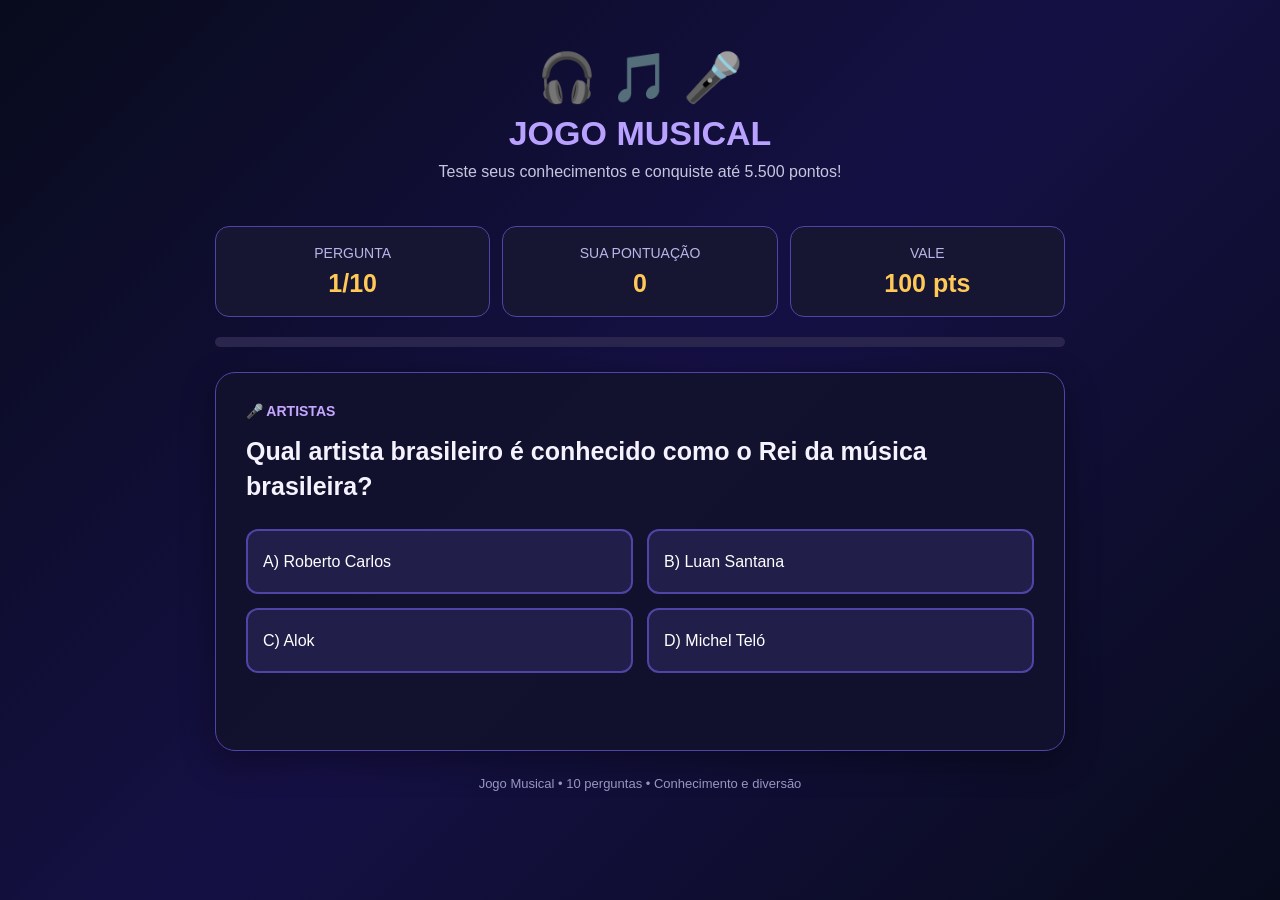
<file: musica.html>
<!DOCTYPE html>
<html lang="pt-BR">
<head>
<meta charset="UTF-8">
<meta name="viewport" content="width=device-width, initial-scale=1.0">
<title>Jogo Musical - Desafio dos 1000 Pontos</title>

<style>
* {
    margin: 0;
    padding: 0;
    box-sizing: border-box;
}

body {
    font-family: Arial, Helvetica, sans-serif;
    min-height: 100vh;
    color: #f5f3ff;
    background: linear-gradient(135deg, #080b1c, #151044, #080b1c);
    padding: 25px;
}

.container {
    max-width: 850px;
    margin: auto;
}

header {
    text-align: center;
    padding: 25px 10px;
}

.logo {
    font-size: 48px;
    margin-bottom: 8px;
}

header h1 {
    font-size: 34px;
    color: #b9a2ff;
}

header p {
    color: #c7c6df;
    margin-top: 10px;
}

.painel {
    display: flex;
    justify-content: space-between;
    gap: 12px;
    margin: 20px 0;
}

.info {
    flex: 1;
    text-align: center;
    background: #171632;
    border: 1px solid #5144a7;
    padding: 18px 10px;
    border-radius: 14px;
}

.info span {
    display: block;
    color: #bcb5e9;
    font-size: 14px;
    margin-bottom: 8px;
}

.info strong {
    font-size: 25px;
    color: #ffc857;
}

.barra-fundo {
    background: #29254c;
    height: 10px;
    border-radius: 20px;
    overflow: hidden;
    margin-bottom: 25px;
}

.barra {
    background: linear-gradient(90deg, #6e42ff, #dc49ff);
    height: 100%;
    width: 0%;
    transition: width 0.3s;
}

.cartao {
    background: rgba(18, 17, 45, 0.96);
    border: 1px solid #5144a7;
    border-radius: 20px;
    padding: 30px;
    box-shadow: 0 10px 35px #0005;
}

.categoria {
    color: #c5a7ff;
    font-weight: bold;
    font-size: 14px;
    text-transform: uppercase;
    margin-bottom: 15px;
}

#pergunta {
    font-size: 25px;
    line-height: 1.4;
    margin-bottom: 25px;
}

.alternativas {
    display: grid;
    grid-template-columns: 1fr 1fr;
    gap: 14px;
}

.alternativa {
    background: #211e49;
    border: 2px solid #5144a7;
    border-radius: 12px;
    color: white;
    padding: 18px 15px;
    font-size: 16px;
    text-align: left;
    cursor: pointer;
    transition: 0.2s;
    min-height: 65px;
}

.alternativa:hover:not(:disabled) {
    background: #393071;
    border-color: #b9a2ff;
    transform: translateY(-2px);
}

.alternativa:disabled {
    cursor: default;
}

.alternativa.correta {
    background: #07583e;
    border-color: #22d3a0;
}

.alternativa.errada {
    background: #681f37;
    border-color: #ff6688;
}

#feedback {
    margin-top: 22px;
    font-size: 16px;
    line-height: 1.6;
    min-height: 25px;
}

#continuar, #reiniciar {
    background: linear-gradient(90deg, #7145ff, #a347ef);
    color: white;
    font-size: 16px;
    font-weight: bold;
    padding: 15px 25px;
    border: none;
    border-radius: 10px;
    cursor: pointer;
    margin-top: 20px;
    width: 100%;
}

#continuar:hover, #reiniciar:hover {
    filter: brightness(1.15);
}

.escondido {
    display: none !important;
}

#resultado {
    text-align: center;
}

#resultado h2 {
    color: #c5a7ff;
    font-size: 30px;
    margin-bottom: 20px;
}

.total-final {
    color: #ffc857;
    font-size: 48px;
    font-weight: bold;
    margin: 20px 0;
}

#mensagem-final {
    line-height: 1.8;
    color: #d2cfee;
}

footer {
    text-align: center;
    color: #9995c1;
    padding: 25px 5px 10px;
    font-size: 13px;
}

@media (max-width: 550px) {
    body {
        padding: 12px;
    }

    header h1 {
        font-size: 27px;
    }

    .logo {
        font-size: 38px;
    }

    .cartao {
        padding: 20px 15px;
    }

    #pergunta {
        font-size: 21px;
    }

    .alternativas {
        grid-template-columns: 1fr;
    }

    .info strong {
        font-size: 21px;
    }
}
</style>
</head>

<body>
<div class="container">

    <header>
        <div class="logo">🎧 🎵 🎤</div>
        <h1>JOGO MUSICAL</h1>
        <p>Teste seus conhecimentos e conquiste até 5.500 pontos!</p>
    </header>

    <section class="painel">
        <div class="info">
            <span>PERGUNTA</span>
            <strong id="numero">1/10</strong>
        </div>

        <div class="info">
            <span>SUA PONTUAÇÃO</span>
            <strong id="pontos">0</strong>
        </div>

        <div class="info">
            <span>VALE</span>
            <strong id="valor">100 pts</strong>
        </div>
    </section>

    <div class="barra-fundo">
        <div class="barra" id="barra"></div>
    </div>

    <main class="cartao" id="jogo">
        <div class="categoria" id="categoria">🎤 Artistas</div>
        <h2 id="pergunta">Carregando pergunta...</h2>

        <div class="alternativas" id="alternativas"></div>

        <div id="feedback" aria-live="polite"></div>

        <button id="continuar" class="escondido"
                onclick="proximaPergunta()">
            Próxima pergunta →
        </button>
    </main>

    <section class="cartao escondido" id="resultado">
        <div class="logo">🏆</div>
        <h2>Fim do desafio musical!</h2>
        <p>Sua pontuação final foi:</p>
        <div class="total-final" id="total-final">0</div>
        <p id="mensagem-final"></p>
        <button id="reiniciar" onclick="reiniciarJogo()">
            🔄 Jogar novamente
        </button>
    </section>

    <footer>
        Jogo Musical • 10 perguntas • Conhecimento e diversão
    </footer>
</div>

<script>
const perguntas = [
    {
        categoria: "🎤 Artistas",
        pontos: 100,
        pergunta: "Qual artista brasileiro é conhecido como o Rei da música brasileira?",
        alternativas: [
            "Roberto Carlos",
            "Luan Santana",
            "Alok",
            "Michel Teló"
        ],
        correta: 0,
        explicacao: "Roberto Carlos é conhecido popularmente como o Rei."
    },
    {
        categoria: "🎸 Instrumentos",
        pontos: 200,
        pergunta: "Qual instrumento musical possui seis cordas e é muito usado no rock?",
        alternativas: [
            "Flauta",
            "Guitarra",
            "Trompete",
            "Pandeiro"
        ],
        correta: 1,
        explicacao: "A guitarra é muito presente no rock, pop e outros estilos."
    },
    {
        categoria: "🎶 Gêneros musicais",
        pontos: 300,
        pergunta: "Qual gênero musical brasileiro tem como um de seus instrumentos característicos a sanfona?",
        alternativas: [
            "Reggae",
            "Ópera",
            "Forró",
            "Blues"
        ],
        correta: 2,
        explicacao: "A sanfona é um instrumento marcante no forró tradicional."
    },
    {
        categoria: "🎵 Músicas",
        pontos: 400,
        pergunta: "Quem canta a música 'Evidências', famosa na música sertaneja?",
        alternativas: [
            "Jorge & Mateus",
            "Chitãozinho & Xororó",
            "Zezé Di Camargo & Luciano",
            "Bruno & Marrone"
        ],
        correta: 1,
        explicacao: "Evidências ficou especialmente famosa na voz de Chitãozinho & Xororó."
    },
    {
        categoria: "🎤 Artistas",
        pontos: 500,
        pergunta: "Qual cantora é conhecida mundialmente pelo sucesso 'Single Ladies'?",
        alternativas: [
            "Adele",
            "Shakira",
            "Beyoncé",
            "Rihanna"
        ],
        correta: 2,
        explicacao: "Single Ladies é um dos grandes sucessos de Beyoncé."
    },
    {
        categoria: "🥁 Instrumentos",
        pontos: 600,
        pergunta: "Qual instrumento é tocado normalmente com baquetas e ajuda a marcar o ritmo de uma banda?",
        alternativas: [
            "Violino",
            "Bateria",
            "Clarinete",
            "Harpa"
        ],
        correta: 1,
        explicacao: "A bateria marca o ritmo e ajuda a manter o tempo musical."
    },
    {
        categoria: "🎶 Gêneros musicais",
        pontos: 700,
        pergunta: "O reggae ficou internacionalmente associado a qual artista jamaicano?",
        alternativas: [
            "Bob Marley",
            "Freddie Mercury",
            "Elvis Presley",
            "Frank Sinatra"
        ],
        correta: 0,
        explicacao: "Bob Marley foi um dos artistas mais importantes da história do reggae."
    },
    {
        categoria: "🎵 Músicas",
        pontos: 800,
        pergunta: "Qual banda britânica lançou a música 'Bohemian Rhapsody'?",
        alternativas: [
            "The Beatles",
            "Coldplay",
            "Queen",
            "The Rolling Stones"
        ],
        correta: 2,
        explicacao: "Bohemian Rhapsody é um dos maiores sucessos da banda Queen."
    },
    {
        categoria: "🎤 Artistas",
        pontos: 900,
        pergunta: "Qual artista é conhecido pelo álbum 'Thriller' e pelo apelido Rei do Pop?",
        alternativas: [
            "Prince",
            "Michael Jackson",
            "Justin Timberlake",
            "Bruno Mars"
        ],
        correta: 1,
        explicacao: "Michael Jackson lançou Thriller, um dos álbuns mais conhecidos da música pop."
    },
    {
        categoria: "🎹 Instrumentos",
        pontos: 1000,
        pergunta: "Qual instrumento possui teclas brancas e pretas e pode ser acústico ou digital?",
        alternativas: [
            "Saxofone",
            "Violoncelo",
            "Piano",
            "Tambor"
        ],
        correta: 2,
        explicacao: "O piano pode ser acústico ou digital e é muito usado em diversos gêneros."
    }
];

let indice = 0;
let pontuacao = 0;
let respondida = false;
let acertos = 0;

function mostrarPergunta() {
    respondida = false;

    const p = perguntas[indice];

    document.getElementById("numero").textContent =
        `${indice + 1}/10`;

    document.getElementById("pontos").textContent = pontuacao;

    document.getElementById("valor").textContent =
        p.pontos + " pts";

    document.getElementById("categoria").textContent =
        p.categoria;

    document.getElementById("pergunta").textContent =
        p.pergunta;

    document.getElementById("barra").style.width =
        (indice / perguntas.length * 100) + "%";

    document.getElementById("feedback").textContent = "";

    document.getElementById("continuar").classList.add("escondido");

    const area = document.getElementById("alternativas");
    area.innerHTML = "";

    p.alternativas.forEach((alternativa, i) => {
        const botao = document.createElement("button");
        botao.className = "alternativa";
        botao.textContent =
            String.fromCharCode(65 + i) + ") " + alternativa;

        botao.onclick = () => verificarResposta(i);

        area.appendChild(botao);
    });
}

function verificarResposta(escolha) {
    if (respondida) return;

    respondida = true;

    const p = perguntas[indice];
    const botoes = document.querySelectorAll(".alternativa");
    const feedback = document.getElementById("feedback");

    botoes.forEach((botao, i) => {
        botao.disabled = true;

        if (i === p.correta) {
            botao.classList.add("correta");
        }

        if (i === escolha && escolha !== p.correta) {
            botao.classList.add("errada");
        }
    });

    if (escolha === p.correta) {
        pontuacao += p.pontos;
        acertos++;

        feedback.style.color = "#22d3a0";
        feedback.textContent =
            `✅ Resposta correta! Você ganhou ${p.pontos} pontos. ${p.explicacao}`;
    } else {
        feedback.style.color = "#ff8ba7";
        feedback.textContent =
            `❌ Resposta incorreta! ${p.explicacao}`;
    }

    document.getElementById("pontos").textContent = pontuacao;

    const botaoContinuar = document.getElementById("continuar");
    botaoContinuar.classList.remove("escondido");

    botaoContinuar.textContent =
        indice === perguntas.length - 1
            ? "Ver resultado 🏆"
            : "Próxima pergunta →";
}

function proximaPergunta() {
    if (!respondida) return;

    indice++;

    if (indice < perguntas.length) {
        mostrarPergunta();
    } else {
        mostrarResultado();
    }
}

function mostrarResultado() {
    document.getElementById("jogo").classList.add("escondido");
    document.querySelector(".painel").classList.add("escondido");
    document.querySelector(".barra-fundo").classList.add("escondido");
    document.getElementById("resultado").classList.remove("escondido");

    document.getElementById("total-final").textContent =
        pontuacao + " pontos";

    let mensagem = "";

    if (acertos === 10) {
        mensagem = "🌟 Perfeito! Você é um verdadeiro mestre da música!";
    } else if (acertos >= 7) {
        mensagem = "🎉 Muito bem! Você conhece bastante sobre música!";
    } else if (acertos >= 4) {
        mensagem = "👏 Bom trabalho! Continue explorando o mundo musical!";
    } else {
        mensagem = "🎧 Continue praticando! Você pode jogar novamente.";
    }

    document.getElementById("mensagem-final").innerHTML =
        `${mensagem}<br>Você acertou ${acertos} de 10 perguntas.`;
    
    document.getElementById("barra").style.width = "100%";
}

function reiniciarJogo() {
    indice = 0;
    pontuacao = 0;
    acertos = 0;
    respondida = false;

    document.getElementById("resultado").classList.add("escondido");
    document.getElementById("jogo").classList.remove("escondido");
    document.querySelector(".painel").classList.remove("escondido");
    document.querySelector(".barra-fundo").classList.remove("escondido");

    mostrarPergunta();
}

mostrarPergunta();
</script>
</body>
</html>
</file>
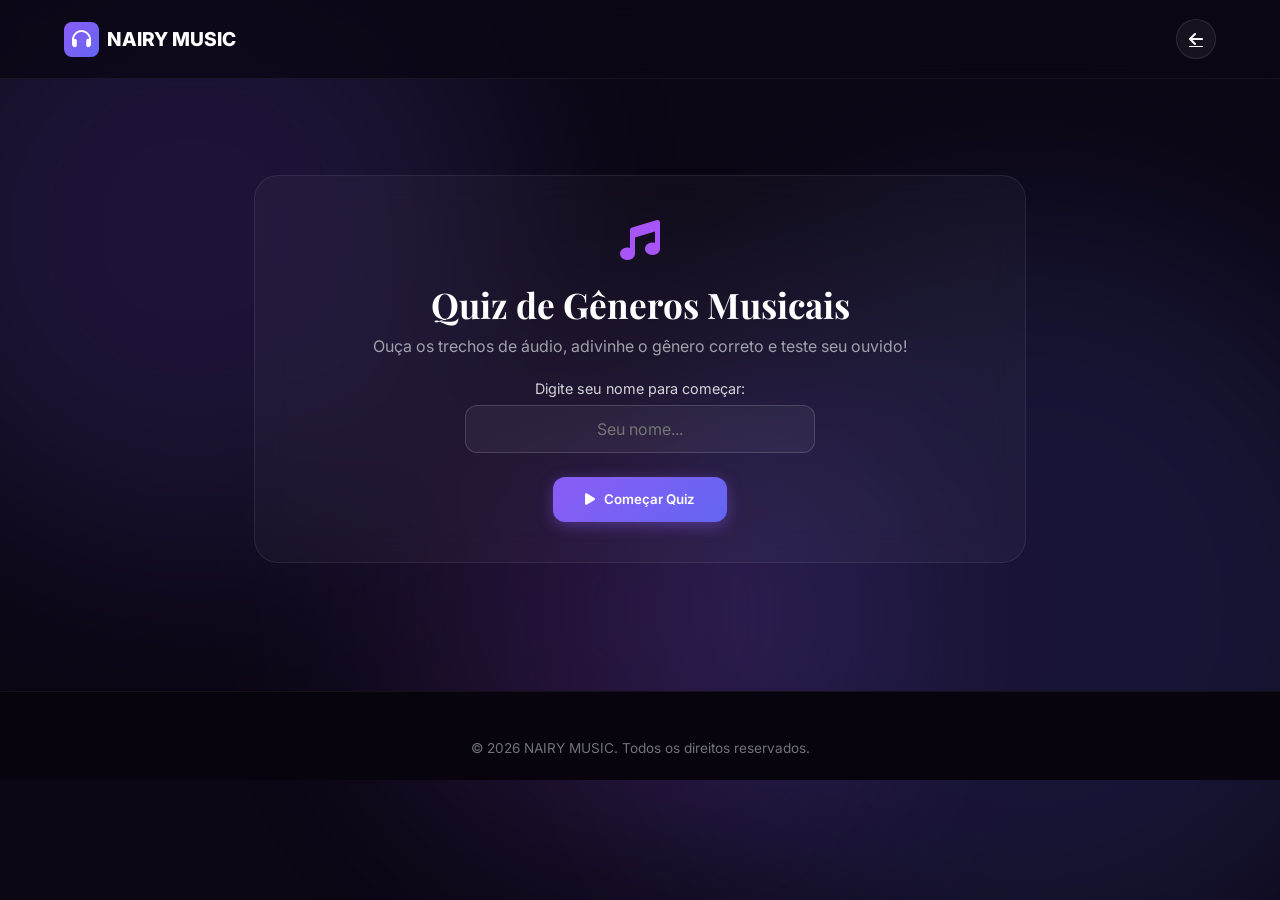
<file: quiz.html>
<!DOCTYPE html>
<html lang="pt-BR">
<head>
    <meta charset="UTF-8">
    <meta name="viewport" content="width=device-width, initial-scale=1.0">

    <title>Quiz de Gêneros Musicais | NAIRY MUSIC</title>

    <meta
        name="description"
        content="Teste seus conhecimentos sobre gêneros musicais com áudio no desafio da NAIRY MUSIC."
    >

    <!-- Fontes -->
    <link rel="preconnect" href="https://fonts.googleapis.com">
    <link rel="preconnect" href="https://fonts.gstatic.com" crossorigin>

    <link
        href="https://fonts.googleapis.com/css2?family=Inter:wght@300;400;500;600;700;800&family=Playfair+Display:wght@600;700&display=swap"
        rel="stylesheet"
    >

    <!-- Font Awesome -->
    <link
        rel="stylesheet"
        href="https://cdnjs.cloudflare.com/ajax/libs/font-awesome/6.5.2/css/all.min.css"
    >

    <!-- CSS unificado com as cores padrão -->
    <style>
        * {
            margin: 0;
            padding: 0;
            box-sizing: border-box;
            font-family: 'Inter', sans-serif;
        }

        body {
            background-color: #0b0714;
            color: #ffffff;
            overflow-x: hidden;
            position: relative;
        }

        .background-effects {
            position: fixed;
            top: 0;
            left: 0;
            width: 100%;
            height: 100%;
            pointer-events: none;
            z-index: -1;
            overflow: hidden;
        }

        .glow {
            position: absolute;
            border-radius: 50%;
            filter: blur(100px);
            opacity: 0.15;
        }

        .glow-one { top: -10%; left: -10%; width: 50vw; height: 50vw; background: #8b5cf6; }
        .glow-two { bottom: -10%; right: -10%; width: 60vw; height: 60vw; background: #6366f1; }
        .glow-three { top: 40%; left: 30%; width: 40vw; height: 40vw; background: #a855f7; }

        .header {
            display: flex;
            align-items: center;
            justify-content: space-between;
            padding: 1.2rem 5%;
            background: rgba(11, 7, 20, 0.8);
            backdrop-filter: blur(10px);
            position: sticky;
            top: 0;
            z-index: 1000;
            border-bottom: 1px solid rgba(255, 255, 255, 0.05);
        }

        .logo-area { display: flex; align-items: center; gap: 1rem; }
        .logo {
            display: flex; align-items: center; gap: 0.5rem;
            text-decoration: none; color: #ffffff; font-weight: 800; font-size: 1.2rem;
        }
        .logo-icon {
            width: 35px; height: 35px;
            background: linear-gradient(135deg, #8b5cf6, #6366f1);
            border-radius: 8px; display: flex; align-items: center; justify-content: center;
        }

        .main-nav { display: flex; gap: 2rem; }
        .nav-link {
            text-decoration: none; color: #a1a1aa; font-size: 0.95font-weight: 500;
            display: flex; align-items: center; gap: 0.5rem; transition: color 0.3s;
        }
        .nav-link:hover, .nav-link.active { color: #a855f7; }

        .header-actions { display: flex; align-items: center; gap: 1rem; }
        .icon-button {
            background: rgba(255, 255, 255, 0.05); border: 1px solid rgba(255, 255, 255, 0.1);
            color: #ffffff; width: 40px; height: 40px; border-radius: 50%;
            display: flex; align-items: center; justify-content: center; cursor: pointer;
        }
        .profile-button {
            background: rgba(255, 255, 255, 0.05); border: 1px solid rgba(255, 255, 255, 0.1);
            padding: 0.3rem 1rem 0.3rem 0.3rem; border-radius: 50px; display: flex; align-items: center; gap: 0.8rem; cursor: pointer; color: #ffffff;
        }
        .profile-avatar {
            width: 32px; height: 32px; background: #8b5cf6; border-radius: 50%;
            display: flex; align-items: center; justify-content: center; font-weight: 700;
        }

        .section { padding: 4rem 5%; max-width: 900px; margin: 0 auto; }
        
        .card-box {
            background: rgba(255, 255, 255, 0.03);
            border: 1px solid rgba(255, 255, 255, 0.08);
            border-radius: 24px;
            padding: 2.5rem;
            backdrop-filter: blur(16px);
            margin-top: 2rem;
            text-align: center;
        }

        .primary-button {
            background: linear-gradient(135deg, #8b5cf6, #6366f1);
            color: #ffffff; border: none; padding: 0.9rem 2rem;
            border-radius: 12px; font-weight: 600; cursor: pointer;
            display: inline-flex; align-items: center; gap: 0.6rem;
            box-shadow: 0 4px 15px rgba(139, 92, 246, 0.4);
            transition: transform 0.2s;
        }
        .primary-button:hover { transform: translateY(-2px); }

        .secondary-button {
            background: rgba(255, 255, 255, 0.05);
            border: 1px solid rgba(255, 255, 255, 0.1);
            color: #ffffff; padding: 0.9rem 2rem; border-radius: 12px;
            font-weight: 600; cursor: pointer; display: inline-flex; align-items: center; gap: 0.6rem;
        }

        .name-input-group {
            margin: 1.5rem 0;
            display: flex;
            flex-direction: column;
            gap: 0.5rem;
            align-items: center;
        }

        .name-input-group input {
            background: rgba(255, 255, 255, 0.05);
            border: 1px solid rgba(255, 255, 255, 0.15);
            padding: 0.8rem 1.2rem;
            border-radius: 12px;
            color: #ffffff;
            font-size: 1rem;
            width: 100%;
            max-width: 350px;
            text-align: center;
        }

        .hidden { display: none !important; }

        /* Estilo do Quiz */
        .quiz-header {
            display: flex;
            justify-content: space-between;
            align-items: center;
            margin-bottom: 2rem;
            border-bottom: 1px solid rgba(255, 255, 255, 0.08);
            padding-bottom: 1rem;
            text-align: left;
        }

        .quiz-progress-bar {
            width: 100%; height: 6px; background: rgba(255, 255, 255, 0.1);
            border-radius: 3px; margin-bottom: 1.5rem; overflow: hidden;
        }
        .quiz-progress-fill {
            height: 100%; background: #8b5cf6; width: 0%; transition: width 0.3s ease;
        }

        .audio-container {
            margin: 1.5rem 0;
            background: rgba(139, 92, 246, 0.08);
            border: 1px solid rgba(139, 92, 246, 0.3);
            padding: 1.2rem;
            border-radius: 16px;
        }

        .audio-container audio {
            width: 100%;
            outline: none;
        }

        .answers-grid {
            display: grid;
            grid-template-columns: 1fr 1fr;
            gap: 1rem;
            margin-top: 1.5rem;
        }

        @media(max-width: 650px) {
            .answers-grid { grid-template-columns: 1fr; }
        }

        .answer-btn {
            background: rgba(255, 255, 255, 0.04);
            border: 1px solid rgba(255, 255, 255, 0.1);
            color: #ffffff;
            padding: 1rem;
            border-radius: 12px;
            font-size: 1rem;
            cursor: pointer;
            transition: all 0.2s;
            text-align: left;
            display: flex;
            align-items: center;
            justify-content: space-between;
        }

        .answer-btn:hover:not(:disabled) {
            background: rgba(139, 92, 246, 0.15);
            border-color: #8b5cf6;
        }

        .answer-btn.correct {
            background: rgba(34, 197, 94, 0.2) !important;
            border-color: #22c55e !important;
            color: #4ade80;
        }

        .answer-btn.wrong {
            background: rgba(239, 68, 68, 0.2) !important;
            border-color: #ef4444 !important;
            color: #f87171;
        }

        .quiz-feedback {
            margin-top: 1.5rem;
            font-weight: 600;
            min-height: 1.5rem;
        }

        .next-btn-container {
            margin-top: 2rem;
            text-align: right;
        }

        .result-stats {
            display: grid;
            grid-template-columns: repeat(3, 1fr);
            gap: 1rem;
            margin: 2rem 0;
            background: rgba(255, 255, 255, 0.02);
            padding: 1.2rem;
            border-radius: 16px;
            border: 1px solid rgba(255, 255, 255, 0.05);
        }

        .result-stats strong {
            display: block; font-size: 1.4rem; color: #a855f7;
        }
        .result-stats span { font-size: 0.8rem; color: #a1a1aa; }

        .footer {
            background: #07040d; border-top: 1px solid rgba(255, 255, 255, 0.05);
            padding: 3rem 5% 1.5rem; margin-top: 4rem; text-align: center; color: #71717a; font-size: 0.85rem;
        }
    </style>
</head>

<body>

    <div class="background-effects">
        <div class="glow glow-one"></div>
        <div class="glow glow-two"></div>
        <div class="glow glow-three"></div>
    </div>

    <header class="header">
        <div class="logo-area">
            <a href="jogos.html" class="logo">
                <span class="logo-icon"><i class="fa-solid fa-headphones"></i></span>
                <span>NAIRY MUSIC</span>
            </a>
        </div>
        <div class="header-actions">
            <a href="jogos.html" class="icon-button" title="Voltar aos Jogos"><i class="fa-solid fa-arrow-left"></i></a>
        </div>
    </header>

    <main class="section">

        <!-- ETAPA 1: DIGITAR O NOME -->
        <div class="card-box" id="nameScreen">
            <div style="font-size: 2.5rem; color: #a855f7; margin-bottom: 1rem;">
                <i class="fa-solid fa-music"></i>
            </div>
            <h1 style="font-family: 'Playfair Display', serif; font-size: 2.2rem; margin-bottom: 0.5rem;">Quiz de Gêneros Musicais</h1>
            <p style="color: #a1a1aa; margin-bottom: 1.5rem;">Ouça os trechos de áudio, adivinhe o gênero correto e teste seu ouvido!</p>
            
            <div class="name-input-group">
                <label for="playerName" style="font-size: 0.9rem; color: #d4d4d8;">Digite seu nome para começar:</label>
                <input type="text" id="playerName" placeholder="Seu nome..." autocomplete="off">
            </div>

            <button class="primary-button" onclick="initQuiz()">
                <i class="fa-solid fa-play"></i> Começar Quiz
            </button>
        </div>

        <!-- ETAPA 2: JOGO (10 PERGUNTAS) -->
        <div class="card-box hidden" id="quizScreen">
            <div class="quiz-header">
                <div>
                    <span id="currentQuestionLabel" style="font-size: 0.75rem; font-weight: 700; color: #a855f7; letter-spacing: 1px;">PERGUNTA 1 DE 10</span>
                    <h3 id="questionTitle" style="font-size: 1.2rem; margin-top: 0.3rem;">Qual é o gênero musical deste áudio?</h3>
                </div>
                <div style="text-align: right;">
                    <span style="font-size: 0.75rem; color: #a1a1aa; display: block;">PONTUAÇÃO</span>
                    <strong id="liveScore" style="font-size: 1.3rem; color: #eab308;">0 pts</strong>
                </div>
            </div>

            <div class="quiz-progress-bar">
                <div class="quiz-progress-fill" id="progressBar"></div>
            </div>

            <!-- CAMPO DE ÁUDIO -->
            <div class="audio-container">
                <p style="font-size: 0.85rem; color: #a855f7; margin-bottom: 0.5rem; font-weight: 600;">
                    <i class="fa-solid fa-volume-high"></i> Ouça o trecho do áudio:
                </p>
                <!-- Insira o link/caminho do arquivo de áudio nos atributos abaixo ou atualize via JS -->
                <audio id="questionAudio" controls>
                    Seu navegador não suporta elementos de áudio.
                </audio>
            </div>

            <!-- OPÇÕES DE RESPOSTA -->
            <div class="answers-grid" id="answersGrid">
                <!-- Preenchidas dinamicamente -->
            </div>

            <div class="quiz-feedback" id="quizFeedback"></div>

            <div class="next-btn-container">
                <button class="primary-button hidden" id="nextBtn" onclick="nextQuestion()">
                    Próxima Pergunta <i class="fa-solid fa-arrow-right"></i>
                </button>
            </div>
        </div>

        <!-- ETAPA 3: TELA DE RESULTADO FINAL -->
        <div class="card-box hidden" id="resultScreen">
            <div style="font-size: 3rem; color: #eab308; margin-bottom: 0.8rem;">
                <i class="fa-solid fa-trophy"></i>
            </div>
            <span style="font-size: 0.8rem; font-weight: 700; color: #a855f7; letter-spacing: 1px;">DESAFIO CONCLUÍDO</span>
            <h2 id="resultTitle" style="font-family: 'Playfair Display', serif; font-size: 2rem; margin: 0.5rem 0;">Parabéns!</h2>
            <p id="resultSubtitle" style="color: #a1a1aa; margin-bottom: 1.5rem;"></p>
            
            <div style="font-size: 2.2rem; font-weight: 800; color: #ffffff; margin-bottom: 0.5rem;" id="finalScoreDisplay">0 pts</div>

            <div class="result-stats">
                <div>
                    <strong id="statCorrect">0</strong>
                    <span>Acertos</span>
                </div>
                <div>
                    <strong id="statWrong">0</strong>
                    <span>Erros</span>
                </div>
                <div>
                    <strong id="statPercentage">0%</strong>
                    <span>Aproveitamento</span>
                </div>
            </div>

            <div style="display: flex; gap: 1rem; justify-content: center; margin-top: 2rem;">
                <button class="secondary-button" onclick="location.reload()">
                    <i class="fa-solid fa-rotate-right"></i> Jogar de Novo
                </button>
                <a href="jogos.html" class="primary-button" style="text-decoration: none;">
                    <i class="fa-solid fa-gamepad"></i> Central de Jogos
                </a>
            </div>
        </div>

    </main>

    <footer class="footer">
        <p>© 2026 NAIRY MUSIC. Todos os direitos reservados.</p>
    </footer>

    <!-- LÓGICA DO QUIZ EM JAVASCRIPT -->
    <script>
        // Banco com 10 perguntas de Gêneros Musicais e os respectivos caminhos/links dos áudios
        const quizData = [
            {
                question: "Que gênero musical animado e dançante originou-se nos subúrbios do Rio de Janeiro?",
                audio: "audios/funk.mp3", // Substitua pelo link ou caminho real do arquivo de áudio
                options: ["Samba", "Funk Carioca", "Axé", "Forró"],
                correct: 1
            },
            {
                question: "Originado nos EUA na década de 1950, qual gênero é marcado pelo uso forte da guitarra elétrica?",
                audio: "audios/rock.mp3",
                options: ["Jazz", "Classical", "Rock and Roll", "Country"],
                correct: 2
            },
            {
                question: "Nascido na Jamaica nos anos 1960, qual estilo ficou mundialmente famoso pela voz de Bob Marley?",
                audio: "audios/reggae.mp3",
                options: ["Reggae", "Blues", "Ska", "Soul"],
                correct: 0
            },
            {
                question: "Caracterizado por batidas pesadas, rimas cadenciadas e cultura urbana, qual é este gênero?",
                audio: "audios/rap.mp3",
                options: ["Pop", "Eletrônica", "Rap / Hip Hop", "Sertanejo"],
                correct: 2
            },
            {
                question: "Ritmo tradicional nordestino brasileiro que tem a sanfona, o triz e a zabumba como base?",
                audio: "audios/forro.mp3",
                options: ["Forró", "Samba", "MPB", "Sertanejo Raiz"],
                correct: 0
            },
            {
                question: "Gênero eletrônico com batidas sintéticas aceleradas ideal para pistas de dança e festivais?",
                audio: "audios/eletronica.mp3",
                options: ["Rock", "Música Eletrônica (EDM)", "Reggae", "R&B"],
                correct: 1
            },
            {
                question: "Estilo musical originado nas comunidades afro-americanas de Nova Orleans no final do século XIX?",
                audio: "audios/jazz.mp3",
                options: ["Jazz", "Country", "Sertanejo", "Pagode"],
                correct: 0
            },
            {
                question: "Qual gênero de raiz norte-americana está fortemente associado à música caipira tradicional de lá?",
                audio: "audios/country.mp3",
                options: ["Country", "Pop", "Indie", "Metal"],
                correct: 0
            },
            {
                question: "Conhecido por melodias vocais marcantes, refrões chiclete e grande apelo comercial mundial?",
                audio: "audios/pop.mp3",
                options: ["Pop", "Blues", "Orquestra", "Choro"],
                correct: 0
            },
            {
                question: "Gênero musical brasileiro derivado do choro e do samba, eternizado por vozes como Tom Jobim?",
                audio: "audios/bossa-nova.mp3",
                options: ["Bossa Nova", "Sertanejo Universitário", "Funk", "Axé"],
                correct: 0
            }
        ];

        let currentStep = 0;
        let score = 0;
        let correctAnswersCount = 0;
        let wrongAnswersCount = 0;
        let playerName = "";

        const nameScreen = document.getElementById("nameScreen");
        const quizScreen = document.getElementById("quizScreen");
        const resultScreen = document.getElementById("resultScreen");
        
        const playerNameInput = document.getElementById("playerName");
        const questionTitle = document.getElementById("questionTitle");
        const questionAudio = document.getElementById("questionAudio");
        const answersGrid = document.getElementById("answersGrid");
        const quizFeedback = document.getElementById("quizFeedback");
        const nextBtn = document.getElementById("nextBtn");
        const liveScore = document.getElementById("liveScore");
        const currentQuestionLabel = document.getElementById("currentQuestionLabel");
        const progressBar = document.getElementById("progressBar");

        function initQuiz() {
            playerName = playerNameInput.value.trim();
            if (!playerName) {
                alert("Por favor, digite seu nome para continuar!");
                return;
            }

            nameScreen.classList.add("hidden");
            quizScreen.classList.remove("hidden");
            loadQuestionData();
        }

        function loadQuestionData() {
            quizFeedback.innerHTML = "";
            nextBtn.classList.add("hidden");

            const currentObj = quizData[currentStep];
            currentQuestionLabel.textContent = `PERGUNTA ${currentStep + 1} DE ${quizData.length}`;
            questionTitle.textContent = currentObj.question;
            
            // Configurar áudio (substitua o src pelo link correspondente do seu servidor/pastas)
            questionAudio.src = currentObj.audio;
            questionAudio.load();

            // Barra de progresso
            const progressPercent = ((currentStep) / quizData.length) * 100;
            progressBar.style.width = `${progressPercent}%`;

            answersGrid.innerHTML = "";
            currentObj.options.forEach((optionText, index) => {
                const btn = document.createElement("button");
                btn.className = "answer-btn";
                btn.innerHTML = `<span>${optionText}</span> <i class="fa-regular fa-circle"></i>`;
                btn.onclick = () => selectAnswer(index, btn);
                answersGrid.appendChild(btn);
            });
        }

        function selectAnswer(selectedIndex, selectedBtn) {
            // Desativar todos os botões após a escolha
            const allButtons = answersGrid.querySelectorAll(".answer-btn");
            allButtons.forEach(b => b.disabled = true);

            const currentObj = quizData[currentStep];
            const isCorrect = (selectedIndex === currentObj.correct);

            if (isCorrect) {
                selectedBtn.classList.add("correct");
                selectedBtn.querySelector("i").className = "fa-solid fa-circle-check";
                score += 100;
                correctAnswersCount++;
                quizFeedback.innerHTML = `<span style="color: #4ade80;"><i class="fa-solid fa-check"></i> Resposta Correta! +100 pontos</span>`;
            } else {
                selectedBtn.classList.add("wrong");
                selectedBtn.querySelector("i").className = "fa-solid fa-circle-xmark";
                // Destacar a correta
                allButtons[currentObj.correct].classList.add("correct");
                wrongAnswersCount++;
                quizFeedback.innerHTML = `<span style="color: #f87171;"><i class="fa-solid fa-xmark"></i> Resposta Incorreta! A opção certa era: <b>${currentObj.options[currentObj.correct]}</b></span>`;
            }

            liveScore.textContent = `${score} pts`;
            nextBtn.classList.remove("hidden");
        }

        function nextQuestion() {
            currentStep++;
            if (currentStep < quizData.length) {
                loadQuestionData();
            } else {
                showFinalResults();
            }
        }

        function showFinalResults() {
            quizScreen.classList.add("hidden");
            resultScreen.classList.remove("hidden");

            document.getElementById("resultTitle").textContent = `Parabéns, ${playerName}!`;
            document.getElementById("resultSubtitle").textContent = `Você concluiu o quiz de Gêneros Musicais.`;
            document.getElementById("finalScoreDisplay").textContent = `${score} pontos`;
            
            document.getElementById("statCorrect").textContent = correctAnswersCount;
            document.getElementById("statWrong").textContent = wrongAnswersCount;
            
            const percentage = Math.round((correctAnswersCount / quizData.length) * 100);
            document.getElementById("statPercentage").textContent = `${percentage}%`;

            // Salvar no LocalStorage para sincronizar com o painel principal do site (Nairy Music)
            let totalPoints = Number(localStorage.getItem("nairy_total_points")) || 0;
            let gamesPlayed = Number(localStorage.getItem("nairy_games_played")) || 0;
            
            totalPoints += score;
            gamesPlayed += 1;

            localStorage.setItem("nairy_total_points", totalPoints);
            localStorage.setItem("nairy_games_played", gamesPlayed);
        }
    </script>
</body>
</html>
</file>
<file: style.css>
/* =========================================================
   NAIRY MUSIC
   STYLE.CSS
========================================================= */


/* =========================================================
   VARIÁVEIS
========================================================= */

:root {

    --bg: #08080d;
    --bg-secondary: #101017;
    --bg-card: rgba(255, 255, 255, 0.055);

    --text: #ffffff;
    --text-secondary: #aaaab7;
    --text-dark: #181820;

    --primary: #b875ff;
    --primary-light: #d6a8ff;
    --secondary: #6d55ff;

    --border: rgba(255, 255, 255, 0.09);

    --shadow:
        0 25px 70px rgba(0, 0, 0, 0.35);

    --radius-small: 12px;
    --radius: 20px;
    --radius-large: 30px;

    --header-height: 82px;

    --transition:
        0.25s ease;

}


/* =========================================================
   RESET
========================================================= */

* {

    margin: 0;
    padding: 0;

    box-sizing: border-box;

}


html {

    scroll-behavior: smooth;

}


body {

    min-height: 100vh;

    background:
        radial-gradient(
            circle at 20% 0%,
            rgba(184, 117, 255, 0.12),
            transparent 35%
        ),
        var(--bg);

    color: var(--text);

    font-family:
        "Inter",
        Arial,
        sans-serif;

    overflow-x: hidden;

}


body.light-mode {

    --bg: #f4f3f8;
    --bg-secondary: #ffffff;

    --text: #15151c;
    --text-secondary: #666674;

    --bg-card: rgba(0, 0, 0, 0.04);

    --border: rgba(0, 0, 0, 0.08);

}


button,
input,
textarea {

    font: inherit;

}


button {

    border: none;

    cursor: pointer;

}


a {

    color: inherit;

    text-decoration: none;

}


img {

    max-width: 100%;

}


/* =========================================================
   BACKGROUND
========================================================= */

.background-effects {

    position: fixed;

    inset: 0;

    pointer-events: none;

    overflow: hidden;

    z-index: -1;

}


.glow {

    position: absolute;

    width: 500px;

    height: 500px;

    border-radius: 50%;

    filter: blur(100px);

    opacity: 0.12;

}


.glow-one {

    top: -250px;
    left: -150px;

    background: var(--primary);

}


.glow-two {

    top: 35%;
    right: -300px;

    background: var(--secondary);

}


.glow-three {

    bottom: -300px;
    left: 30%;

    background: #ff6ec7;

}


/* =========================================================
   HEADER
========================================================= */

.header {

    height: var(--header-height);

    position: sticky;

    top: 0;

    z-index: 1000;

    display: flex;

    align-items: center;

    justify-content: space-between;

    padding:
        0
        5%;

    border-bottom:
        1px solid var(--border);

    background:
        rgba(8, 8, 13, 0.78);

    backdrop-filter:
        blur(20px);

}


body.light-mode .header {

    background:
        rgba(244, 243, 248, 0.82);

}


.logo-area {

    display: flex;

    align-items: center;

    gap: 15px;

}


.logo {

    display: flex;

    align-items: center;

    gap: 10px;

    font-size: 20px;

    font-weight: 800;

    letter-spacing: 2px;

}


.logo-icon {

    width: 38px;

    height: 38px;

    display: flex;

    align-items: center;

    justify-content: center;

    border-radius: 12px;

    background:
        linear-gradient(
            135deg,
            var(--primary),
            var(--secondary)
        );

    box-shadow:
        0 10px 30px
        rgba(184, 117, 255, 0.25);

}


.main-nav {

    display: flex;

    align-items: center;

    gap: 8px;

}


.nav-link {

    position: relative;

    display: flex;

    align-items: center;

    gap: 7px;

    padding: 10px 14px;

    color: var(--text-secondary);

    font-size: 13px;

    transition: var(--transition);

}


.nav-link:hover,
.nav-link.active {

    color: var(--text);

}


.nav-link.active::after {

    content: "";

    position: absolute;

    bottom: 0;

    left: 25%;

    width: 50%;

    height: 2px;

    border-radius: 10px;

    background: var(--primary);

}


.header-actions {

    display: flex;

    align-items: center;

    gap: 10px;

}


.icon-button {

    width: 40px;

    height: 40px;

    display: flex;

    align-items: center;

    justify-content: center;

    color: var(--text-secondary);

    background: var(--bg-card);

    border:
        1px solid var(--border);

    border-radius: 50%;

    transition: var(--transition);

}


.icon-button:hover {

    color: var(--text);

    border-color: var(--primary);

    transform: translateY(-2px);

}


.profile-button {

    display: flex;

    align-items: center;

    gap: 8px;

    padding: 4px 10px 4px 4px;

    color: var(--text);

    background: var(--bg-card);

    border:
        1px solid var(--border);

    border-radius: 30px;

}


.profile-avatar {

    width: 32px;

    height: 32px;

    display: flex;

    align-items: center;

    justify-content: center;

    border-radius: 50%;

    font-size: 13px;

    font-weight: 700;

    background:
        linear-gradient(
            135deg,
            var(--primary),
            var(--secondary)
        );

}


.profile-name {

    font-size: 12px;

}


.mobile-menu-btn {

    display: none;

    width: 40px;

    height: 40px;

    color: var(--text);

    background: transparent;

}


/* =========================================================
   MOBILE MENU
========================================================= */

.mobile-menu {

    position: fixed;

    top: 0;
    left: -100%;

    width: 300px;

    height: 100vh;

    z-index: 2000;

    padding: 25px;

    background: var(--bg-secondary);

    border-right:
        1px solid var(--border);

    transition: 0.35s ease;

}


.mobile-menu.open {

    left: 0;

}


.mobile-menu-header {

    display: flex;

    align-items: center;

    justify-content: space-between;

    margin-bottom: 35px;

}


.mobile-menu-header button {

    width: 38px;

    height: 38px;

    color: var(--text);

    background: var(--bg-card);

    border-radius: 50%;

}


.mobile-link {

    display: flex;

    align-items: center;

    gap: 15px;

    padding: 16px 10px;

    color: var(--text-secondary);

    border-bottom:
        1px solid var(--border);

}


.mobile-link:hover {

    color: var(--primary);

}


/* =========================================================
   SEÇÕES
========================================================= */

.section {

    width: 90%;

    max-width: 1250px;

    margin: auto;

    padding:
        110px 0;

}


.section-header {

    display: flex;

    align-items: flex-end;

    justify-content: space-between;

    gap: 30px;

    margin-bottom: 45px;

}


.section-header.centered {

    display: block;

    text-align: center;

}


.section-tag {

    display: inline-block;

    margin-bottom: 14px;

    color: var(--primary);

    font-size: 11px;

    font-weight: 800;

    letter-spacing: 3px;

}


.section-header h2,
.about-content h2,
.contact-content h2 {

    max-width: 650px;

    font-family:
        "Playfair Display",
        serif;

    font-size: clamp(36px, 5vw, 60px);

    line-height: 1.05;

}


.section-header h2 span,
.about-content h2 span,
.contact-content h2 span {

    color: var(--primary);

}


.section-header p {

    max-width: 560px;

    margin-top: 15px;

    color: var(--text-secondary);

    line-height: 1.7;

}


/* =========================================================
   HERO
========================================================= */

.hero-section {

    min-height:
        calc(100vh - var(--header-height));

    display: grid;

    grid-template-columns:
        1.05fr
        0.95fr;

    align-items: center;

    gap: 80px;

    padding-top: 80px;

}


.hero-badge {

    display: inline-flex;

    align-items: center;

    gap: 8px;

    padding: 8px 13px;

    margin-bottom: 25px;

    color: var(--primary-light);

    font-size: 10px;

    font-weight: 800;

    letter-spacing: 2px;

    border:
        1px solid
        rgba(184, 117, 255, 0.25);

    border-radius: 30px;

    background:
        rgba(184, 117, 255, 0.08);

}


.pulse {

    width: 7px;

    height: 7px;

    border-radius: 50%;

    background: var(--primary);

    box-shadow:
        0 0 15px var(--primary);

}


.hero-content h1 {

    max-width: 800px;

    font-family:
        "Playfair Display",
        serif;

    font-size:
        clamp(48px, 6vw, 82px);

    line-height: 0.98;

    letter-spacing: -3px;

}


.hero-content h1 span {

    display: block;

    color: var(--primary);

}


.hero-content > p {

    max-width: 650px;

    margin:
        30px 0;

    color: var(--text-secondary);

    font-size: 16px;

    line-height: 1.8;

}


.hero-buttons {

    display: flex;

    flex-wrap: wrap;

    gap: 12px;

}


.primary-button,
.secondary-button {

    min-height: 48px;

    display: inline-flex;

    align-items: center;

    justify-content: center;

    gap: 9px;

    padding:
        0
        22px;

    border-radius: 30px;

    font-size: 13px;

    font-weight: 700;

    transition: var(--transition);

}


.primary-button {

    color: white;

    background:
        linear-gradient(
            135deg,
            var(--primary),
            var(--secondary)
        );

    box-shadow:
        0 12px 30px
        rgba(130, 85, 255, 0.22);

}


.primary-button:hover {

    transform:
        translateY(-3px);

    box-shadow:
        0 18px 40px
        rgba(130, 85, 255, 0.3);

}


.secondary-button {

    color: var(--text);

    background: var(--bg-card);

    border:
        1px solid var(--border);

}


.secondary-button:hover {

    border-color: var(--primary);

    transform:
        translateY(-3px);

}


.primary-button.small {

    min-height: 42px;

    padding: 0 17px;

    font-size: 12px;

}


.hero-stats {

    display: flex;

    gap: 35px;

    margin-top: 50px;

}


.hero-stat {

    display: flex;

    flex-direction: column;

    gap: 5px;

}


.hero-stat strong {

    font-size: 21px;

}


.hero-stat span {

    color: var(--text-secondary);

    font-size: 11px;

}


/* =========================================================
   HERO PLAYER
========================================================= */

.hero-player-card {

    position: relative;

    min-height: 520px;

    display: flex;

    flex-direction: column;

    align-items: center;

    justify-content: center;

    padding: 45px;

    overflow: hidden;

    border:
        1px solid var(--border);

    border-radius: var(--radius-large);

    background:
        linear-gradient(
            145deg,
            rgba(255,255,255,0.08),
            rgba(255,255,255,0.025)
        );

    box-shadow: var(--shadow);

}


.album-glow {

    position: absolute;

    width: 300px;

    height: 300px;

    border-radius: 50%;

    background: var(--primary);

    filter: blur(100px);

    opacity: 0.17;

}


.album-cover {

    position: relative;

    display: flex;

    align-items: center;

    justify-content: center;

    overflow: hidden;

    background:
        linear-gradient(
            135deg,
            #b875ff,
            #4f39d5,
            #171122
        );

    box-shadow:
        0 30px 60px
        rgba(0,0,0,0.45);

}


.large-cover {

    width: 280px;

    height: 280px;

    border-radius: 25px;

    font-size: 80px;

}


.small-cover {

    width: 55px;

    height: 55px;

    border-radius: 10px;

    font-size: 20px;

}


.hero-player-info {

    width: 100%;

    margin-top: 30px;

    text-align: center;

}


.small-label {

    color: var(--primary);

    font-size: 9px;

    font-weight: 800;

    letter-spacing: 2px;

}


.hero-player-info h3 {

    margin-top: 8px;

    font-size: 21px;

}


.hero-player-info p {

    margin-top: 5px;

    color: var(--text-secondary);

    font-size: 12px;

}


.hero-wave {

    height: 40px;

    display: flex;

    align-items: center;

    gap: 4px;

    margin: 18px 0;

}


.hero-wave span {

    width: 3px;

    border-radius: 5px;

    background: var(--primary);

    animation:
        wave 1s ease-in-out infinite alternate;

}


.hero-wave span:nth-child(1) { height: 10px; animation-delay: .1s; }
.hero-wave span:nth-child(2) { height: 25px; animation-delay: .2s; }
.hero-wave span:nth-child(3) { height: 17px; animation-delay: .3s; }
.hero-wave span:nth-child(4) { height: 32px; animation-delay: .4s; }
.hero-wave span:nth-child(5) { height: 20px; animation-delay: .5s; }
.hero-wave span:nth-child(6) { height: 36px; animation-delay: .6s; }
.hero-wave span:nth-child(7) { height: 19px; animation-delay: .7s; }
.hero-wave span:nth-child(8) { height: 29px; animation-delay: .8s; }
.hero-wave span:nth-child(9) { height: 15px; animation-delay: .9s; }
.hero-wave span:nth-child(10) { height: 23px; animation-delay: 1s; }


@keyframes wave {

    from {
        transform: scaleY(.5);
    }

    to {
        transform: scaleY(1.1);
    }

}


.hero-controls {

    display: flex;

    align-items: center;

    gap: 25px;

}


.hero-controls button {

    width: 40px;

    height: 40px;

    display: flex;

    align-items: center;

    justify-content: center;

    color: var(--text);

    background: transparent;

}


.hero-controls .hero-play {

    width: 60px;

    height: 60px;

    border-radius: 50%;

    color: white;

    background:
        linear-gradient(
            135deg,
            var(--primary),
            var(--secondary)
        );

}


/* =========================================================
   SEARCH
========================================================= */

.search-container {

    width: 310px;

    height: 48px;

    display: flex;

    align-items: center;

    gap: 10px;

    padding: 0 15px;

    border:
        1px solid var(--border);

    border-radius: 30px;

    background: var(--bg-card);

}


.search-container i {

    color: var(--text-secondary);

}


.search-container input {

    width: 100%;

    border: none;

    outline: none;

    color: var(--text);

    background: transparent;

    font-size: 12px;

}


.search-container input::placeholder {

    color: var(--text-secondary);

}


/* =========================================================
   CATEGORIAS
========================================================= */

.categories {

    display: flex;

    gap: 8px;

    overflow-x: auto;

    padding-bottom: 15px;

    margin-bottom: 25px;

}


.categories::-webkit-scrollbar {

    height: 3px;

}


.category {

    flex-shrink: 0;

    padding: 9px 16px;

    color: var(--text-secondary);

    background: var(--bg-card);

    border:
        1px solid var(--border);

    border-radius: 30px;

    font-size: 11px;

    transition: var(--transition);

}


.category:hover,
.category.active {

    color: white;

    border-color: var(--primary);

    background:
        rgba(184, 117, 255, 0.15);

}


/* =========================================================
   MUSIC GRID
========================================================= */

.music-grid {

    display: grid;

    grid-template-columns:
        repeat(4, 1fr);

    gap: 18px;

}


.music-card {

    position: relative;

    padding: 15px;

    border:
        1px solid var(--border);

    border-radius: var(--radius);

    background: var(--bg-card);

    transition:
        transform .25s ease,
        border .25s ease;

}


.music-card:hover {

    transform: translateY(-6px);

    border-color:
        rgba(184, 117, 255, 0.4);

}


.music-cover {

    position: relative;

    aspect-ratio: 1;

    display: flex;

    align-items: center;

    justify-content: center;

    margin-bottom: 15px;

    overflow: hidden;

    border-radius: 15px;

    font-size: 32px;

    background:
        linear-gradient(
            135deg,
            var(--cover-one),
            var(--cover-two)
        );

}


.music-play {

    position: absolute;

    right: 12px;

    bottom: 12px;

    width: 42px;

    height: 42px;

    display: flex;

    align-items: center;

    justify-content: center;

    color: white;

    background: var(--primary);

    border-radius: 50%;

    opacity: 0;

    transform:
        translateY(10px);

    transition: var(--transition);

}


.music-card:hover .music-play {

    opacity: 1;

    transform:
        translateY(0);

}


.music-info h3 {

    margin-bottom: 5px;

    font-size: 14px;

    white-space: nowrap;

    overflow: hidden;

    text-overflow: ellipsis;

}


.music-info p {

    color: var(--text-secondary);

    font-size: 11px;

}


.music-bottom {

    display: flex;

    align-items: center;

    justify-content: space-between;

    margin-top: 13px;

}


.music-genre {

    color: var(--primary);

    font-size: 9px;

    font-weight: 700;

    text-transform: uppercase;

}


.favorite-button {

    width: 28px;

    height: 28px;

    color: var(--text-secondary);

    background: transparent;

}


.favorite-button.active {

    color: #ff5d8f;

}


/* =========================================================
   FULL PLAYER
========================================================= */

.full-player-section {

    position: sticky;

    bottom: 0;

    z-index: 800;

    padding: 15px 5%;

    background:
        rgba(8,8,13,.9);

    border-top:
        1px solid var(--border);

    backdrop-filter:
        blur(25px);

}


.full-player {

    max-width: 1400px;

    margin: auto;

    display: grid;

    grid-template-columns:
        1fr
        1.4fr
        1fr;

    align-items: center;

    gap: 35px;

}


.current-song {

    display: flex;

    align-items: center;

    gap: 12px;

    min-width: 0;

}


.current-song > div:nth-child(2) {

    min-width: 0;

}


.current-song h4 {

    font-size: 12px;

    white-space: nowrap;

    overflow: hidden;

    text-overflow: ellipsis;

}


.current-song p {

    margin-top: 4px;

    color: var(--text-secondary);

    font-size: 10px;

}


.heart-player {

    margin-left: auto;

    color: var(--text-secondary);

    background: transparent;

}


.heart-player.active {

    color: #ff5d8f;

}


.player-buttons {

    display: flex;

    align-items: center;

    justify-content: center;

    gap: 18px;

}


.player-buttons button {

    color: var(--text-secondary);

    background: transparent;

}


.player-buttons button:hover {

    color: white;

}


.player-buttons .main-play {

    width: 42px;

    height: 42px;

    display: flex;

    align-items: center;

    justify-content: center;

    color: white;

    background: white;

    color: #111;

    border-radius: 50%;

}


.progress-area {

    display: flex;

    align-items: center;

    gap: 10px;

    margin-top: 8px;

}


.progress-area span {

    width: 30px;

    color: var(--text-secondary);

    font-size: 9px;

}


.progress-area span:last-child {

    text-align: right;

}


input[type="range"] {

    width: 100%;

    height: 4px;

    appearance: none;

    cursor: pointer;

    border-radius: 10px;

    background: rgba(255,255,255,.15);

}


input[type="range"]::-webkit-slider-thumb {

    appearance: none;

    width: 11px;

    height: 11px;

    border-radius: 50%;

    background: var(--primary);

}


.volume-control {

    display: flex;

    align-items: center;

    gap: 10px;

    justify-content: flex-end;

}


.volume-control i {

    color: var(--text-secondary);

    font-size: 12px;

}


.volume-control input {

    width: 110px;

}


/* =========================================================
   DISCOVER
========================================================= */

.discover-section {

    padding-top: 130px;

}


.mood-grid {

    display: grid;

    grid-template-columns:
        repeat(4, 1fr);

    gap: 15px;

}


.mood-card {

    padding: 30px 20px;

    text-align: left;

    color: var(--text);

    background: var(--bg-card);

    border:
        1px solid var(--border);

    border-radius: var(--radius);

    transition: var(--transition);

}


.mood-card:hover {

    border-color: var(--primary);

    transform:
        translateY(-7px);

}


.mood-icon {

    width: 48px;

    height: 48px;

    display: flex;

    align-items: center;

    justify-content: center;

    margin-bottom: 25px;

    color: var(--primary);

    background:
        rgba(184,117,255,.1);

    border-radius: 14px;

}


.mood-card h3 {

    margin-bottom: 7px;

    font-size: 17px;

}


.mood-card p {

    color: var(--text-secondary);

    font-size: 11px;

    line-height: 1.6;

}


.recommendation-box {

    display: flex;

    align-items: center;

    gap: 20px;

    margin-top: 25px;

    padding: 25px;

    border:
        1px solid
        rgba(184,117,255,.2);

    border-radius: var(--radius);

    background:
        linear-gradient(
            100deg,
            rgba(184,117,255,.12),
            transparent
        );

}


.recommendation-icon {

    width: 50px;

    height: 50px;

    flex-shrink: 0;

    display: flex;

    align-items: center;

    justify-content: center;

    color: var(--primary);

    background:
        rgba(184,117,255,.1);

    border-radius: 15px;

}


.recommendation-box > div:nth-child(2) {

    flex: 1;

}


.recommendation-box span {

    color: var(--primary);

    font-size: 9px;

    font-weight: 800;

    letter-spacing: 2px;

}


.recommendation-box h3 {

    margin: 5px 0;

    font-size: 17px;

}


.recommendation-box p {

    color: var(--text-secondary);

    font-size: 11px;

}


/* =========================================================
   GAMES
========================================================= */

.games-section {

    max-width: 900px;

}


.game-container {

    padding: 35px;

    border:
        1px solid var(--border);

    border-radius: var(--radius-large);

    background:
        linear-gradient(
            145deg,
            rgba(255,255,255,.07),
            rgba(255,255,255,.025)
        );

}


.game-header {

    display: flex;

    align-items: center;

    justify-content: space-between;

    padding-bottom: 25px;

    border-bottom:
        1px solid var(--border);

}


.game-header > div:first-child span {

    color: var(--primary);

    font-size: 9px;

    font-weight: 800;

    letter-spacing: 2px;

}


.game-header h3 {

    margin-top: 8px;

    font-size: 21px;

}


.game-score {

    display: flex;

    flex-direction: column;

    align-items: flex-end;

}


.game-score span {

    color: var(--text-secondary);

    font-size: 8px;

    letter-spacing: 2px;

}


.game-score strong {

    margin-top: 3px;

    color: var(--primary);

    font-size: 25px;

}


.quiz-progress {

    display: flex;

    align-items: center;

    gap: 15px;

    margin: 30px 0;

}


.quiz-progress-bar {

    flex: 1;

    height: 5px;

    overflow: hidden;

    background: rgba(255,255,255,.08);

    border-radius: 10px;

}


.quiz-progress-bar span {

    display: block;

    width: 12.5%;

    height: 100%;

    background: var(--primary);

    border-radius: 10px;

    transition: width .3s ease;

}


#questionNumber {

    color: var(--text-secondary);

    font-size: 10px;

}


.question-category {

    color: var(--primary);

    font-size: 9px;

    font-weight: 800;

    letter-spacing: 2px;

}


.question-area h3 {

    max-width: 700px;

    margin:
        12px 0 25px;

    font-size: 27px;

    line-height: 1.3;

}


.answers {

    display: grid;

    grid-template-columns:
        1fr 1fr;

    gap: 12px;

}


.answer {

    padding: 17px;

    text-align: left;

    color: var(--text);

    background: var(--bg-card);

    border:
        1px solid var(--border);

    border-radius: 12px;

    transition: var(--transition);

}


.answer:hover {

    border-color: var(--primary);

}


.answer.correct {

    color: #7cffbd;

    border-color: #7cffbd;

    background: rgba(124,255,189,.08);

}


.answer.wrong {

    color: #ff718f;

    border-color: #ff718f;

    background: rgba(255,113,143,.08);

}


.next-question {

    margin-top: 20px;

}


.next-question:disabled {

    cursor: not-allowed;

    opacity: .4;

}


.hidden {

    display: none !important;

}


.quiz-result {

    padding: 40px 0;

    text-align: center;

}


.result-icon {

    width: 75px;

    height: 75px;

    display: flex;

    align-items: center;

    justify-content: center;

    margin: 0 auto 20px;

    color: var(--primary);

    font-size: 30px;

    background:
        rgba(184,117,255,.1);

    border-radius: 50%;

}


.quiz-result > span {

    color: var(--primary);

    font-size: 9px;

    letter-spacing: 2px;

}


.quiz-result h3 {

    margin: 8px 0;

    font-size: 25px;

}


.quiz-result p {

    color: var(--text-secondary);

}


#finalScore {

    display: block;

    margin: 20px;

    color: var(--primary);

    font-size: 30px;

}


/* =========================================================
   PLAYLISTS
========================================================= */

.playlist-grid {

    display: grid;

    grid-template-columns:
        repeat(3, 1fr);

    gap: 18px;

}


.playlist-card {

    position: relative;

    display: flex;

    align-items: center;

    gap: 15px;

    padding: 15px;

    background: var(--bg-card);

    border:
        1px solid var(--border);

    border-radius: var(--radius);

    transition: var(--transition);

}


.playlist-card:hover {

    transform:
        translateY(-5px);

    border-color:
        rgba(184,117,255,.4);

}


.playlist-cover {

    width: 80px;

    height: 80px;

    flex-shrink: 0;

    display: flex;

    align-items: center;

    justify-content: center;

    border-radius: 14px;

    font-size: 24px;

}


.gradient-one {

    background:
        linear-gradient(
            135deg,
            #ff6384,
            #b517ff
        );

}


.gradient-two {

    background:
        linear-gradient(
            135deg,
            #ffc857,
            #ff6b35
        );

}


.gradient-three {

    background:
        linear-gradient(
            135deg,
            #3a86ff,
            #8338ec
        );

}


.playlist-info {

    min-width: 0;

}


.playlist-info h3 {

    font-size: 14px;

    white-space: nowrap;

    overflow: hidden;

    text-overflow: ellipsis;

}


.playlist-info p {

    margin-top: 5px;

    color: var(--text-secondary);

    font-size: 10px;

}


.playlist-play {

    margin-left: auto;

    width: 35px;

    height: 35px;

    flex-shrink: 0;

    color: var(--text);

    background: var(--bg-card);

    border-radius: 50%;

}


/* =========================================================
   ABOUT
========================================================= */

.about-section {

    display: grid;

    grid-template-columns:
        0.8fr
        1.2fr;

    align-items: center;

    gap: 100px;

}


.about-image {

    position: relative;

    min-height: 400px;

    display: flex;

    align-items: center;

    justify-content: center;

}


.about-disc {

    width: 310px;

    height: 310px;

    display: flex;

    align-items: center;

    justify-content: center;

    border-radius: 50%;

    background:
        repeating-radial-gradient(
            circle,
            #1a1820 0,
            #1a1820 5px,
            #24202c 6px,
            #24202c 8px
        );

    box-shadow:
        0 30px 80px
        rgba(0,0,0,.5);

    animation:
        rotateDisc 15s linear infinite;

}


@keyframes rotateDisc {

    to {
        transform: rotate(360deg);
    }

}


.disc-center {

    width: 90px;

    height: 90px;

    display: flex;

    align-items: center;

    justify-content: center;

    color: white;

    background:
        linear-gradient(
            135deg,
            var(--primary),
            var(--secondary)
        );

    border-radius: 50%;

    box-shadow:
        0 0 40px
        rgba(184,117,255,.5);

}


.about-decoration {

    position: absolute;

    border-radius: 50%;

    border:
        1px solid
        rgba(184,117,255,.4);

}


.decoration-one {

    width: 380px;

    height: 380px;

}


.decoration-two {

    width: 450px;

    height: 450px;

    opacity: .25;

}


.about-content > p {

    max-width: 650px;

    margin-top: 20px;

    color: var(--text-secondary);

    line-height: 1.8;

}


.about-features {

    display: grid;

    grid-template-columns:
        1fr 1fr;

    gap: 14px;

    margin-top: 30px;

}


.about-features div {

    display: flex;

    align-items: center;

    gap: 10px;

    padding: 13px;

    color: var(--text-secondary);

    background: var(--bg-card);

    border:
        1px solid var(--border);

    border-radius: 12px;

    font-size: 11px;

}


.about-features i {

    color: var(--primary);

}


/* =========================================================
   STATS
========================================================= */

.stats-section {

    width: 90%;

    max-width: 1250px;

    margin: auto;

    display: grid;

    grid-template-columns:
        repeat(4, 1fr);

    border-top:
        1px solid var(--border);

    border-bottom:
        1px solid var(--border);

}


.stat-box {

    padding: 40px 20px;

    text-align: center;

    border-right:
        1px solid var(--border);

}


.stat-box:last-child {

    border-right: none;

}


.stat-box i {

    margin-bottom: 12px;

    color: var(--primary);

}


.stat-box strong {

    display: block;

    font-size: 30px;

}


.stat-box span {

    color: var(--text-secondary);

    font-size: 10px;

}


/* =========================================================
   CONTACT
========================================================= */

.contact-section {

    display: grid;

    grid-template-columns:
        1fr
        1fr;

    gap: 80px;

}


.contact-content > p {

    max-width: 550px;

    margin-top: 20px;

    color: var(--text-secondary);

    line-height: 1.8;

}


.contact-information {

    margin-top: 35px;

}


.contact-item {

    display: flex;

    align-items: center;

    gap: 15px;

    margin-bottom: 20px;

}


.contact-icon {

    width: 45px;

    height: 45px;

    display: flex;

    align-items: center;

    justify-content: center;

    color: var(--primary);

    background:
        rgba(184,117,255,.1);

    border-radius: 12px;

}


.contact-item div:last-child {

    display: flex;

    flex-direction: column;

    gap: 5px;

}


.contact-item span {

    color: var(--text-secondary);

    font-size: 9px;

}


.contact-item strong {

    font-size: 12px;

}


.contact-form {

    padding: 30px;

    border:
        1px solid var(--border);

    border-radius: var(--radius);

    background: var(--bg-card);

}


.form-group {

    margin-bottom: 20px;

}


.form-group label {

    display: block;

    margin-bottom: 8px;

    color: var(--text-secondary);

    font-size: 11px;

}


.form-group input,
.form-group textarea {

    width: 100%;

    padding: 14px;

    outline: none;

    resize: vertical;

    color: var(--text);

    background:
        rgba(255,255,255,.04);

    border:
        1px solid var(--border);

    border-radius: 10px;

}


.form-group input:focus,
.form-group textarea:focus {

    border-color: var(--primary);

}


/* =========================================================
   FOOTER
========================================================= */

.footer {

    padding:
        70px 5% 25px;

    border-top:
        1px solid var(--border);

}


.footer-main {

    max-width: 1250px;

    margin: auto;

    display: grid;

    grid-template-columns:
        2fr
        1fr
        1fr
        1fr;

    gap: 50px;

}


.footer-brand p {

    max-width: 250px;

    margin-top: 15px;

    color: var(--text-secondary);

    font-size: 11px;

    line-height: 1.7;

}


.footer-links {

    display: flex;

    flex-direction: column;

    gap: 12px;

}


.footer-links h4,
.footer-social h4 {

    margin-bottom: 5px;

    font-size: 12px;

}


.footer-links a {

    color: var(--text-secondary);

    font-size: 11px;

}


.footer-links a:hover {

    color: var(--primary);

}


.footer-social > div {

    display: flex;

    gap: 8px;

}


.footer-social a {

    width: 35px;

    height: 35px;

    display: flex;

    align-items: center;

    justify-content: center;

    color: var(--text-secondary);

    background: var(--bg-card);

    border:
        1px solid var(--border);

    border-radius: 50%;

}


.footer-social a:hover {

    color: white;

    border-color: var(--primary);

}


.footer-bottom {

    max-width: 1250px;

    margin: 50px auto 0;

    padding-top: 20px;

    display: flex;

    justify-content: space-between;

    gap: 20px;

    color: var(--text-secondary);

    font-size: 9px;

    border-top:
        1px solid var(--border);

}


/* =========================================================
   MODAIS
========================================================= */

.modal {

    position: fixed;

    inset: 0;

    z-index: 3000;

    display: none;

    align-items: center;

    justify-content: center;

    padding: 20px;

    background:
        rgba(0,0,0,.7);

    backdrop-filter:
        blur(8px);

}


.modal.open {

    display: flex;

}


.modal-content {

    position: relative;

    width: 100%;

    max-width: 470px;

    max-height: 90vh;

    overflow-y: auto;

    padding: 35px;

    text-align: center;

    background: var(--bg-secondary);

    border:
        1px solid var(--border);

    border-radius: var(--radius-large);

    box-shadow: var(--shadow);

}


.modal-close {

    position: absolute;

    top: 15px;

    right: 15px;

    width: 35px;

    height: 35px;

    color: var(--text-secondary);

    background: var(--bg-card);

    border-radius: 50%;

}


.modal-avatar {

    width: 80px;

    height: 80px;

    display: flex;

    align-items: center;

    justify-content: center;

    margin: 10px auto 15px;

    color: white;

    font-size: 28px;

    font-weight: 800;

    background:
        linear-gradient(
            135deg,
            var(--primary),
            var(--secondary)
        );

    border-radius: 50%;

}


.modal-content > h2 {

    font-size: 25px;

}


.modal-content > p {

    margin-top: 5px;

    color: var(--text-secondary);

    font-size: 12px;

}


.profile-stat-grid {

    display: grid;

    grid-template-columns:
        repeat(3, 1fr);

    gap: 10px;

    margin: 30px 0;

}


.profile-stat-grid div {

    padding: 15px 5px;

    background: var(--bg-card);

    border:
        1px solid var(--border);

    border-radius: 12px;

}


.profile-stat-grid strong {

    display: block;

    color: var(--primary);

    font-size: 20px;

}


.profile-stat-grid span {

    display: block;

    margin-top: 4px;

    color: var(--text-secondary);

    font-size: 9px;

}


.favorites-list {

    display: flex;

    flex-direction: column;

    gap: 8px;

    margin-top: 20px;

    text-align: left;

}


.favorite-list-item {

    display: flex;

    align-items: center;

    gap: 10px;

    padding: 10px;

    background: var(--bg-card);

    border-radius: 10px;

}


.favorite-list-cover {

    width: 40px;

    height: 40px;

    display: flex;

    align-items: center;

    justify-content: center;

    border-radius: 8px;

}


.favorite-list-info {

    flex: 1;

}


.favorite-list-info strong {

    display: block;

    font-size: 11px;

}


.favorite-list-info span {

    color: var(--text-secondary);

    font-size: 9px;

}


/* =========================================================
   TOAST
========================================================= */

.toast {

    position: fixed;

    right: 25px;

    bottom: 100px;

    z-index: 5000;

    display: flex;

    align-items: center;

    gap: 10px;

    padding: 14px 18px;

    color: white;

    background:
        #1b1b25;

    border:
        1px solid var(--border);

    border-radius: 12px;

    box-shadow: var(--shadow);

    transform:
        translateX(150%);

    transition:
        transform .35s ease;

}


.toast.show {

    transform:
        translateX(0);

}


.toast i {

    color: #7cffbd;

}


/* =========================================================
   RESPONSIVIDADE
========================================================= */

@media (max-width: 1100px) {

    .main-nav {

        gap: 0;

    }

    .nav-link {

        padding: 10px 8px;

        font-size: 11px;

    }

    .music-grid {

        grid-template-columns:
            repeat(3, 1fr);

    }

    .hero-section {

        gap: 40px;

    }

}


@media (max-width: 900px) {

    .main-nav,
    .header-actions .profile-button {

        display: none;

    }

    .mobile-menu-btn {

        display: block;

    }

    .hero-section {

        grid-template-columns:
            1fr;

        text-align: center;

    }

    .hero-content > p {

        margin-left: auto;
        margin-right: auto;

    }

    .hero-buttons,
    .hero-stats {

        justify-content: center;

    }

    .hero-player-card {

        max-width: 550px;

        width: 100%;

        margin: auto;

    }

    .music-grid {

        grid-template-columns:
            repeat(2, 1fr);

    }

    .mood-grid {

        grid-template-columns:
            repeat(2, 1fr);

    }

    .about-section,
    .contact-section {

        grid-template-columns:
            1fr;

    }

    .about-image {

        min-height: 350px;

    }

    .stats-section {

        grid-template-columns:
            repeat(2, 1fr);

    }

    .stat-box:nth-child(2) {

        border-right: none;

    }

    .stat-box:nth-child(-n+2) {

        border-bottom:
            1px solid var(--border);

    }

    .playlist-grid {

        grid-template-columns:
            1fr;

    }

    .footer-main {

        grid-template-columns:
            1fr 1fr;

    }

}


@media (max-width: 650px) {

    :root {

        --header-height: 70px;

    }

    .header {

        padding:
            0 20px;

    }

    .section {

        width: 92%;

        padding:
            75px 0;

    }

    .hero-section {

        min-height: auto;

        padding-top: 65px;

    }

    .hero-content h1 {

        font-size: 46px;

        letter-spacing: -2px;

    }

    .hero-content > p {

        font-size: 13px;

    }

    .hero-player-card {

        min-height: 450px;

        padding: 30px;

    }

    .large-cover {

        width: 220px;

        height: 220px;

    }

    .section-header {

        display: block;

    }

    .search-container {

        width: 100%;

        margin-top: 25px;

    }

    .music-grid {

        grid-template-columns:
            1fr 1fr;

        gap: 10px;

    }

    .music-card {

        padding: 10px;

    }

    .music-play {

        opacity: 1;

        transform: none;

    }

    .full-player-section {

        padding:
            10px 15px;

    }

    .full-player {

        grid-template-columns:
            1fr;

        gap: 8px;

    }

    .current-song {

        display: none;

    }

    .volume-control {

        display: none;

    }

    .player-buttons {

        gap: 15px;

    }

    .mood-grid {

        grid-template-columns:
            1fr 1fr;

    }

    .recommendation-box {

        align-items: flex-start;

        flex-wrap: wrap;

    }

    .recommendation-box > div:nth-child(2) {

        min-width: calc(100% - 70px);

    }

    .recommendation-box .primary-button {

        width: 100%;

    }

    .game-container {

        padding: 20px;

    }

    .answers {

        grid-template-columns:
            1fr;

    }

    .question-area h3 {

        font-size: 21px;

    }

    .about-image {

        min-height: 300px;

    }

    .about-disc {

        width: 220px;

        height: 220px;

    }

    .decoration-one {

        width: 270px;

        height: 270px;

    }

    .decoration-two {

        width: 320px;

        height: 320px;

    }

    .about-features {

        grid-template-columns:
            1fr;

    }

    .stats-section {

        width: 92%;

    }

    .footer-main {

        grid-template-columns:
            1fr;

    }

    .footer-bottom {

        flex-direction: column;

    }

}


@media (max-width: 420px) {

    .music-grid {

        grid-template-columns:
            1fr;

    }

    .mood-grid {

        grid-template-columns:
            1fr;

    }

    .hero-content h1 {

        font-size: 40px;

    }

    .hero-stats {

        gap: 20px;

    }

    .stats-section {

        grid-template-columns:
            1fr 1fr;

    }

    .stat-box {

        padding:
            25px 10px;

    }

    .stat-box strong {

        font-size: 24px;

    }

}


/* =========================================================
   ANIMAÇÕES DE ENTRADA
========================================================= */

.fade-in {

    animation:
        fadeIn .6s ease both;

}


@keyframes fadeIn {

    from {

        opacity: 0;

        transform:
            translateY(15px);

    }

    to {

        opacity: 1;

        transform:
            translateY(0);

    }

}
/* ==========================================
   GRID E CARDS DE JOGOS (ORGANIZADO E DINÂMICO)
=========================================== */

/* Grid responsivo alinhado */
.game-cards-grid {
    display: grid;
    grid-template-columns: repeat(auto-fit, minmax(300px, 1fr));
    gap: 2rem;
    max-width: 1200px;
    margin: 3rem auto 0 auto;
    padding: 0 1.5rem;
}

/* Card com estilo moderno (Glassmorphism) */
.game-card {
    background: rgba(255, 255, 255, 0.04);
    border: 1px solid rgba(255, 255, 255, 0.08);
    border-radius: 20px;
    padding: 2rem;
    display: flex;
    flex-direction: column;
    justify-content: space-between;
    position: relative;
    backdrop-filter: blur(12px);
    -webkit-backdrop-filter: blur(12px);
    transition: all 0.4s cubic-bezier(0.175, 0.885, 0.32, 1.275);
    overflow: hidden;
}

/* Destaque para o jogo principal (Quiz) */
.game-card.featured-game {
    border-color: rgba(138, 43, 226, 0.4);
    background: linear-gradient(135deg, rgba(138, 43, 226, 0.12) 0%, rgba(255, 255, 255, 0.03) 100%);
}

/* Animação Dinâmica no Hover */
.game-card:hover {
    transform: translateY(-8px) scale(1.02);
    border-color: rgba(138, 43, 226, 0.6);
    box-shadow: 0 15px 35px rgba(138, 43, 226, 0.25);
}

/* Ícone com brilho */
.game-card-icon {
    width: 50px;
    height: 50px;
    background: rgba(138, 43, 226, 0.15);
    border-radius: 12px;
    display: flex;
    align-items: center;
    justify-content: center;
    font-size: 1.5rem;
    color: #a855f7;
    margin-bottom: 1.2rem;
    transition: transform 0.3s ease;
}

.game-card:hover .game-card-icon {
    transform: scale(1.1) rotate(5deg);
    background: #8b5cf6;
    color: #ffffff;
}

/* Tags de nível/categoria */
.game-level {
    font-size: 0.75rem;
    font-weight: 700;
    letter-spacing: 1px;
    color: #a855f7;
    margin-bottom: 0.5rem;
    display: block;
    text-transform: uppercase;
}

/* Título e descrição */
.game-card h3 {
    font-size: 1.4rem;
    color: #ffffff;
    margin-bottom: 0.8rem;
}

.game-card p {
    color: #a1a1aa;
    font-size: 0.95rem;
    line-height: 1.5;
    margin-bottom: 1.8rem;
    flex-grow: 1;
}

/* Rodapé do Card (Pontuação + Botão) */
.game-card-footer {
    display: flex;
    align-items: center;
    justify-content: space-between;
    padding-top: 1rem;
    border-top: 1px solid rgba(255, 255, 255, 0.08);
}

.game-card-footer span {
    font-size: 0.85rem;
    color: #e4e4e7;
    display: flex;
    align-items: center;
    gap: 0.4rem;
}

.game-card-footer span i {
    color: #eab308;
}

/* Transição do botão ao passar o mouse */
.game-card .primary-button.small,
.game-card .secondary-button.small {
    padding: 0.6rem 1.2rem;
    font-size: 0.9rem;
    border-radius: 10px;
    display: inline-flex;
    align-items: center;
    gap: 0.5rem;
    cursor: pointer;
    transition: gap 0.3s ease, transform 0.2s ease;
}

.game-card:hover .primary-button.small i,
.game-card:hover .secondary-button.small i {
    transform: translateX(4px);
}
</file>
